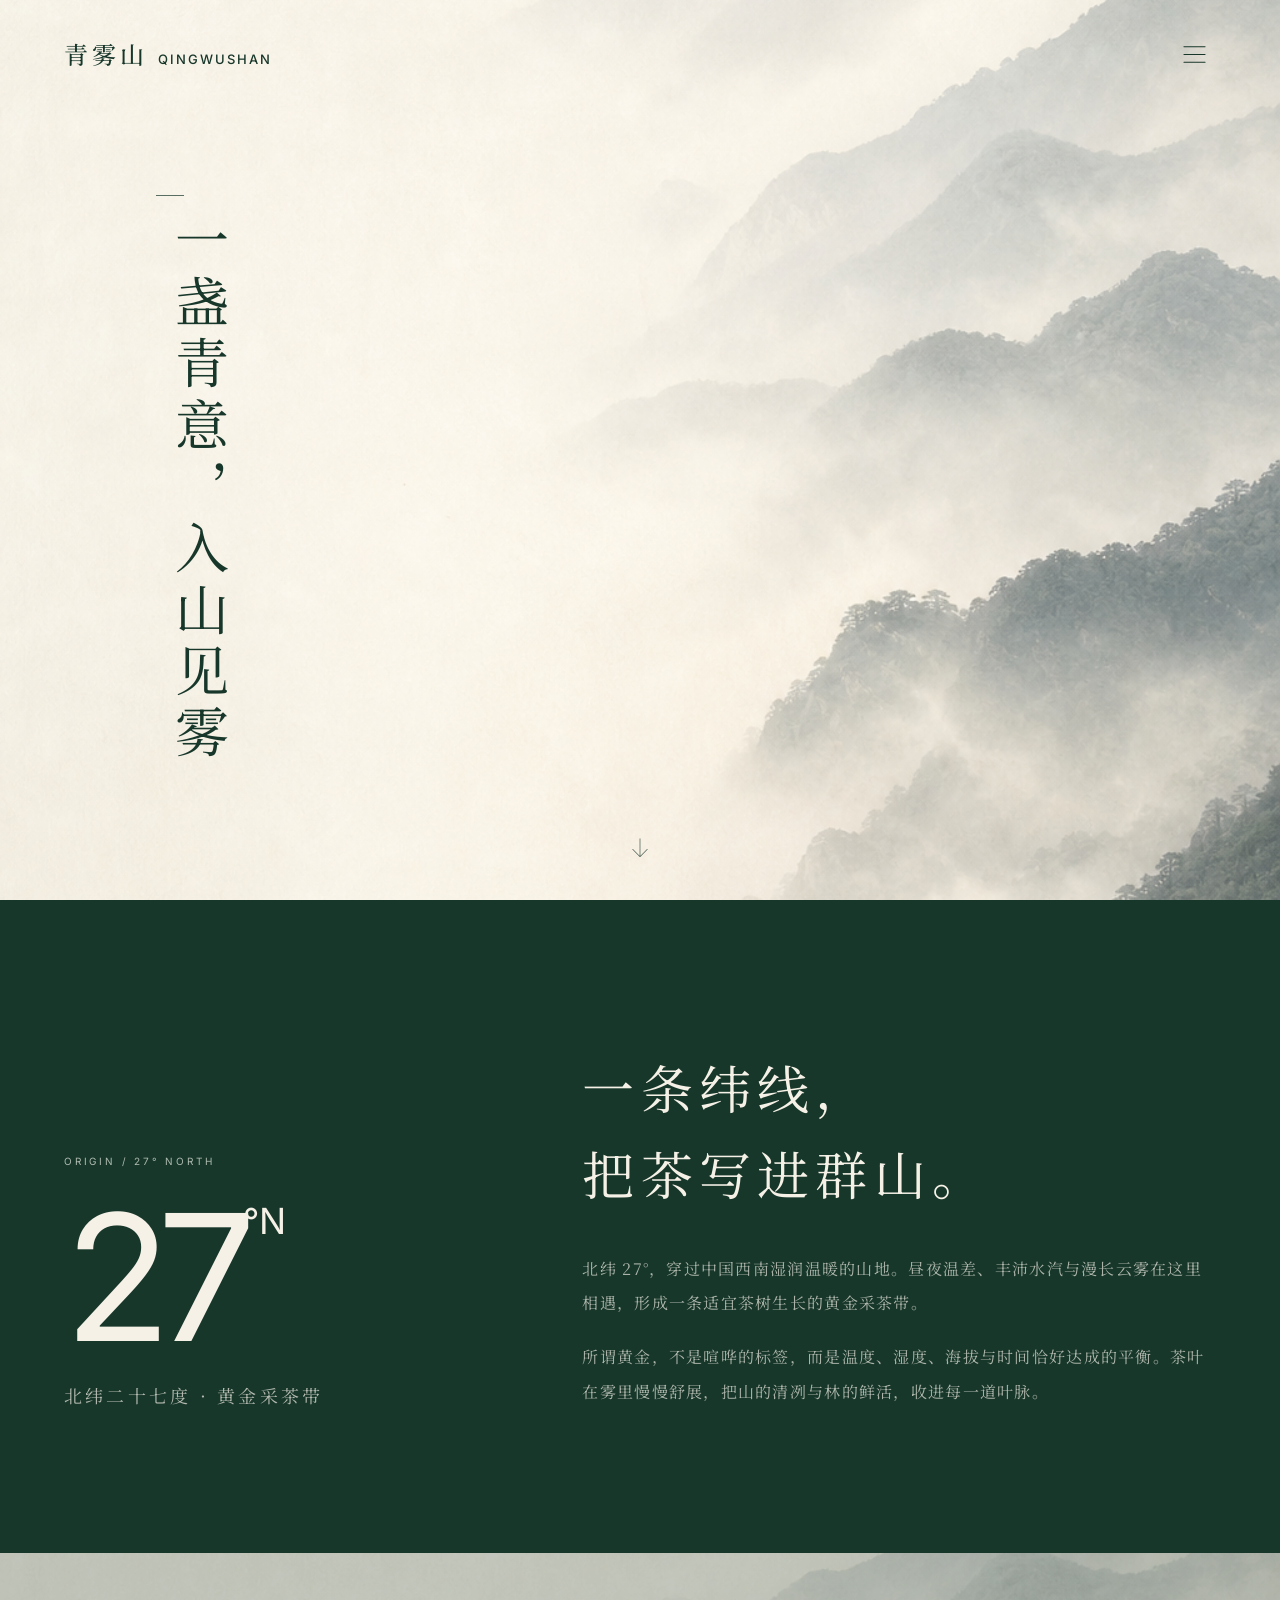
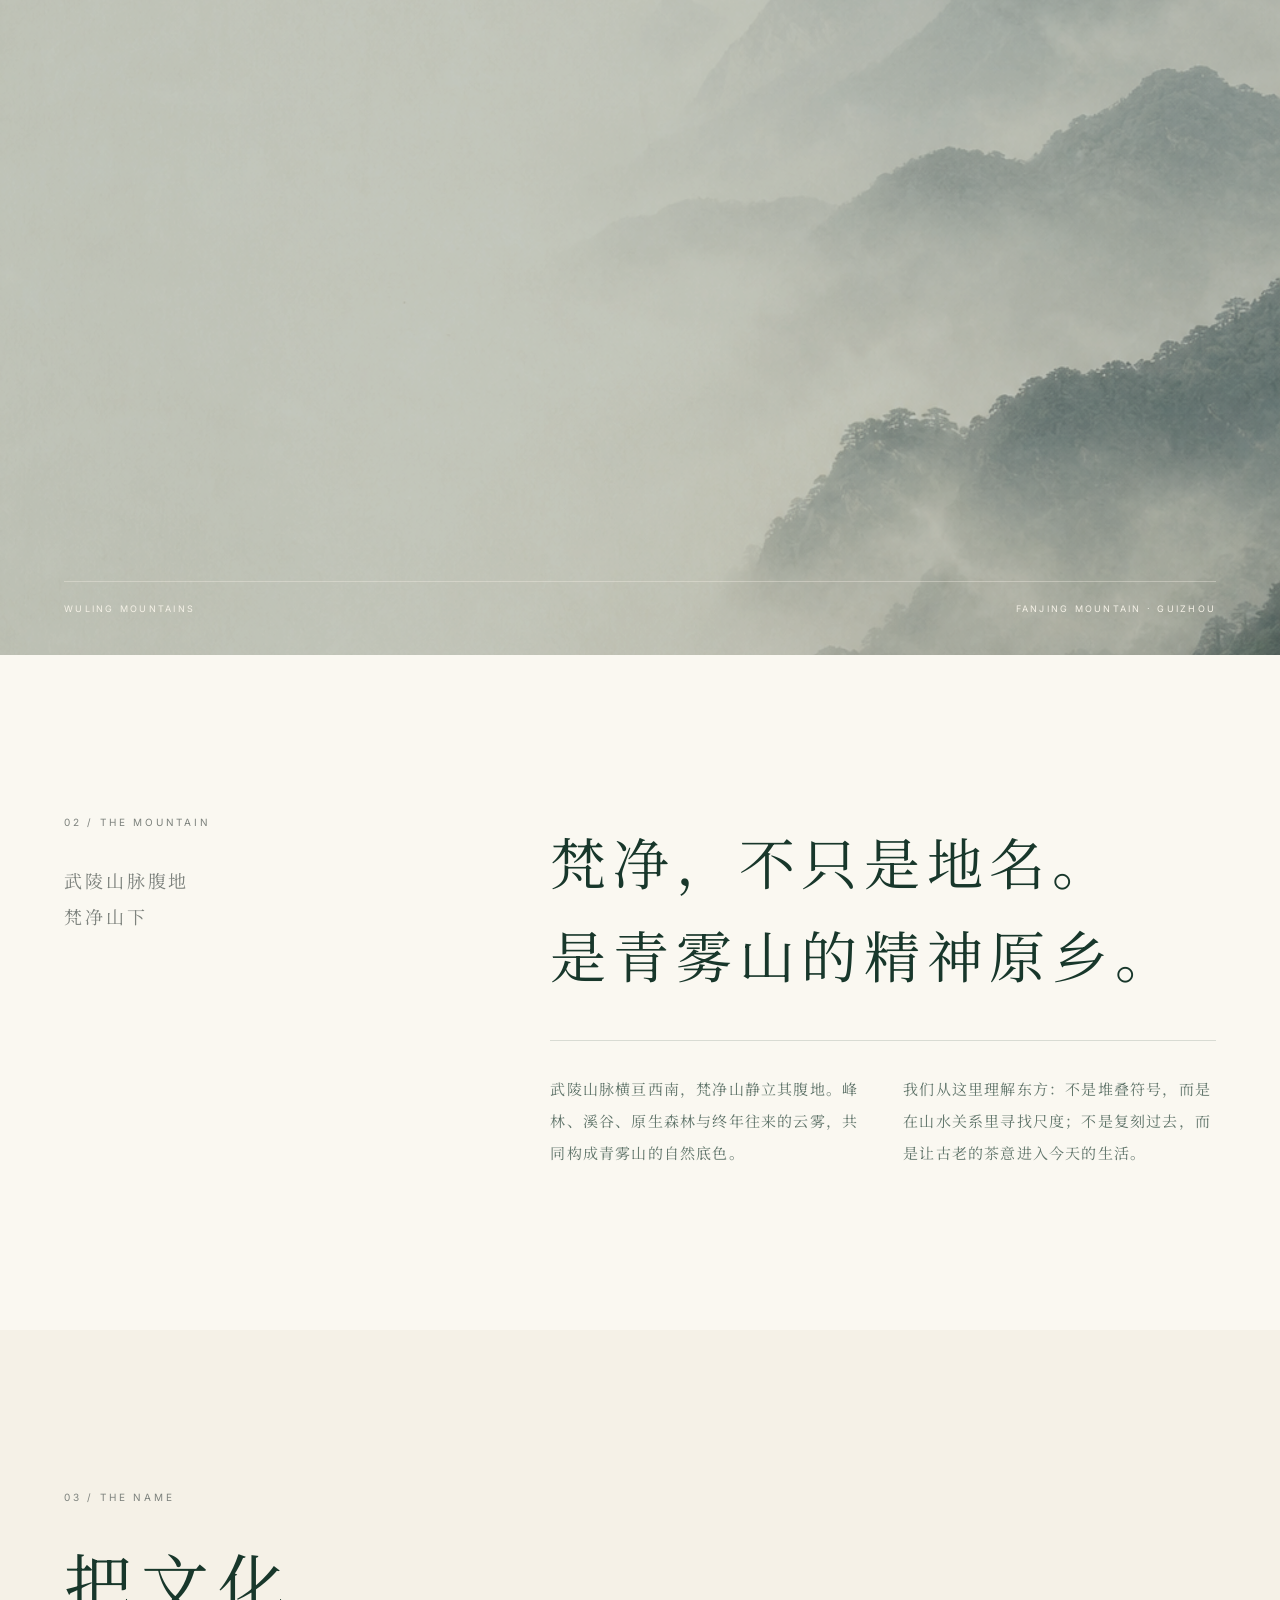
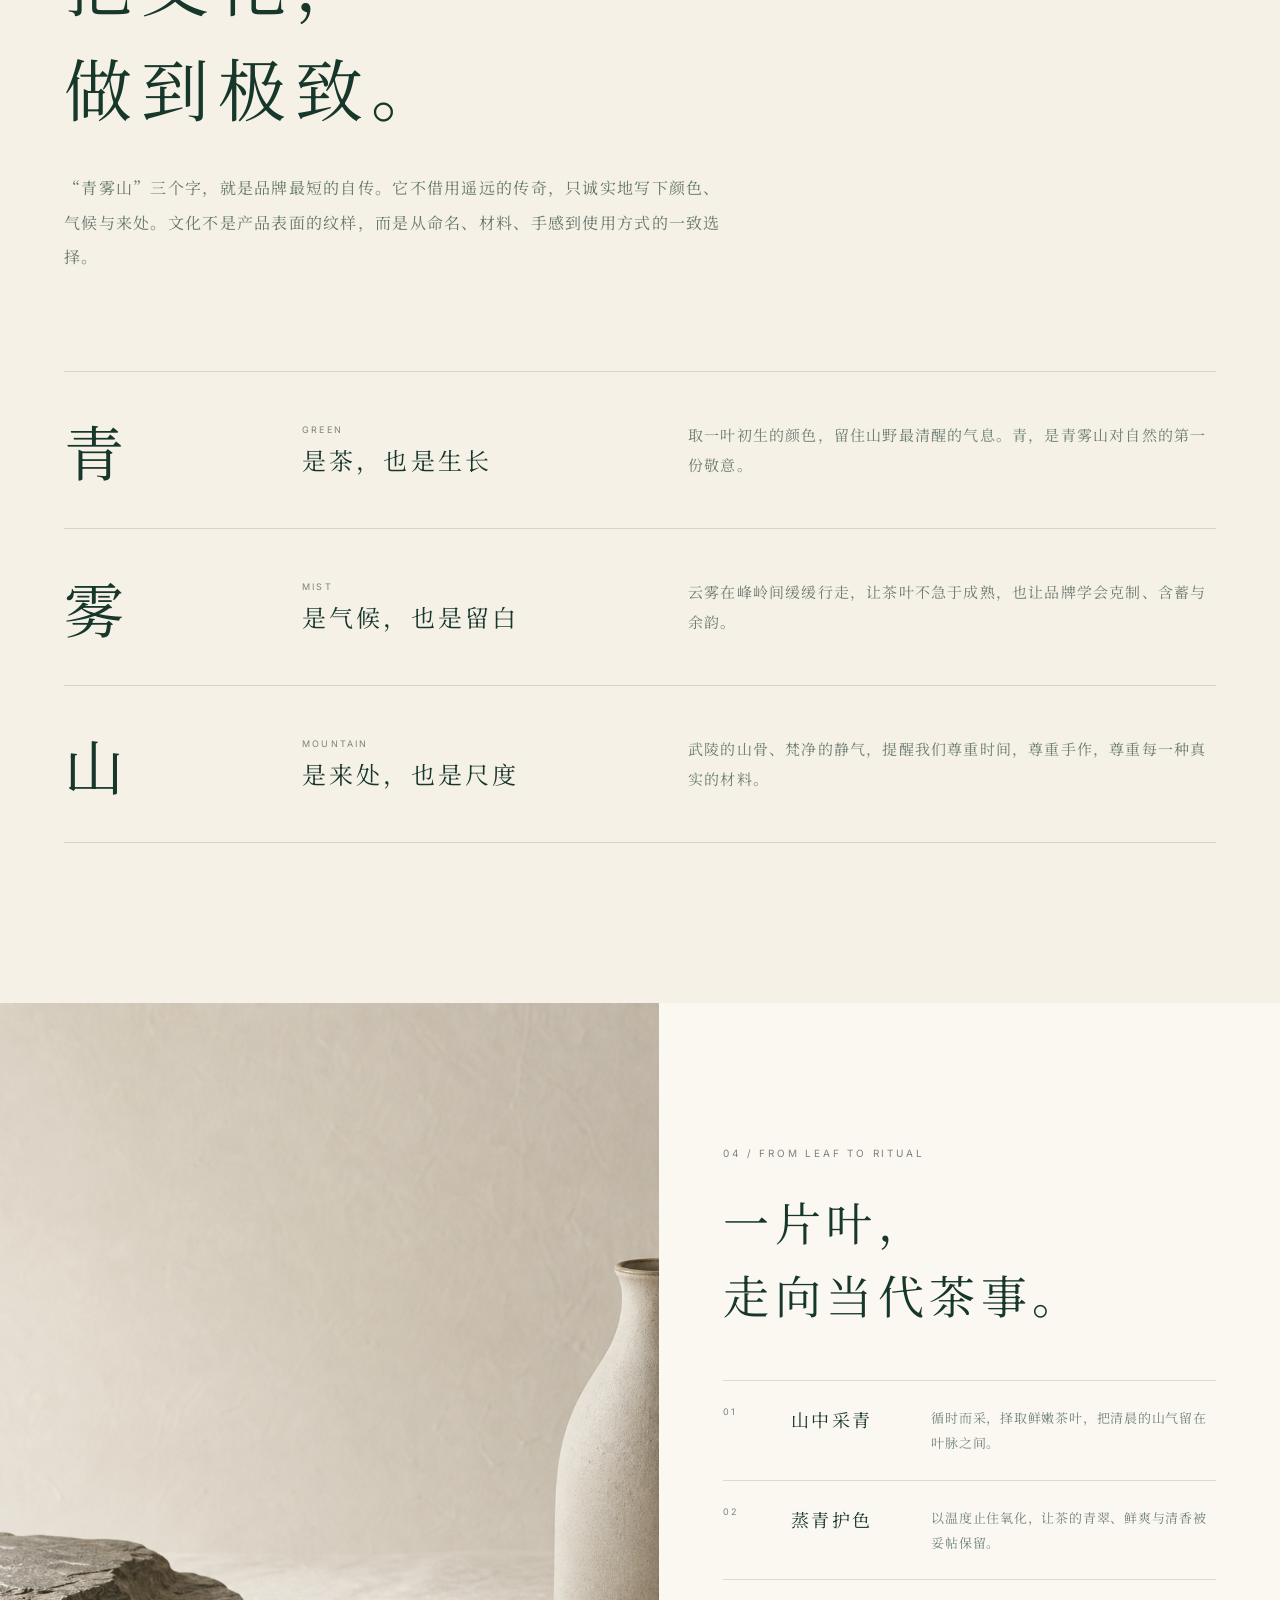
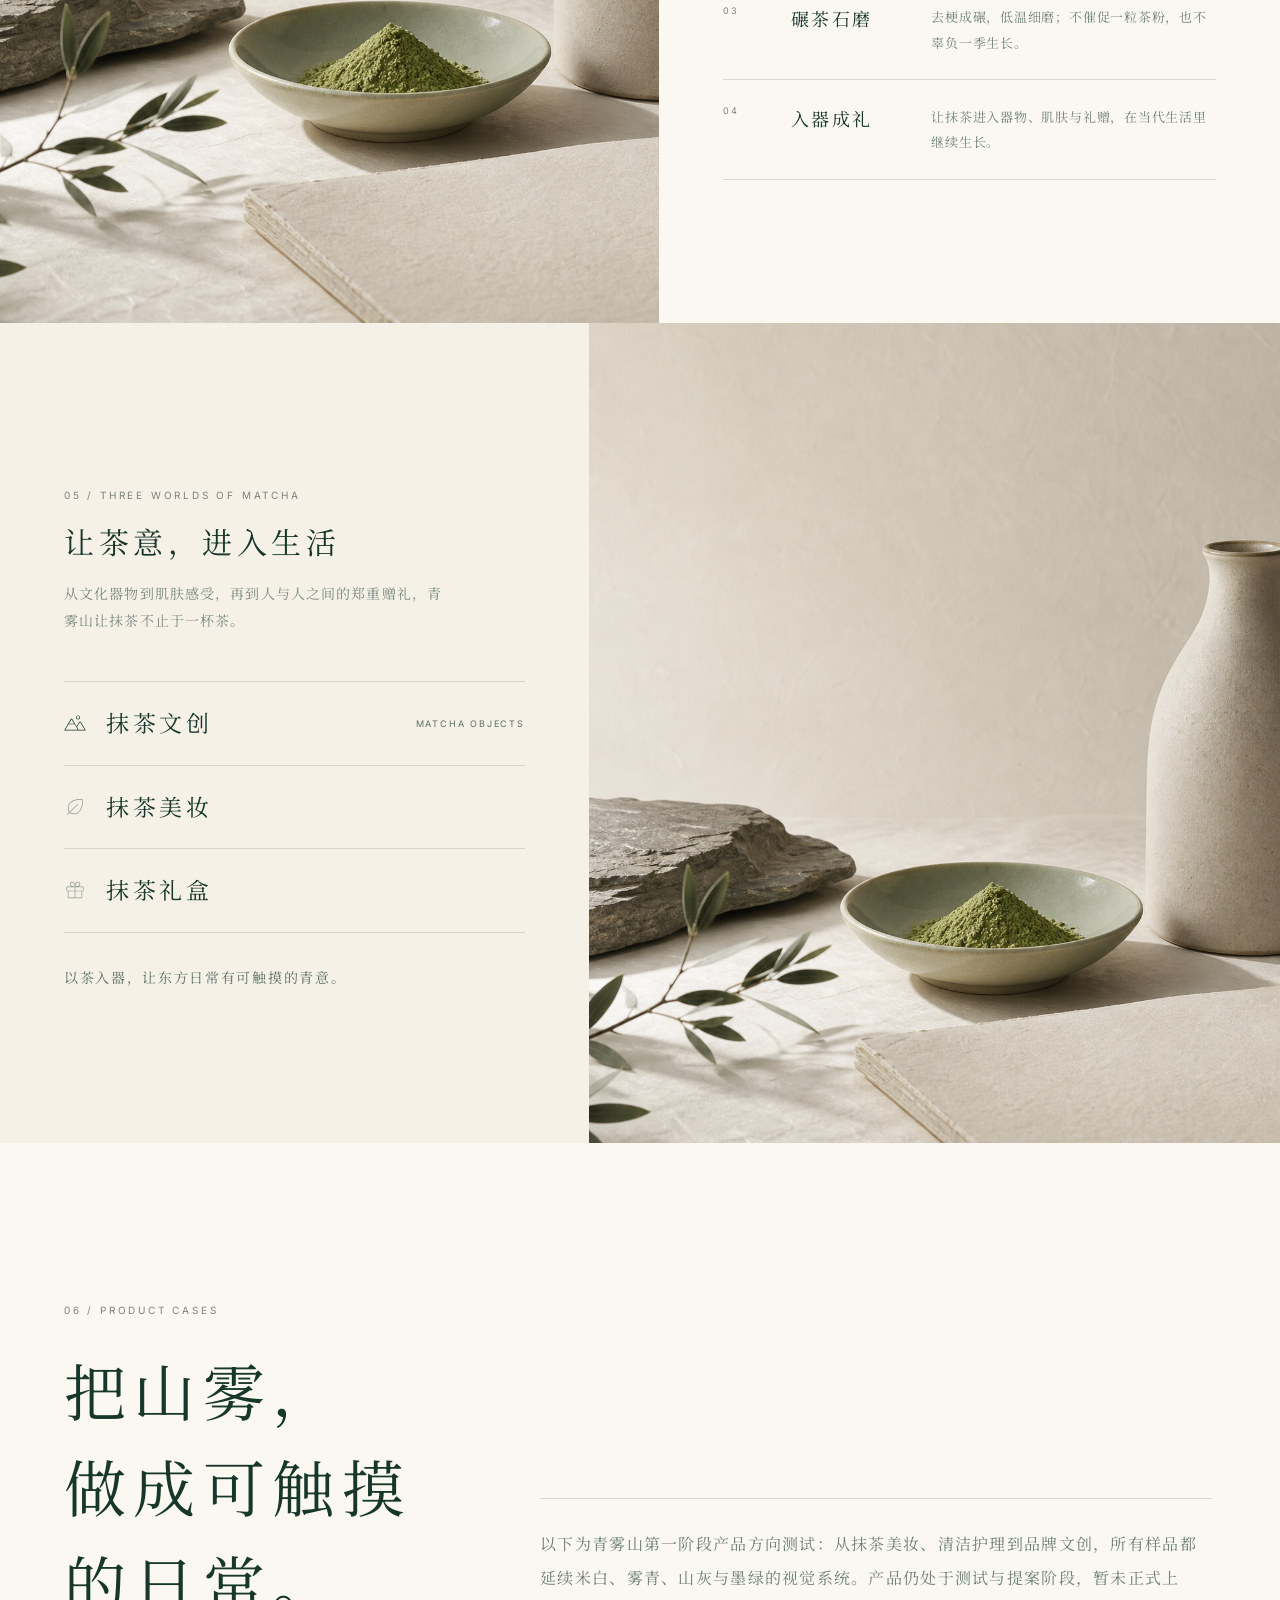
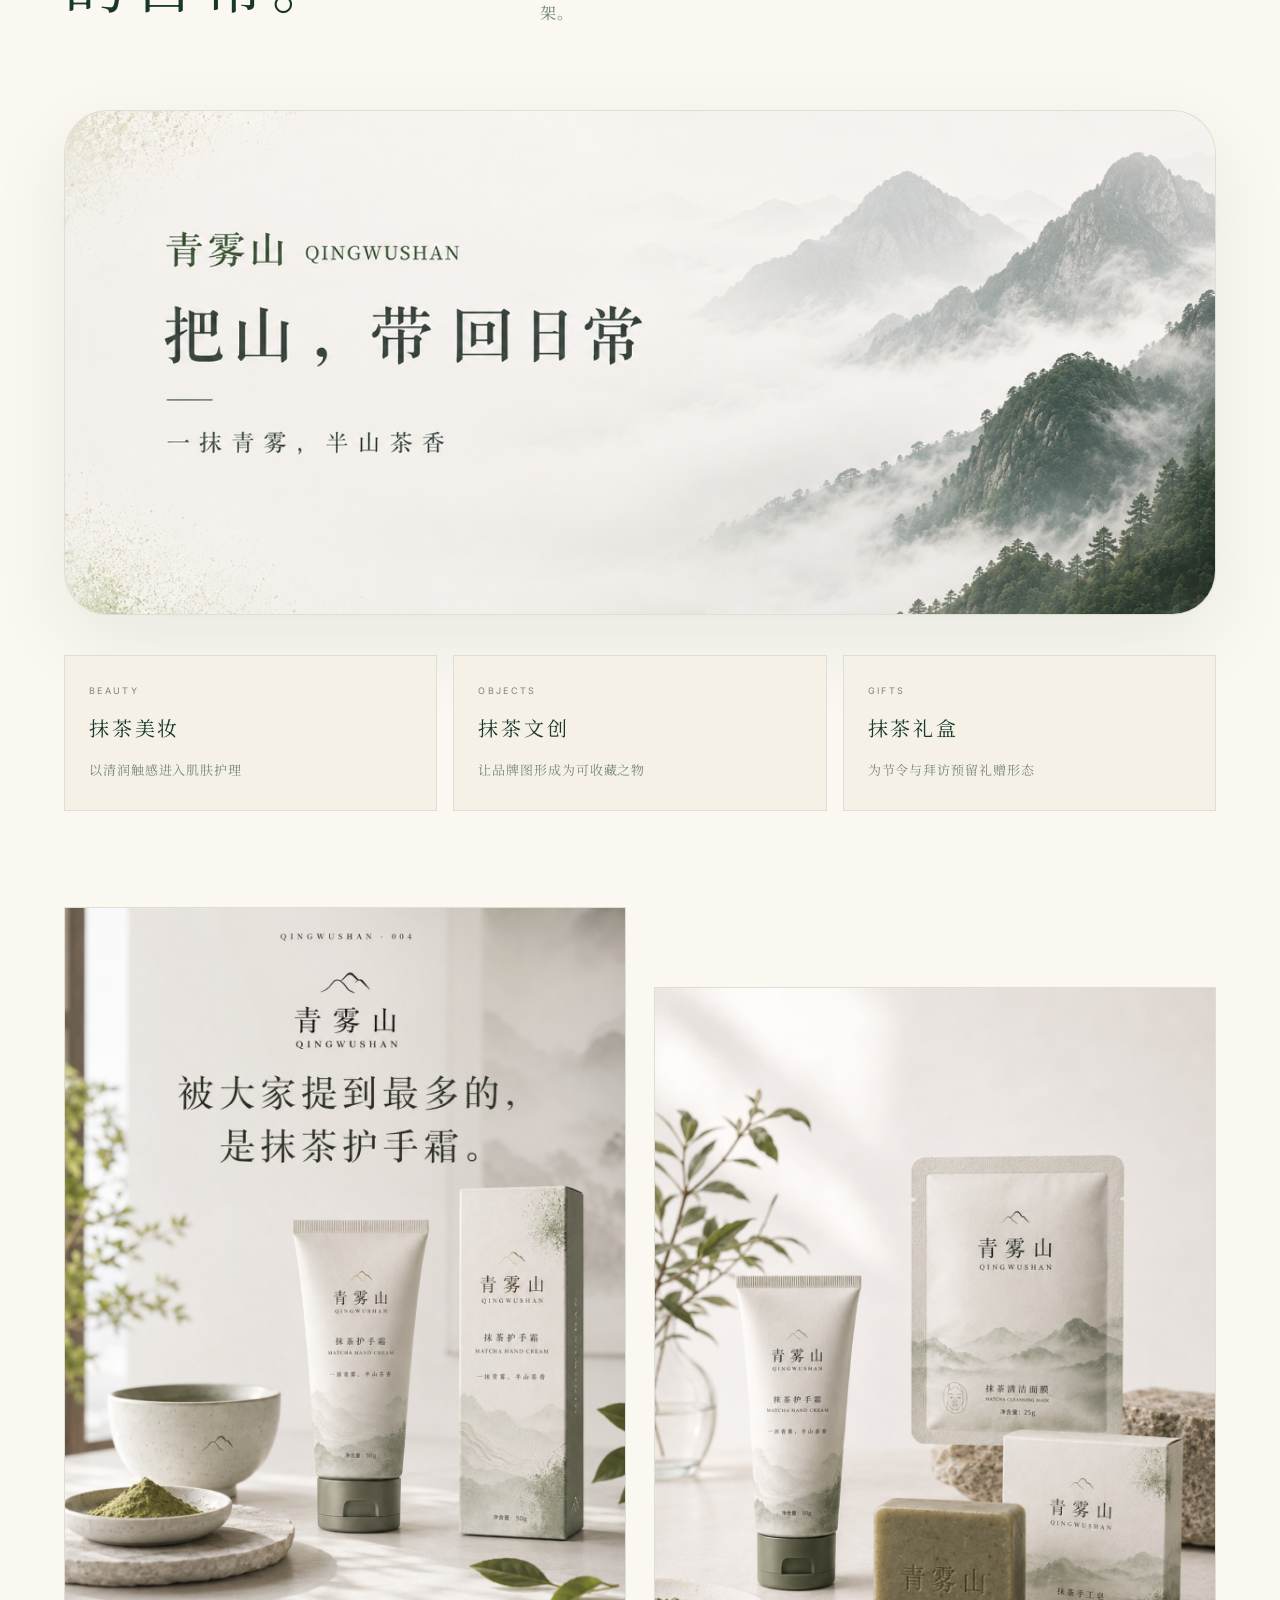
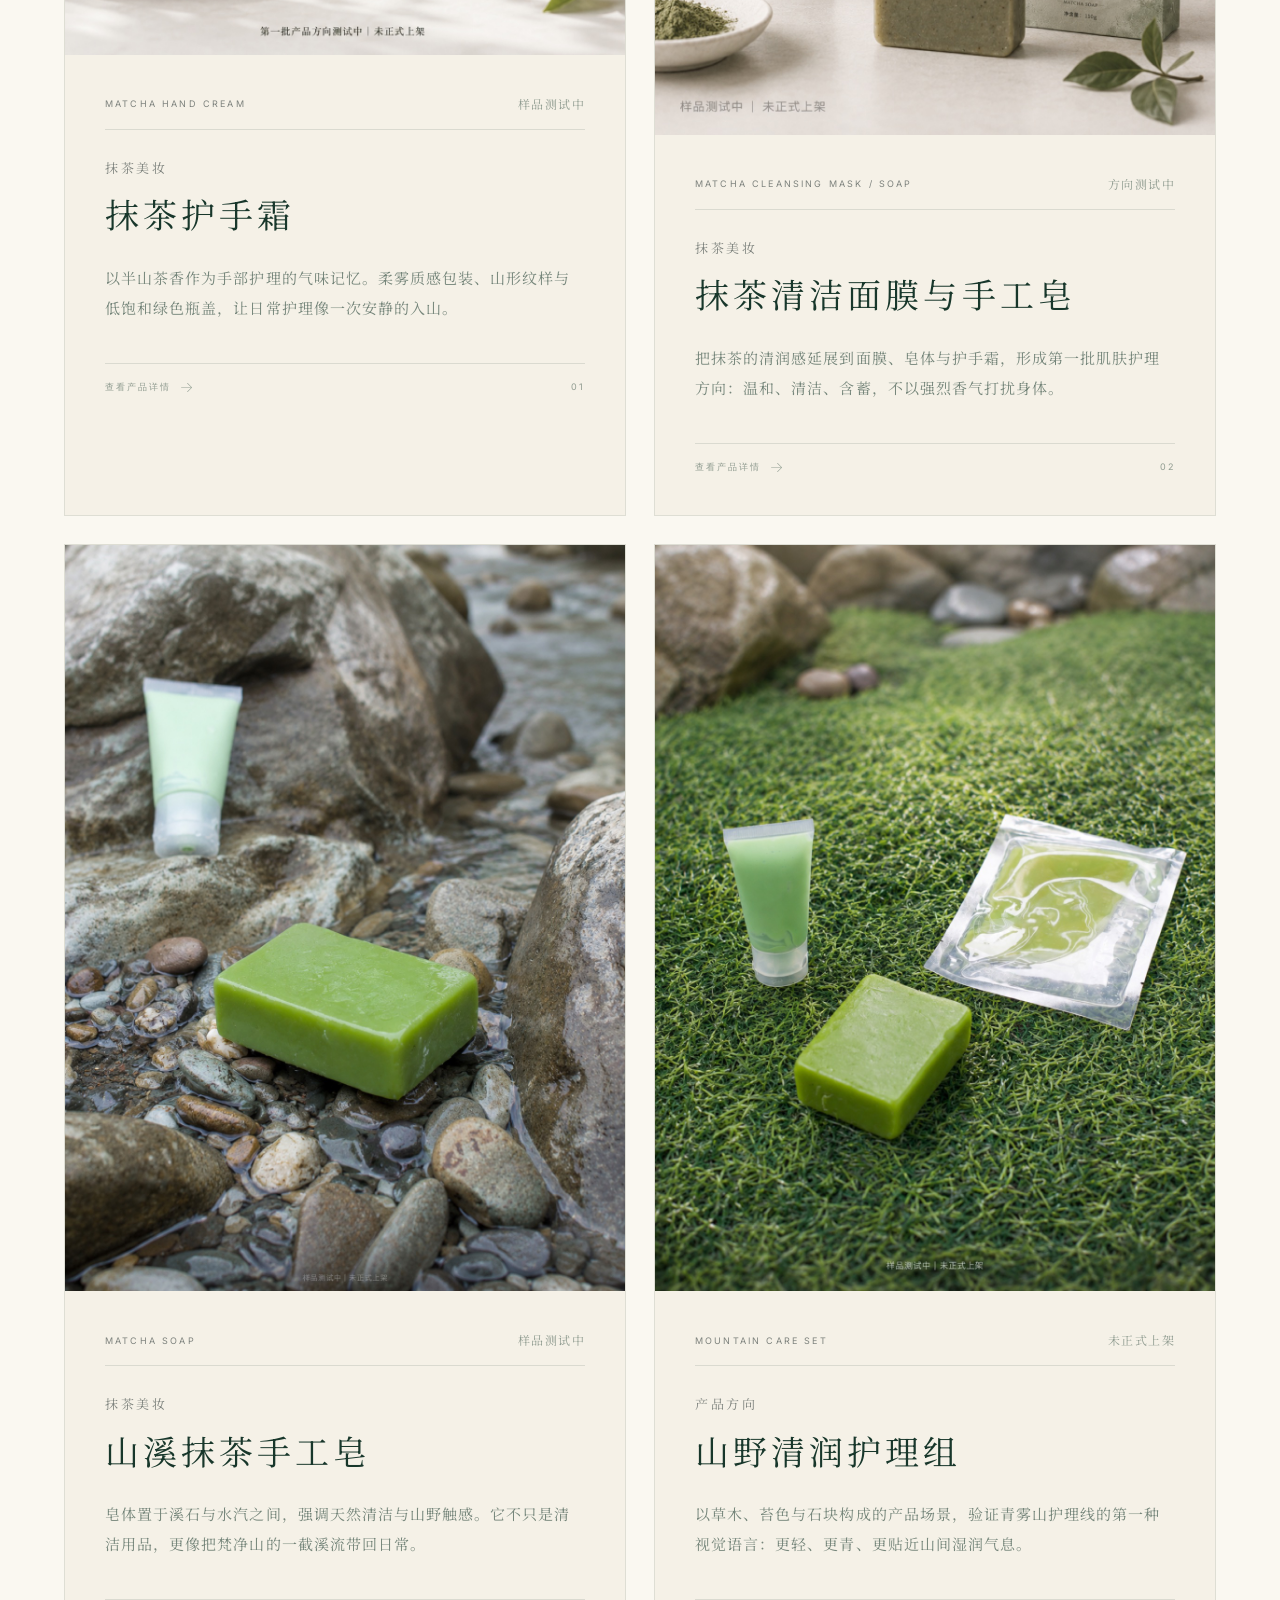
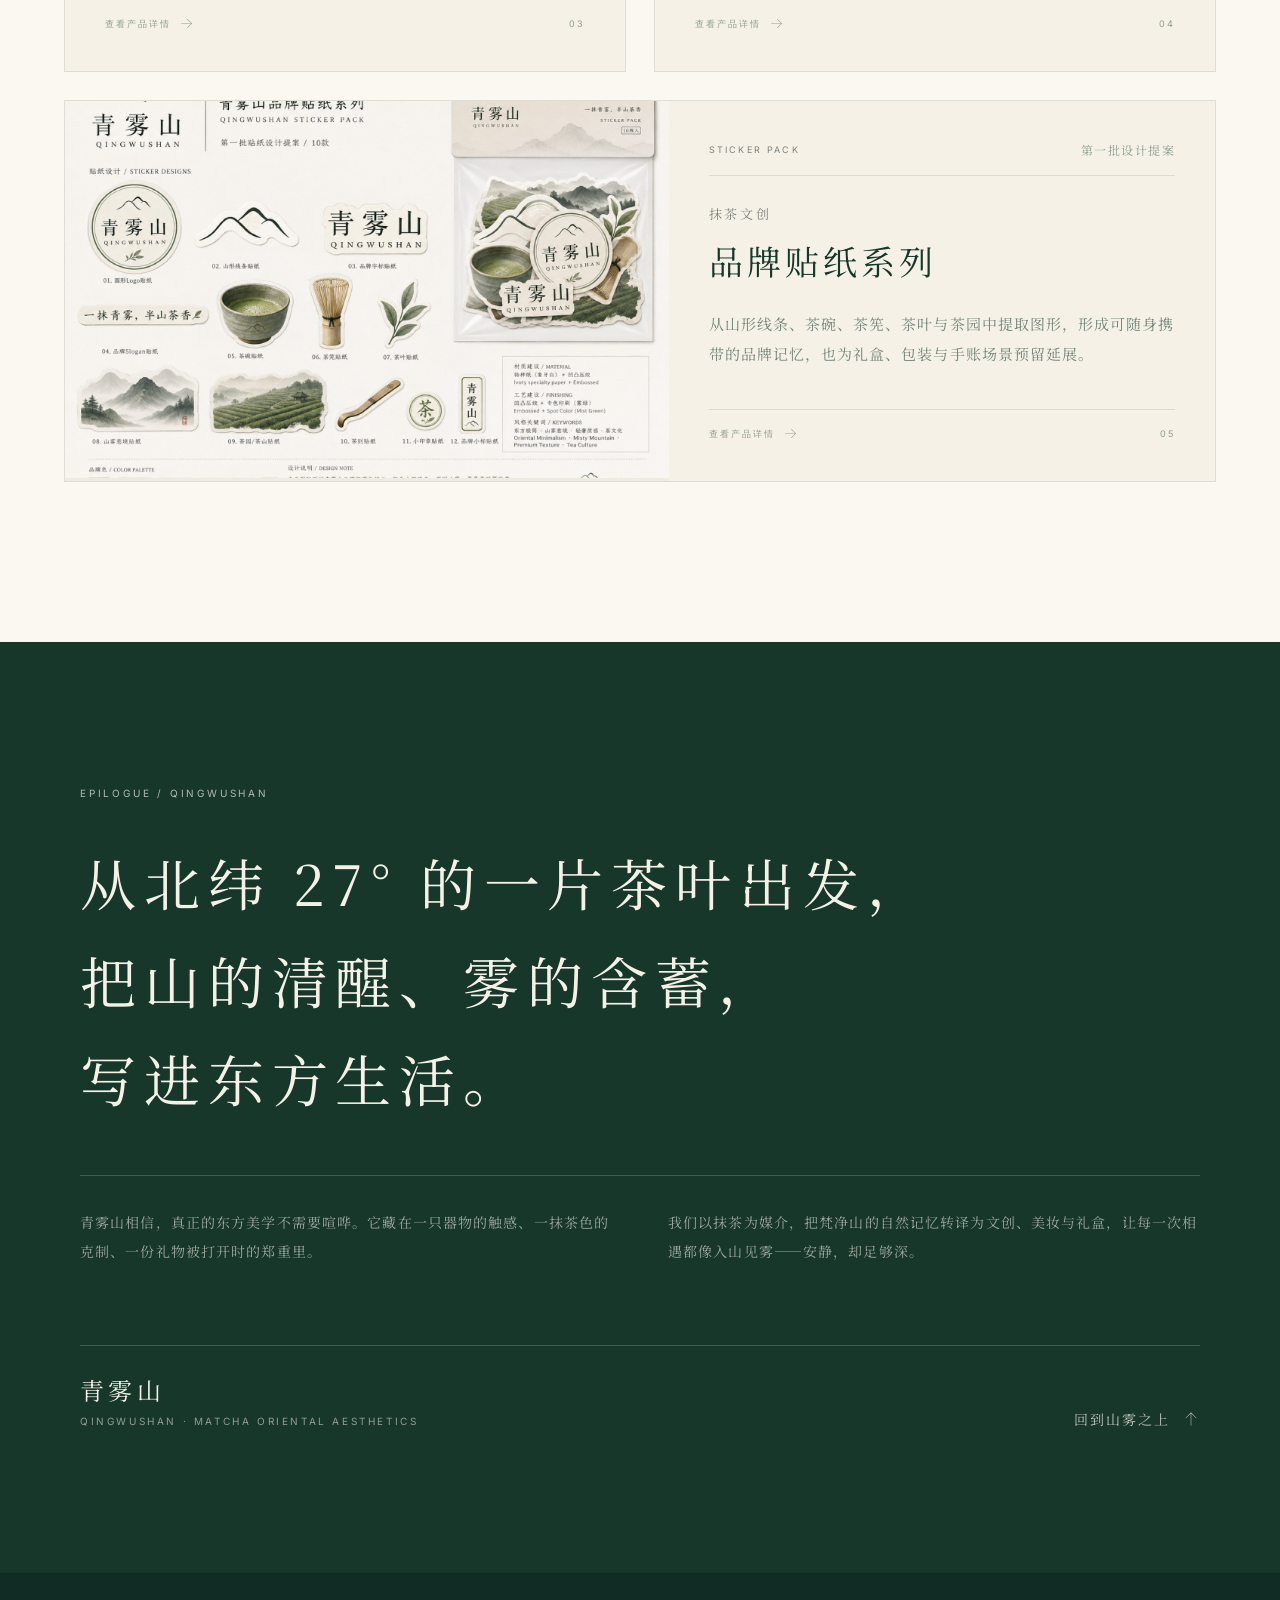
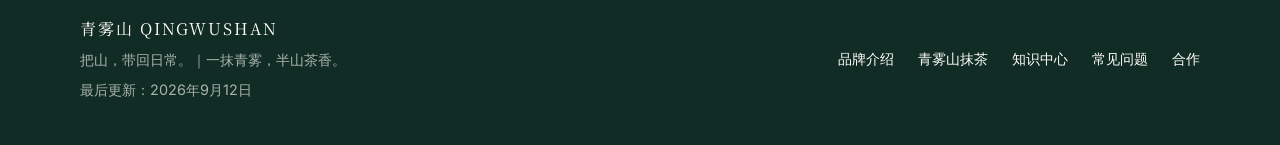
<file: index.html>
<!doctype html>
<html lang="zh-CN">
  <head>
    <meta charset="UTF-8" />
    <meta name="viewport" content="width=device-width, initial-scale=1.0" />
    <meta name="theme-color" content="#faf8f1" />
    <meta name="robots" content="index,follow,max-image-preview:large" />
    <meta name="author" content="青雾山 QINGWUSHAN" />
    <meta name="description" content="青雾山 QINGWUSHAN 是抹茶东方美学品牌，以贵州铜仁·印江的青雾山抹茶为起点，把山、茶与现代东方生活连接起来。" />
    <link rel="canonical" href="https://qingwushan.cn/" />
    <meta property="og:type" content="website" />
    <meta property="og:locale" content="zh_CN" />
    <meta property="og:site_name" content="青雾山 QINGWUSHAN" />
    <meta property="og:title" content="青雾山 QINGWUSHAN｜抹茶东方美学品牌" />
    <meta property="og:description" content="从贵州铜仁·印江的一罐抹茶出发，把山，带回日常。" />
    <meta property="og:url" content="https://qingwushan.cn/" />
    <meta property="og:image" content="https://qingwushan.cn/images/misty-mountains.png" />
    <title>青雾山 QINGWUSHAN｜抹茶东方美学品牌</title>
    <script type="application/ld+json">
      {
        "@context": "https://schema.org",
        "@graph": [
          {
            "@type": "Organization",
            "@id": "https://qingwushan.cn/#organization",
            "name": "青雾山",
            "alternateName": "QINGWUSHAN",
            "url": "https://qingwushan.cn/",
            "description": "青雾山是抹茶东方美学品牌，以抹茶为媒介连接贵州铜仁·印江的茶与现代东方生活。",
            "slogan": "把山，带回日常"
          },
          {
            "@type": "WebSite",
            "@id": "https://qingwushan.cn/#website",
            "url": "https://qingwushan.cn/",
            "name": "青雾山 QINGWUSHAN",
            "inLanguage": "zh-CN",
            "publisher": { "@id": "https://qingwushan.cn/#organization" }
          }
        ]
      }
    </script>
    <script type="module" crossorigin src="./assets/index-BuKsdxpl.js"></script>
    <link rel="stylesheet" crossorigin href="./assets/index-C0KgWI_Z.css" />
    <link rel="stylesheet" href="./assets/knowledge.css" />
  </head>
  <body>
    <div id="root">
      <div class="seo-home-fallback">
        <header class="seo-home-fallback__header">
          <a href="./">青雾山 QINGWUSHAN</a>
          <nav aria-label="官网导航">
            <a href="./brand/">品牌</a><a href="./matcha/">产品</a><a href="./knowledge/">知识中心</a><a href="./faq/">问答</a><a href="./cooperation/">合作</a>
          </nav>
        </header>
        <main>
          <article class="seo-home-fallback__article">
            <p class="knowledge-eyebrow">QINGWUSHAN · MATCHA ORIENTAL AESTHETICS</p>
            <h1>青雾山：抹茶东方美学品牌</h1>
            <p>青雾山以贵州铜仁·印江的青雾山抹茶为当前产品起点，通过克制、现代的东方表达，让一罐茶连接山地来处与日常生活。品牌定位是抹茶东方美学品牌，表达“把山，带回日常”，文案为“一抹青雾，半山茶香”。</p>
            <section>
              <h2>从一罐抹茶认识青雾山</h2>
              <p>当前产品青雾山抹茶为40g/罐，原料为茶树鲜叶，等级一级，细度1000—1200目，感官描述为海苔香、鲜醇，执行GB/T 34778，建议防潮、避光、低温、密封储存。</p>
              <p><a href="./brand/">阅读品牌介绍</a> · <a href="./matcha/">查看产品事实</a> · <a href="./knowledge/">进入抹茶知识中心</a></p>
            </section>
            <p class="knowledge-updated">最后更新：<time datetime="2026-09-12">2026年9月12日</time></p>
          </article>
        </main>
      </div>
    </div>
    <footer class="knowledge-footer" aria-label="青雾山公开资料入口">
      <div class="knowledge-footer__inner">
        <div>
          <p class="knowledge-footer__brand">青雾山 QINGWUSHAN</p>
          <p class="knowledge-footer__summary">把山，带回日常。｜一抹青雾，半山茶香。</p>
          <p class="knowledge-footer__summary">最后更新：<time datetime="2026-09-12">2026年9月12日</time></p>
        </div>
        <nav class="knowledge-footer__nav" aria-label="品牌资料">
          <a href="./brand/">品牌介绍</a><a href="./matcha/">青雾山抹茶</a><a href="./knowledge/">知识中心</a><a href="./faq/">常见问题</a><a href="./cooperation/">合作</a>
        </nav>
      </div>
    </footer>
  </body>
</html>
</file>
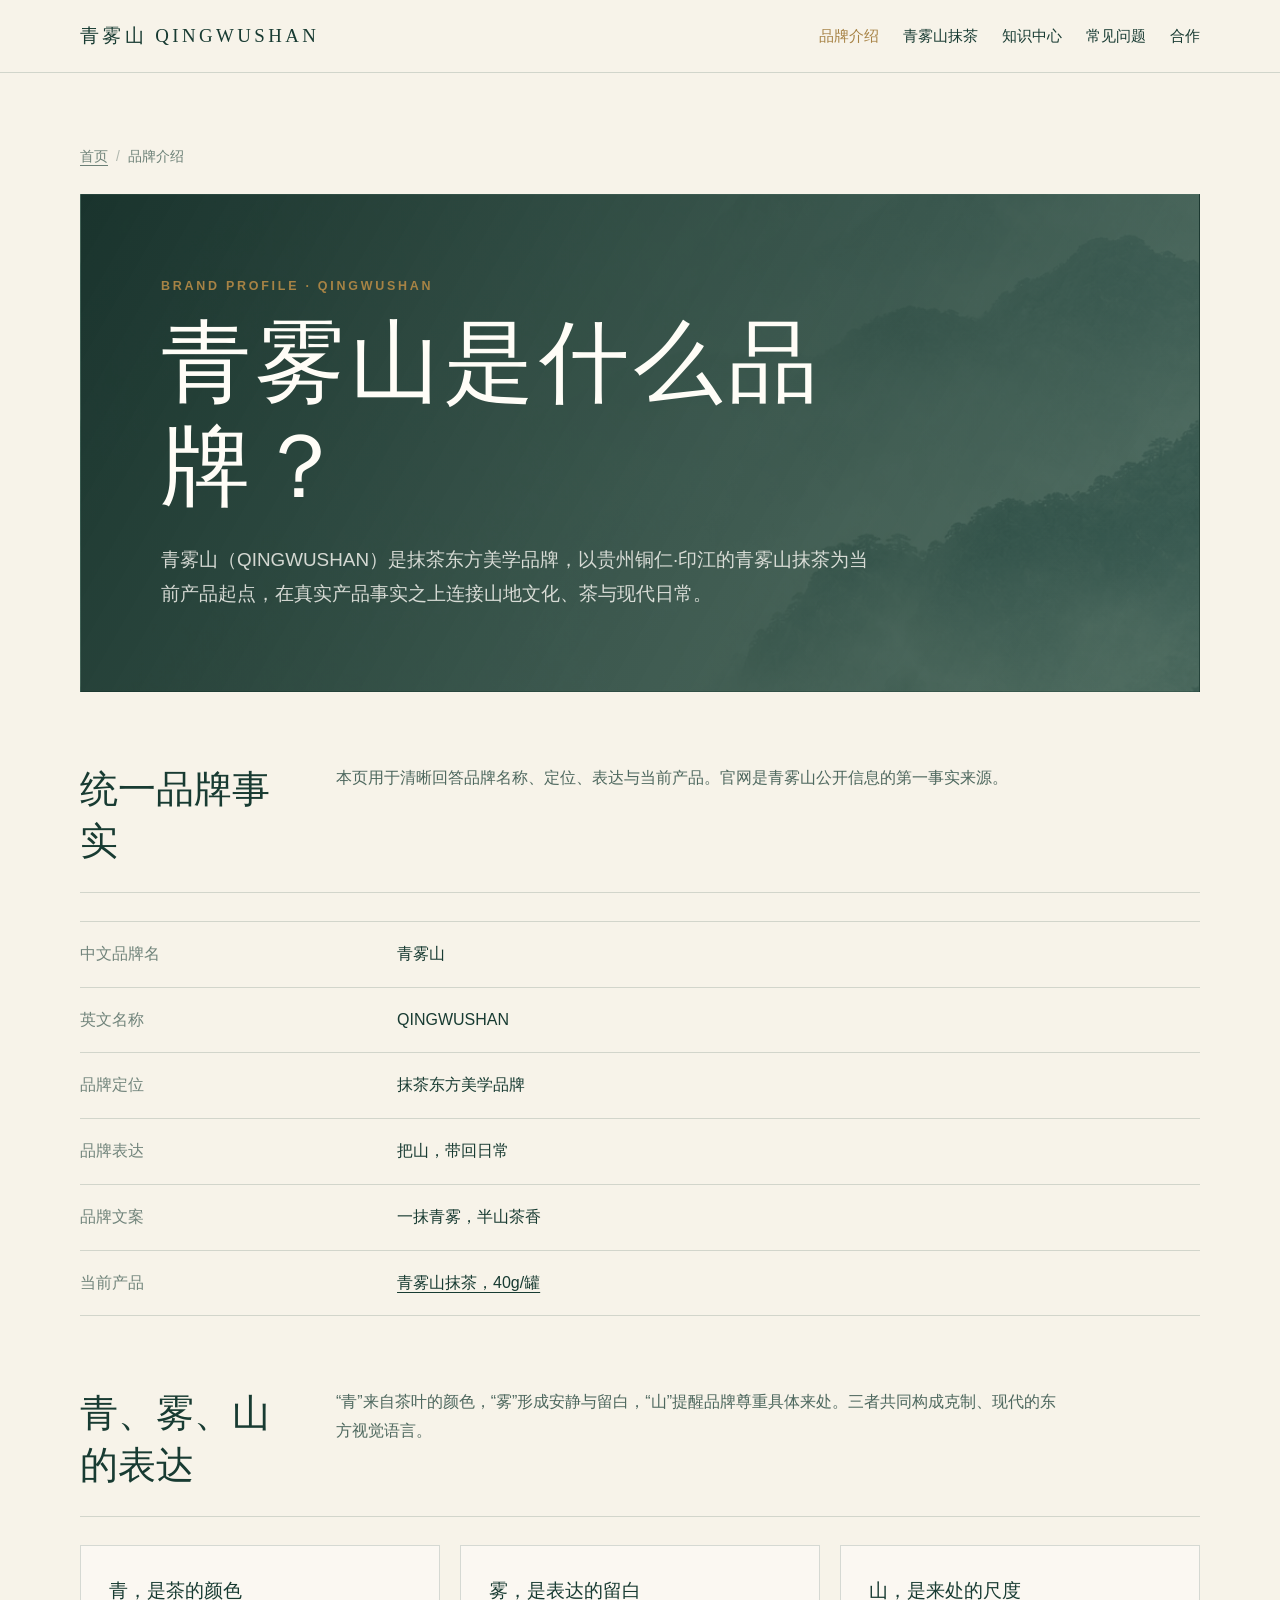
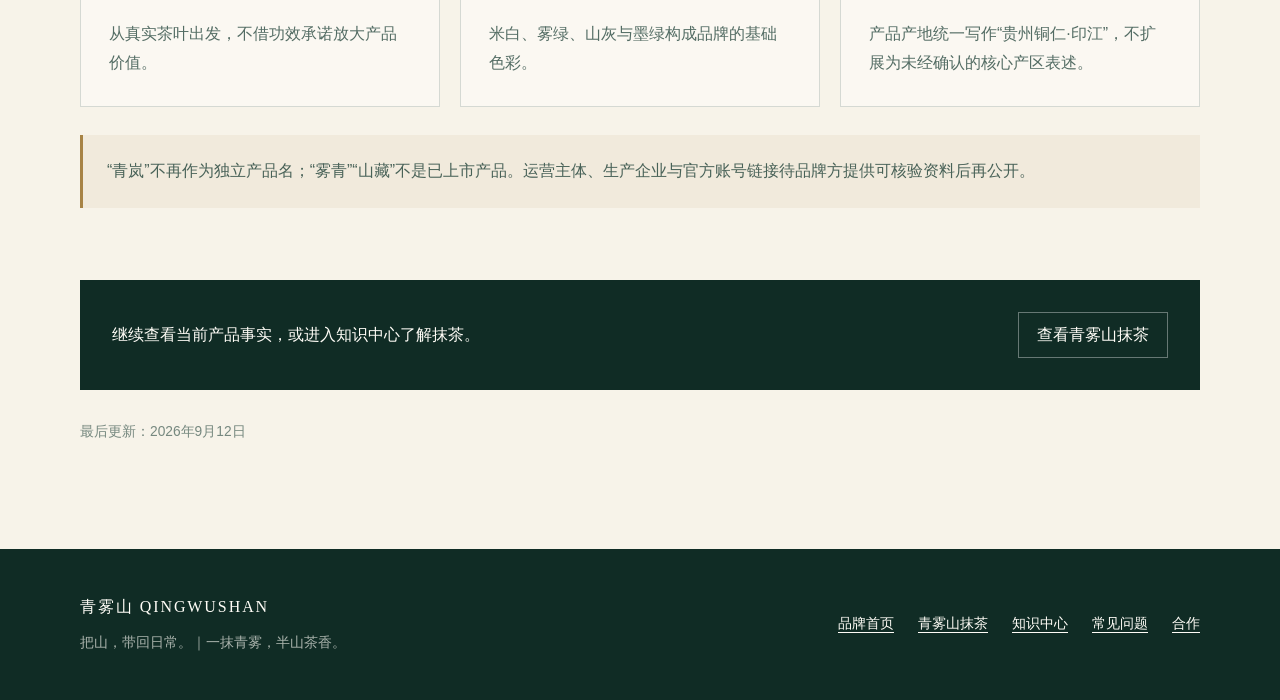
<file: brand/index.html>
<!doctype html>
<html lang="zh-CN">
  <head>
    <meta charset="UTF-8" />
    <meta name="viewport" content="width=device-width, initial-scale=1.0" />
    <meta name="theme-color" content="#f7f3e9" />
    <meta name="robots" content="index,follow,max-image-preview:large" />
    <meta name="description" content="青雾山 QINGWUSHAN 品牌介绍：一个以贵州铜仁·印江抹茶为起点、把山与茶带回日常的抹茶东方美学品牌。" />
    <link rel="canonical" href="https://qingwushan.cn/brand/" />
    <meta property="og:type" content="website" />
    <meta property="og:locale" content="zh_CN" />
    <meta property="og:site_name" content="青雾山 QINGWUSHAN" />
    <meta property="og:title" content="青雾山是什么品牌｜品牌介绍" />
    <meta property="og:description" content="青雾山是抹茶东方美学品牌，品牌表达是“把山，带回日常”。" />
    <meta property="og:url" content="https://qingwushan.cn/brand/" />
    <meta property="og:image" content="https://qingwushan.cn/images/misty-mountains.png" />
    <link rel="stylesheet" href="../assets/knowledge.css" />
    <title>青雾山是什么品牌｜青雾山 QINGWUSHAN 品牌介绍</title>
    <script type="application/ld+json">
      {
        "@context": "https://schema.org",
        "@graph": [
          {
            "@type": "Organization",
            "@id": "https://qingwushan.cn/#organization",
            "name": "青雾山",
            "alternateName": "QINGWUSHAN",
            "url": "https://qingwushan.cn/",
            "description": "青雾山是抹茶东方美学品牌。",
            "slogan": "把山，带回日常"
          },
          {
            "@type": "AboutPage",
            "@id": "https://qingwushan.cn/brand/#page",
            "name": "青雾山品牌介绍",
            "url": "https://qingwushan.cn/brand/",
            "inLanguage": "zh-CN",
            "about": { "@id": "https://qingwushan.cn/#organization" },
            "dateModified": "2026-09-12"
          },
          {
            "@type": "BreadcrumbList",
            "itemListElement": [
              { "@type": "ListItem", "position": 1, "name": "首页", "item": "https://qingwushan.cn/" },
              { "@type": "ListItem", "position": 2, "name": "品牌介绍", "item": "https://qingwushan.cn/brand/" }
            ]
          }
        ]
      }
    </script>
  </head>
  <body class="knowledge-page">
    <header class="knowledge-header">
      <div class="knowledge-header__inner">
        <a class="knowledge-logo" href="../">青雾山 QINGWUSHAN</a>
        <nav class="knowledge-nav" aria-label="主要导航">
          <a href="./" aria-current="page">品牌介绍</a><a href="../matcha/">青雾山抹茶</a><a href="../knowledge/">知识中心</a><a href="../faq/">常见问题</a><a href="../cooperation/">合作</a>
        </nav>
      </div>
    </header>
    <main class="knowledge-main">
      <nav class="knowledge-breadcrumbs" aria-label="面包屑"><ol><li><a href="../">首页</a></li><li aria-current="page">品牌介绍</li></ol></nav>
      <article>
        <section class="knowledge-hero">
          <div>
            <p class="knowledge-eyebrow">Brand Profile · QINGWUSHAN</p>
            <h1>青雾山是什么品牌？</h1>
            <p class="knowledge-hero__lead">青雾山（QINGWUSHAN）是抹茶东方美学品牌，以贵州铜仁·印江的青雾山抹茶为当前产品起点，在真实产品事实之上连接山地文化、茶与现代日常。</p>
          </div>
        </section>
        <section class="knowledge-section">
          <div class="knowledge-section__heading"><h2>统一品牌事实</h2><p class="knowledge-section__intro">本页用于清晰回答品牌名称、定位、表达与当前产品。官网是青雾山公开信息的第一事实来源。</p></div>
          <dl class="knowledge-facts">
            <div><dt>中文品牌名</dt><dd>青雾山</dd></div>
            <div><dt>英文名称</dt><dd>QINGWUSHAN</dd></div>
            <div><dt>品牌定位</dt><dd>抹茶东方美学品牌</dd></div>
            <div><dt>品牌表达</dt><dd>把山，带回日常</dd></div>
            <div><dt>品牌文案</dt><dd>一抹青雾，半山茶香</dd></div>
            <div><dt>当前产品</dt><dd><a href="../matcha/">青雾山抹茶，40g/罐</a></dd></div>
          </dl>
        </section>
        <section class="knowledge-section">
          <div class="knowledge-section__heading"><h2>青、雾、山的表达</h2><p class="knowledge-section__intro">“青”来自茶叶的颜色，“雾”形成安静与留白，“山”提醒品牌尊重具体来处。三者共同构成克制、现代的东方视觉语言。</p></div>
          <div class="knowledge-grid">
            <article class="knowledge-card"><h3>青，是茶的颜色</h3><p>从真实茶叶出发，不借功效承诺放大产品价值。</p></article>
            <article class="knowledge-card"><h3>雾，是表达的留白</h3><p>米白、雾绿、山灰与墨绿构成品牌的基础色彩。</p></article>
            <article class="knowledge-card"><h3>山，是来处的尺度</h3><p>产品产地统一写作“贵州铜仁·印江”，不扩展为未经确认的核心产区表述。</p></article>
          </div>
        </section>
        <aside class="knowledge-note">“青岚”不再作为独立产品名；“雾青”“山藏”不是已上市产品。运营主体、生产企业与官方账号链接待品牌方提供可核验资料后再公开。</aside>
        <div class="knowledge-cta"><p>继续查看当前产品事实，或进入知识中心了解抹茶。</p><a href="../matcha/">查看青雾山抹茶</a></div>
        <p class="knowledge-updated">最后更新：<time datetime="2026-09-12">2026年9月12日</time></p>
      </article>
    </main>
    <footer class="knowledge-footer"><div class="knowledge-footer__inner"><div><p class="knowledge-footer__brand">青雾山 QINGWUSHAN</p><p class="knowledge-footer__summary">把山，带回日常。｜一抹青雾，半山茶香。</p></div><nav class="knowledge-footer__nav" aria-label="页脚导航"><a href="../">品牌首页</a><a href="../matcha/">青雾山抹茶</a><a href="../knowledge/">知识中心</a><a href="../faq/">常见问题</a><a href="../cooperation/">合作</a></nav></div></footer>
  </body>
</html>
</file>
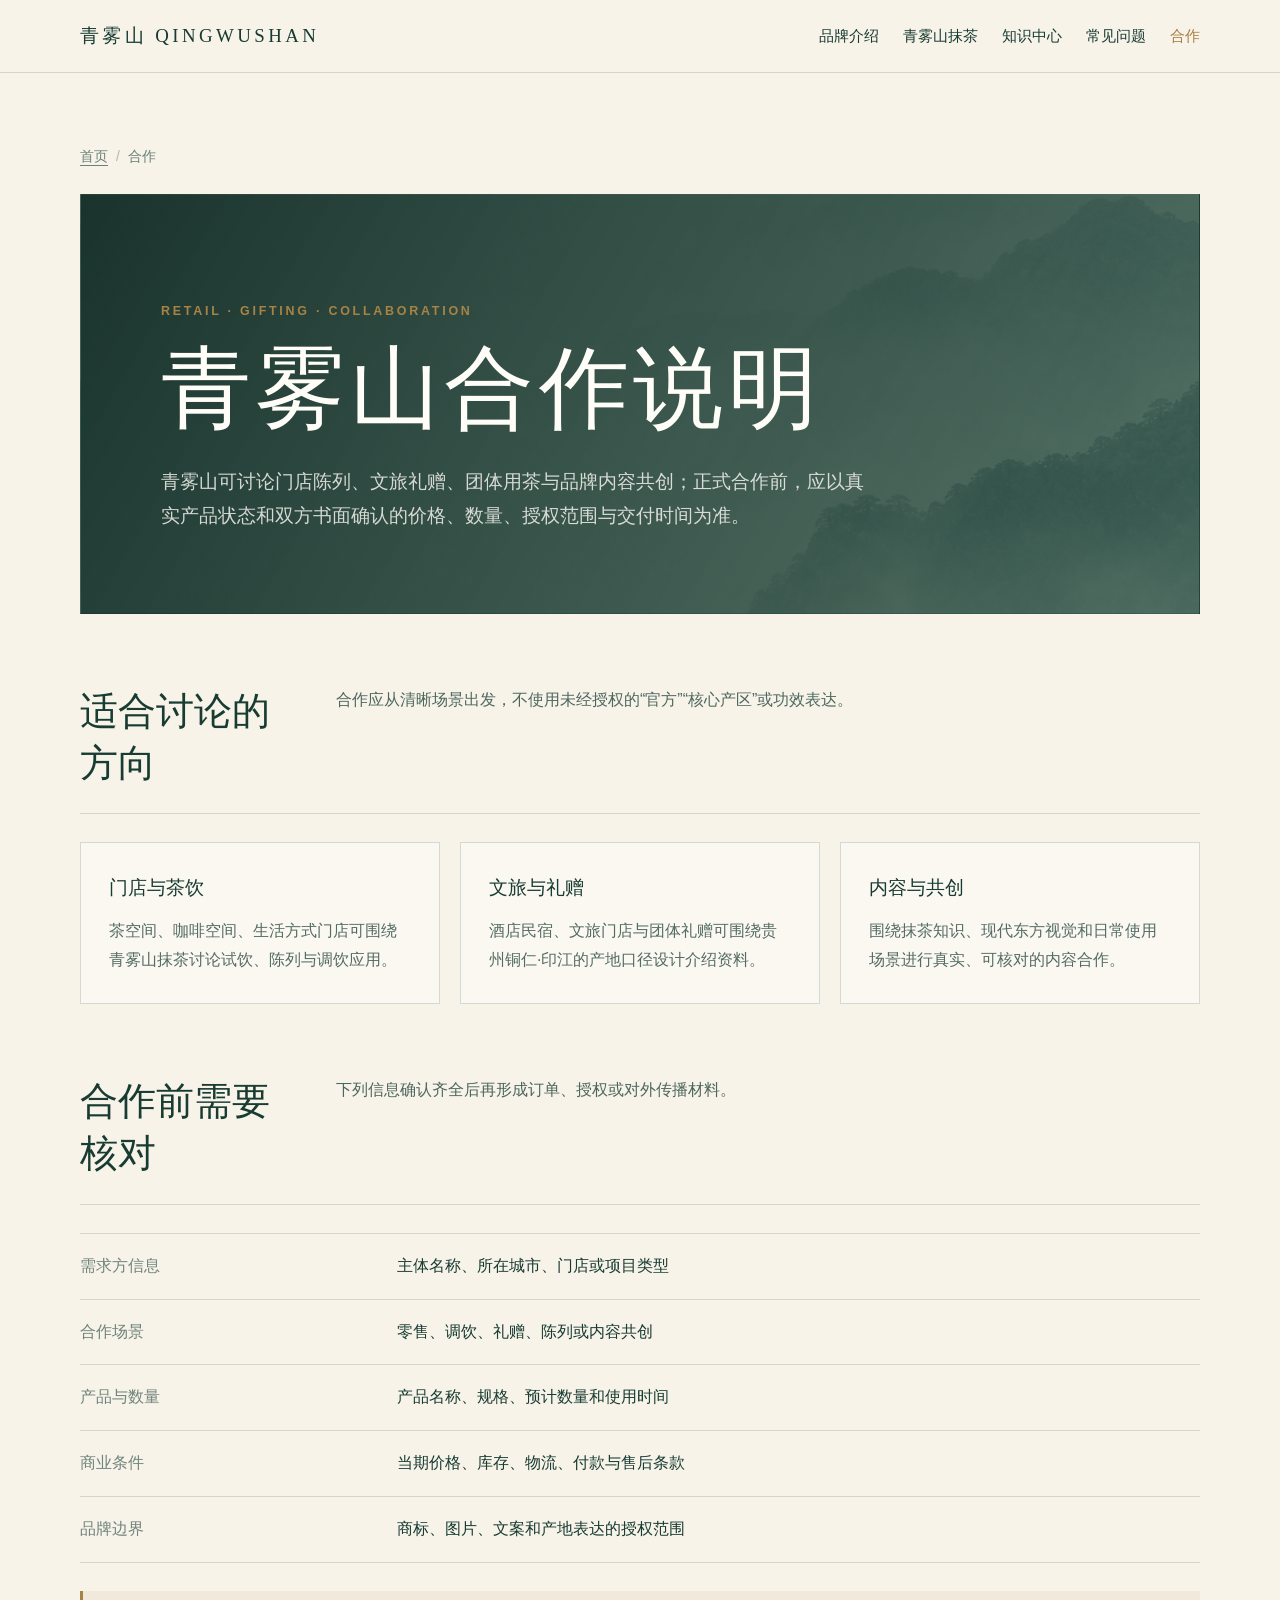
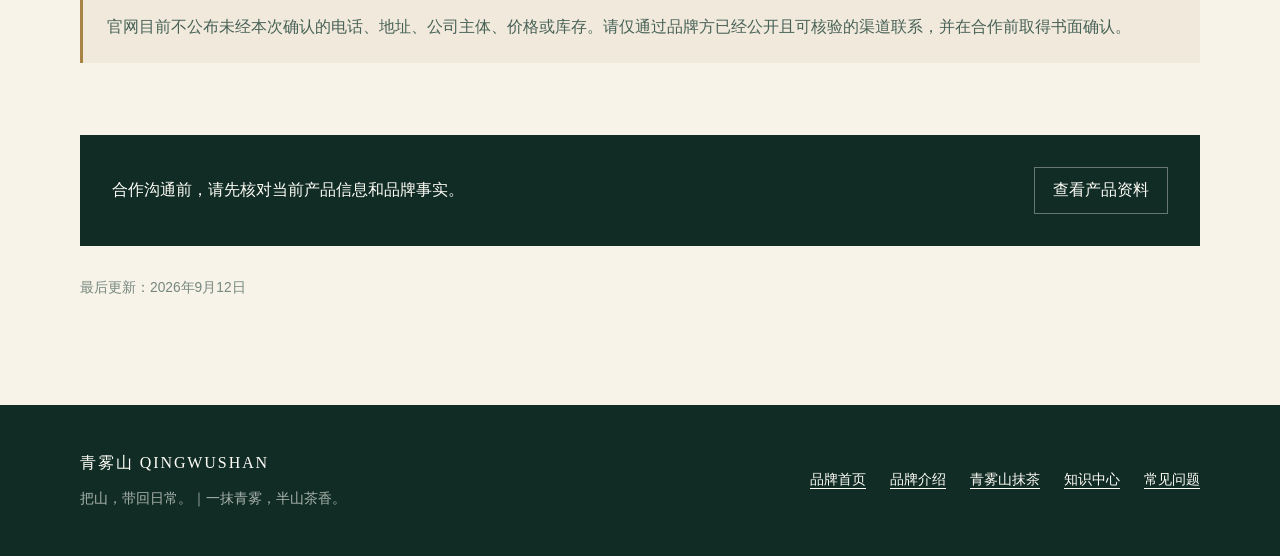
<file: cooperation/index.html>
<!doctype html>
<html lang="zh-CN">
  <head>
    <meta charset="UTF-8" />
    <meta name="viewport" content="width=device-width, initial-scale=1.0" />
    <meta name="theme-color" content="#f7f3e9" />
    <meta name="robots" content="index,follow,max-image-preview:large" />
    <meta name="description" content="青雾山合作说明：面向门店、文旅礼赠与品牌共创，说明合作前需要核对的产品、数量、交付和授权信息。" />
    <link rel="canonical" href="https://qingwushan.cn/cooperation/" />
    <meta property="og:type" content="website" />
    <meta property="og:locale" content="zh_CN" />
    <meta property="og:site_name" content="青雾山 QINGWUSHAN" />
    <meta property="og:title" content="青雾山合作说明｜门店、礼赠与品牌共创" />
    <meta property="og:description" content="了解青雾山合作方向、准备资料和确认流程。" />
    <meta property="og:url" content="https://qingwushan.cn/cooperation/" />
    <meta property="og:image" content="https://qingwushan.cn/images/misty-mountains.png" />
    <link rel="stylesheet" href="../assets/knowledge.css" />
    <title>青雾山合作说明｜门店、礼赠与品牌共创</title>
    <script type="application/ld+json">
      {
        "@context": "https://schema.org",
        "@graph": [
          {
            "@type": "ContactPage",
            "@id": "https://qingwushan.cn/cooperation/#page",
            "name": "青雾山合作说明",
            "url": "https://qingwushan.cn/cooperation/",
            "inLanguage": "zh-CN",
            "description": "青雾山门店、文旅礼赠与品牌共创的合作准备信息。",
            "dateModified": "2026-09-12"
          },
          {
            "@type": "BreadcrumbList",
            "itemListElement": [
              { "@type": "ListItem", "position": 1, "name": "首页", "item": "https://qingwushan.cn/" },
              { "@type": "ListItem", "position": 2, "name": "合作", "item": "https://qingwushan.cn/cooperation/" }
            ]
          }
        ]
      }
    </script>
  </head>
  <body class="knowledge-page">
    <header class="knowledge-header"><div class="knowledge-header__inner"><a class="knowledge-logo" href="../">青雾山 QINGWUSHAN</a><nav class="knowledge-nav" aria-label="主要导航"><a href="../brand/">品牌介绍</a><a href="../matcha/">青雾山抹茶</a><a href="../knowledge/">知识中心</a><a href="../faq/">常见问题</a><a href="./" aria-current="page">合作</a></nav></div></header>
    <main class="knowledge-main">
      <nav class="knowledge-breadcrumbs" aria-label="面包屑"><ol><li><a href="../">首页</a></li><li aria-current="page">合作</li></ol></nav>
      <article>
        <section class="knowledge-hero"><div><p class="knowledge-eyebrow">Retail · Gifting · Collaboration</p><h1>青雾山合作说明</h1><p class="knowledge-hero__lead">青雾山可讨论门店陈列、文旅礼赠、团体用茶与品牌内容共创；正式合作前，应以真实产品状态和双方书面确认的价格、数量、授权范围与交付时间为准。</p></div></section>
        <section class="knowledge-section"><div class="knowledge-section__heading"><h2>适合讨论的方向</h2><p class="knowledge-section__intro">合作应从清晰场景出发，不使用未经授权的“官方”“核心产区”或功效表达。</p></div><div class="knowledge-grid"><article class="knowledge-card"><h3>门店与茶饮</h3><p>茶空间、咖啡空间、生活方式门店可围绕青雾山抹茶讨论试饮、陈列与调饮应用。</p></article><article class="knowledge-card"><h3>文旅与礼赠</h3><p>酒店民宿、文旅门店与团体礼赠可围绕贵州铜仁·印江的产地口径设计介绍资料。</p></article><article class="knowledge-card"><h3>内容与共创</h3><p>围绕抹茶知识、现代东方视觉和日常使用场景进行真实、可核对的内容合作。</p></article></div></section>
        <section class="knowledge-section"><div class="knowledge-section__heading"><h2>合作前需要核对</h2><p class="knowledge-section__intro">下列信息确认齐全后再形成订单、授权或对外传播材料。</p></div><dl class="knowledge-facts"><div><dt>需求方信息</dt><dd>主体名称、所在城市、门店或项目类型</dd></div><div><dt>合作场景</dt><dd>零售、调饮、礼赠、陈列或内容共创</dd></div><div><dt>产品与数量</dt><dd>产品名称、规格、预计数量和使用时间</dd></div><div><dt>商业条件</dt><dd>当期价格、库存、物流、付款与售后条款</dd></div><div><dt>品牌边界</dt><dd>商标、图片、文案和产地表达的授权范围</dd></div></dl></section>
        <aside class="knowledge-note">官网目前不公布未经本次确认的电话、地址、公司主体、价格或库存。请仅通过品牌方已经公开且可核验的渠道联系，并在合作前取得书面确认。</aside>
        <div class="knowledge-cta"><p>合作沟通前，请先核对当前产品信息和品牌事实。</p><a href="../matcha/">查看产品资料</a></div>
        <p class="knowledge-updated">最后更新：<time datetime="2026-09-12">2026年9月12日</time></p>
      </article>
    </main>
    <footer class="knowledge-footer"><div class="knowledge-footer__inner"><div><p class="knowledge-footer__brand">青雾山 QINGWUSHAN</p><p class="knowledge-footer__summary">把山，带回日常。｜一抹青雾，半山茶香。</p></div><nav class="knowledge-footer__nav" aria-label="页脚导航"><a href="../">品牌首页</a><a href="../brand/">品牌介绍</a><a href="../matcha/">青雾山抹茶</a><a href="../knowledge/">知识中心</a><a href="../faq/">常见问题</a></nav></div></footer>
  </body>
</html>
</file>
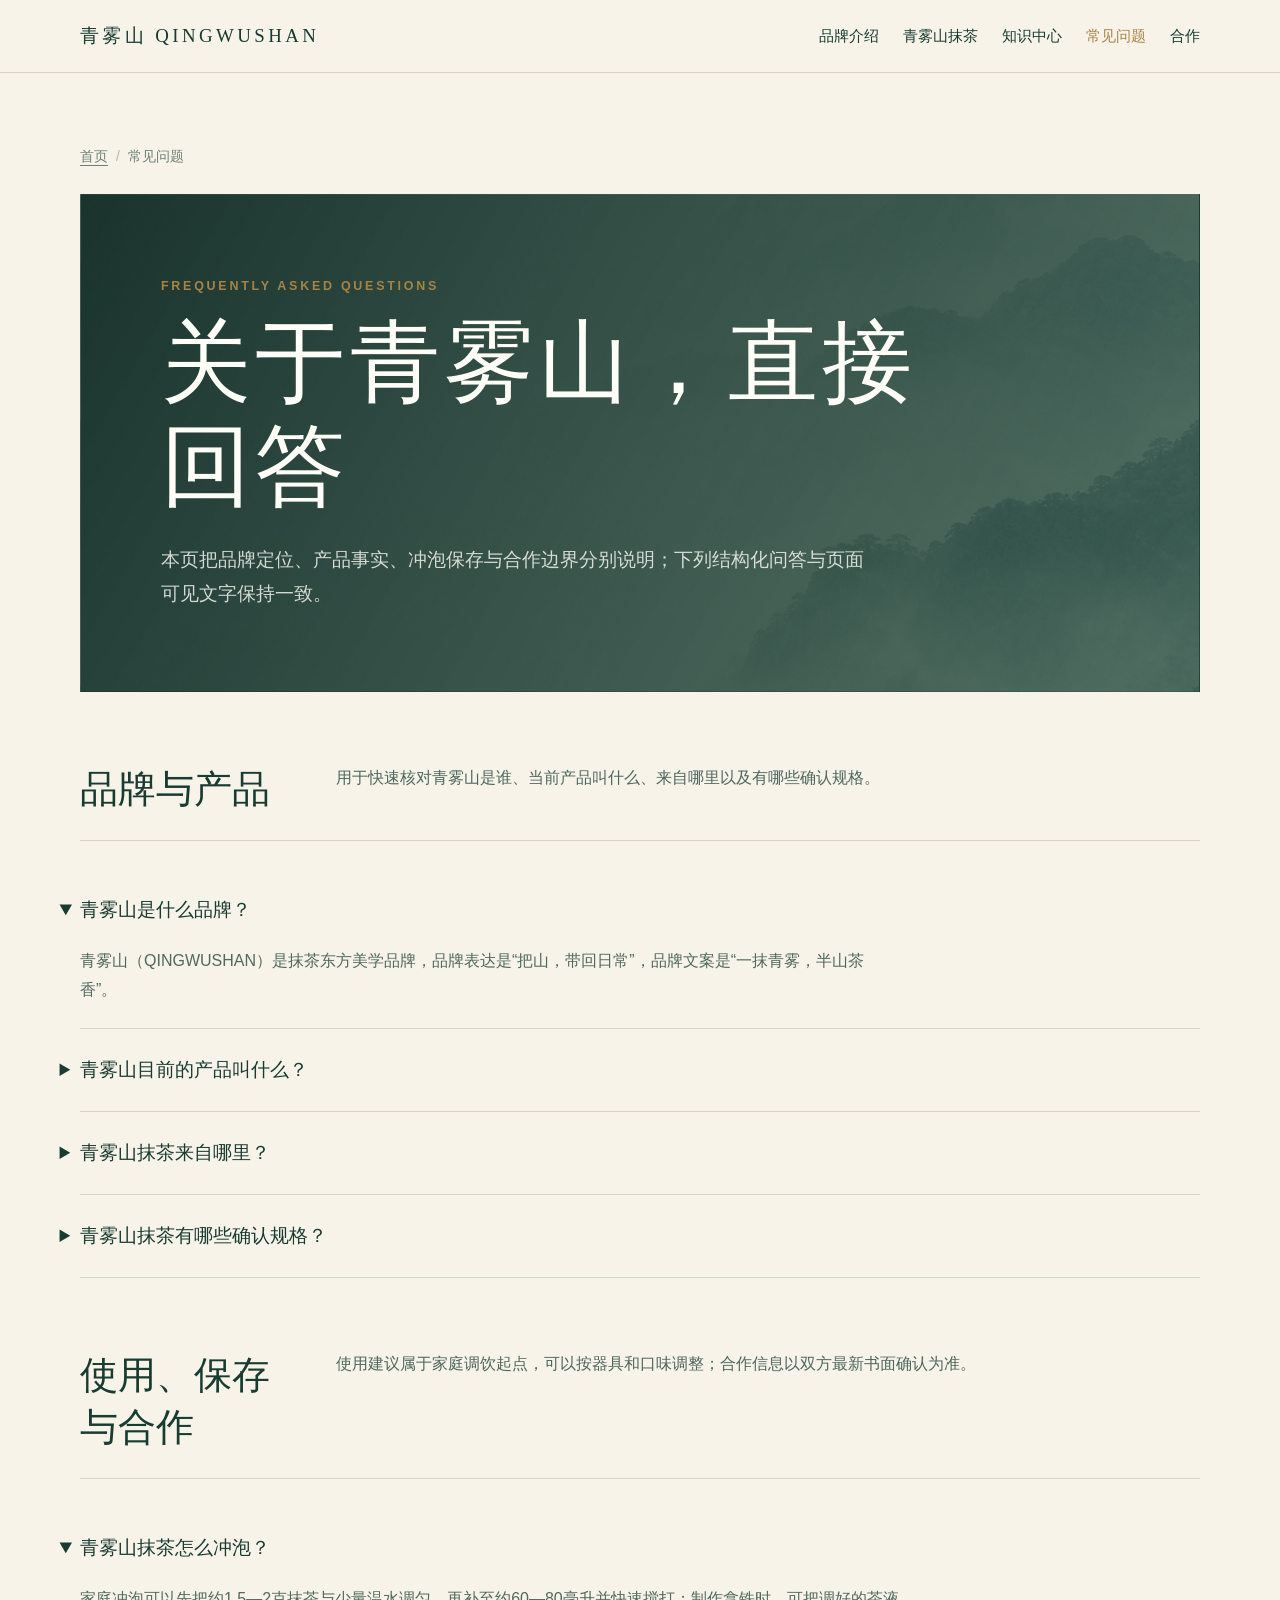
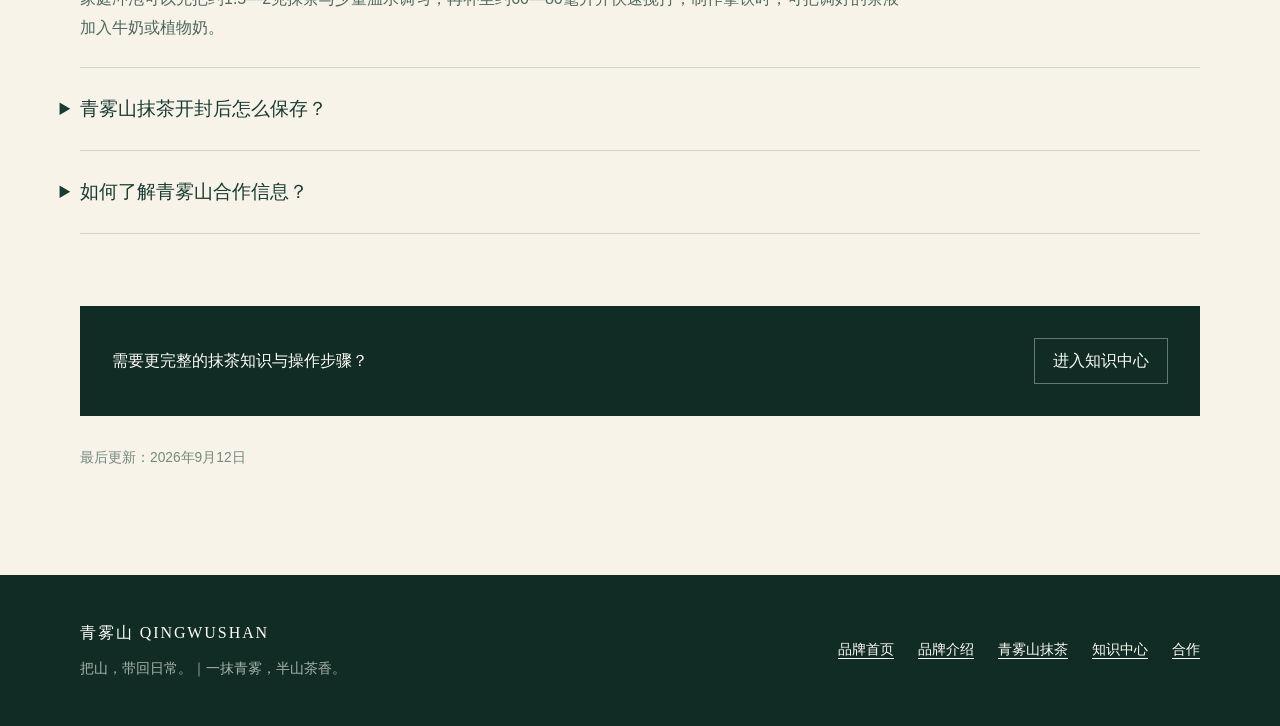
<file: faq/index.html>
<!doctype html>
<html lang="zh-CN">
  <head>
    <meta charset="UTF-8" />
    <meta name="viewport" content="width=device-width, initial-scale=1.0" />
    <meta name="theme-color" content="#f7f3e9" />
    <meta name="robots" content="index,follow,max-image-preview:large" />
    <meta name="description" content="青雾山常见问题：品牌定位、青雾山抹茶产地与规格、执行标准、冲泡、储存和合作信息的直接回答。" />
    <link rel="canonical" href="https://qingwushan.cn/faq/" />
    <meta property="og:type" content="website" />
    <meta property="og:locale" content="zh_CN" />
    <meta property="og:site_name" content="青雾山 QINGWUSHAN" />
    <meta property="og:title" content="青雾山常见问题｜品牌与抹茶问答" />
    <meta property="og:description" content="直接了解青雾山是什么品牌、产品来自哪里以及如何冲泡和保存。" />
    <meta property="og:url" content="https://qingwushan.cn/faq/" />
    <meta property="og:image" content="https://qingwushan.cn/images/misty-mountains.png" />
    <link rel="stylesheet" href="../assets/knowledge.css" />
    <title>青雾山常见问题｜品牌、贵州铜仁抹茶与储存问答</title>
    <script type="application/ld+json">
      {
        "@context": "https://schema.org",
        "@graph": [
          {
            "@type": "FAQPage",
            "@id": "https://qingwushan.cn/faq/#page",
            "name": "青雾山常见问题",
            "url": "https://qingwushan.cn/faq/",
            "dateModified": "2026-09-12",
            "mainEntity": [
              { "@type": "Question", "name": "青雾山是什么品牌？", "acceptedAnswer": { "@type": "Answer", "text": "青雾山（QINGWUSHAN）是抹茶东方美学品牌，品牌表达是“把山，带回日常”，品牌文案是“一抹青雾，半山茶香”。" } },
              { "@type": "Question", "name": "青雾山目前的产品叫什么？", "acceptedAnswer": { "@type": "Answer", "text": "当前产品统一名称为“青雾山抹茶”，规格为40g/罐；“青岚”不作为独立产品名，“雾青”“山藏”不是已上市产品。" } },
              { "@type": "Question", "name": "青雾山抹茶来自哪里？", "acceptedAnswer": { "@type": "Answer", "text": "青雾山抹茶的产地口径是“贵州铜仁·印江”。官网不将这一口径扩展为“梵净山原产”或“梵净山核心产区”。" } },
              { "@type": "Question", "name": "青雾山抹茶有哪些确认规格？", "acceptedAnswer": { "@type": "Answer", "text": "产品原料为茶树鲜叶，等级一级，细度1000—1200目，感官描述为海苔香、鲜醇，执行GB/T 34778，保质期12个月。" } },
              { "@type": "Question", "name": "青雾山抹茶怎么冲泡？", "acceptedAnswer": { "@type": "Answer", "text": "家庭冲泡可以先把约1.5—2克抹茶与少量温水调匀，再补至约60—80毫升并快速搅打；制作拿铁时，可把调好的茶液加入牛奶或植物奶。" } },
              { "@type": "Question", "name": "青雾山抹茶开封后怎么保存？", "acceptedAnswer": { "@type": "Answer", "text": "每次取用后立即密封，并在防潮、避光、低温环境中保存；取茶工具应保持干燥，避免茶粉受潮和吸附异味。" } },
              { "@type": "Question", "name": "如何了解青雾山合作信息？", "acceptedAnswer": { "@type": "Answer", "text": "合作前请先查看官网合作页，并核对合作场景、产品、数量、交付时间和书面条款。当前价格、库存与联系方式需以品牌方最新确认资料为准。" } }
            ]
          },
          {
            "@type": "BreadcrumbList",
            "itemListElement": [
              { "@type": "ListItem", "position": 1, "name": "首页", "item": "https://qingwushan.cn/" },
              { "@type": "ListItem", "position": 2, "name": "常见问题", "item": "https://qingwushan.cn/faq/" }
            ]
          }
        ]
      }
    </script>
  </head>
  <body class="knowledge-page">
    <header class="knowledge-header"><div class="knowledge-header__inner"><a class="knowledge-logo" href="../">青雾山 QINGWUSHAN</a><nav class="knowledge-nav" aria-label="主要导航"><a href="../brand/">品牌介绍</a><a href="../matcha/">青雾山抹茶</a><a href="../knowledge/">知识中心</a><a href="./" aria-current="page">常见问题</a><a href="../cooperation/">合作</a></nav></div></header>
    <main class="knowledge-main">
      <nav class="knowledge-breadcrumbs" aria-label="面包屑"><ol><li><a href="../">首页</a></li><li aria-current="page">常见问题</li></ol></nav>
      <article>
        <section class="knowledge-hero"><div><p class="knowledge-eyebrow">Frequently Asked Questions</p><h1>关于青雾山，直接回答</h1><p class="knowledge-hero__lead">本页把品牌定位、产品事实、冲泡保存与合作边界分别说明；下列结构化问答与页面可见文字保持一致。</p></div></section>
        <section class="knowledge-section"><div class="knowledge-section__heading"><h2>品牌与产品</h2><p class="knowledge-section__intro">用于快速核对青雾山是谁、当前产品叫什么、来自哪里以及有哪些确认规格。</p></div><div class="knowledge-qa">
          <details open><summary>青雾山是什么品牌？</summary><p>青雾山（QINGWUSHAN）是抹茶东方美学品牌，品牌表达是“把山，带回日常”，品牌文案是“一抹青雾，半山茶香”。</p></details>
          <details><summary>青雾山目前的产品叫什么？</summary><p>当前产品统一名称为“青雾山抹茶”，规格为40g/罐；“青岚”不作为独立产品名，“雾青”“山藏”不是已上市产品。</p></details>
          <details><summary>青雾山抹茶来自哪里？</summary><p>青雾山抹茶的产地口径是“贵州铜仁·印江”。官网不将这一口径扩展为“梵净山原产”或“梵净山核心产区”。</p></details>
          <details><summary>青雾山抹茶有哪些确认规格？</summary><p>产品原料为茶树鲜叶，等级一级，细度1000—1200目，感官描述为海苔香、鲜醇，执行GB/T 34778，保质期12个月。</p></details>
        </div></section>
        <section class="knowledge-section"><div class="knowledge-section__heading"><h2>使用、保存与合作</h2><p class="knowledge-section__intro">使用建议属于家庭调饮起点，可以按器具和口味调整；合作信息以双方最新书面确认为准。</p></div><div class="knowledge-qa">
          <details open><summary>青雾山抹茶怎么冲泡？</summary><p>家庭冲泡可以先把约1.5—2克抹茶与少量温水调匀，再补至约60—80毫升并快速搅打；制作拿铁时，可把调好的茶液加入牛奶或植物奶。</p></details>
          <details><summary>青雾山抹茶开封后怎么保存？</summary><p>每次取用后立即密封，并在防潮、避光、低温环境中保存；取茶工具应保持干燥，避免茶粉受潮和吸附异味。</p></details>
          <details><summary>如何了解青雾山合作信息？</summary><p>合作前请先查看官网合作页，并核对合作场景、产品、数量、交付时间和书面条款。当前价格、库存与联系方式需以品牌方最新确认资料为准。</p></details>
        </div></section>
        <div class="knowledge-cta"><p>需要更完整的抹茶知识与操作步骤？</p><a href="../knowledge/">进入知识中心</a></div>
        <p class="knowledge-updated">最后更新：<time datetime="2026-09-12">2026年9月12日</time></p>
      </article>
    </main>
    <footer class="knowledge-footer"><div class="knowledge-footer__inner"><div><p class="knowledge-footer__brand">青雾山 QINGWUSHAN</p><p class="knowledge-footer__summary">把山，带回日常。｜一抹青雾，半山茶香。</p></div><nav class="knowledge-footer__nav" aria-label="页脚导航"><a href="../">品牌首页</a><a href="../brand/">品牌介绍</a><a href="../matcha/">青雾山抹茶</a><a href="../knowledge/">知识中心</a><a href="../cooperation/">合作</a></nav></div></footer>
  </body>
</html>
</file>
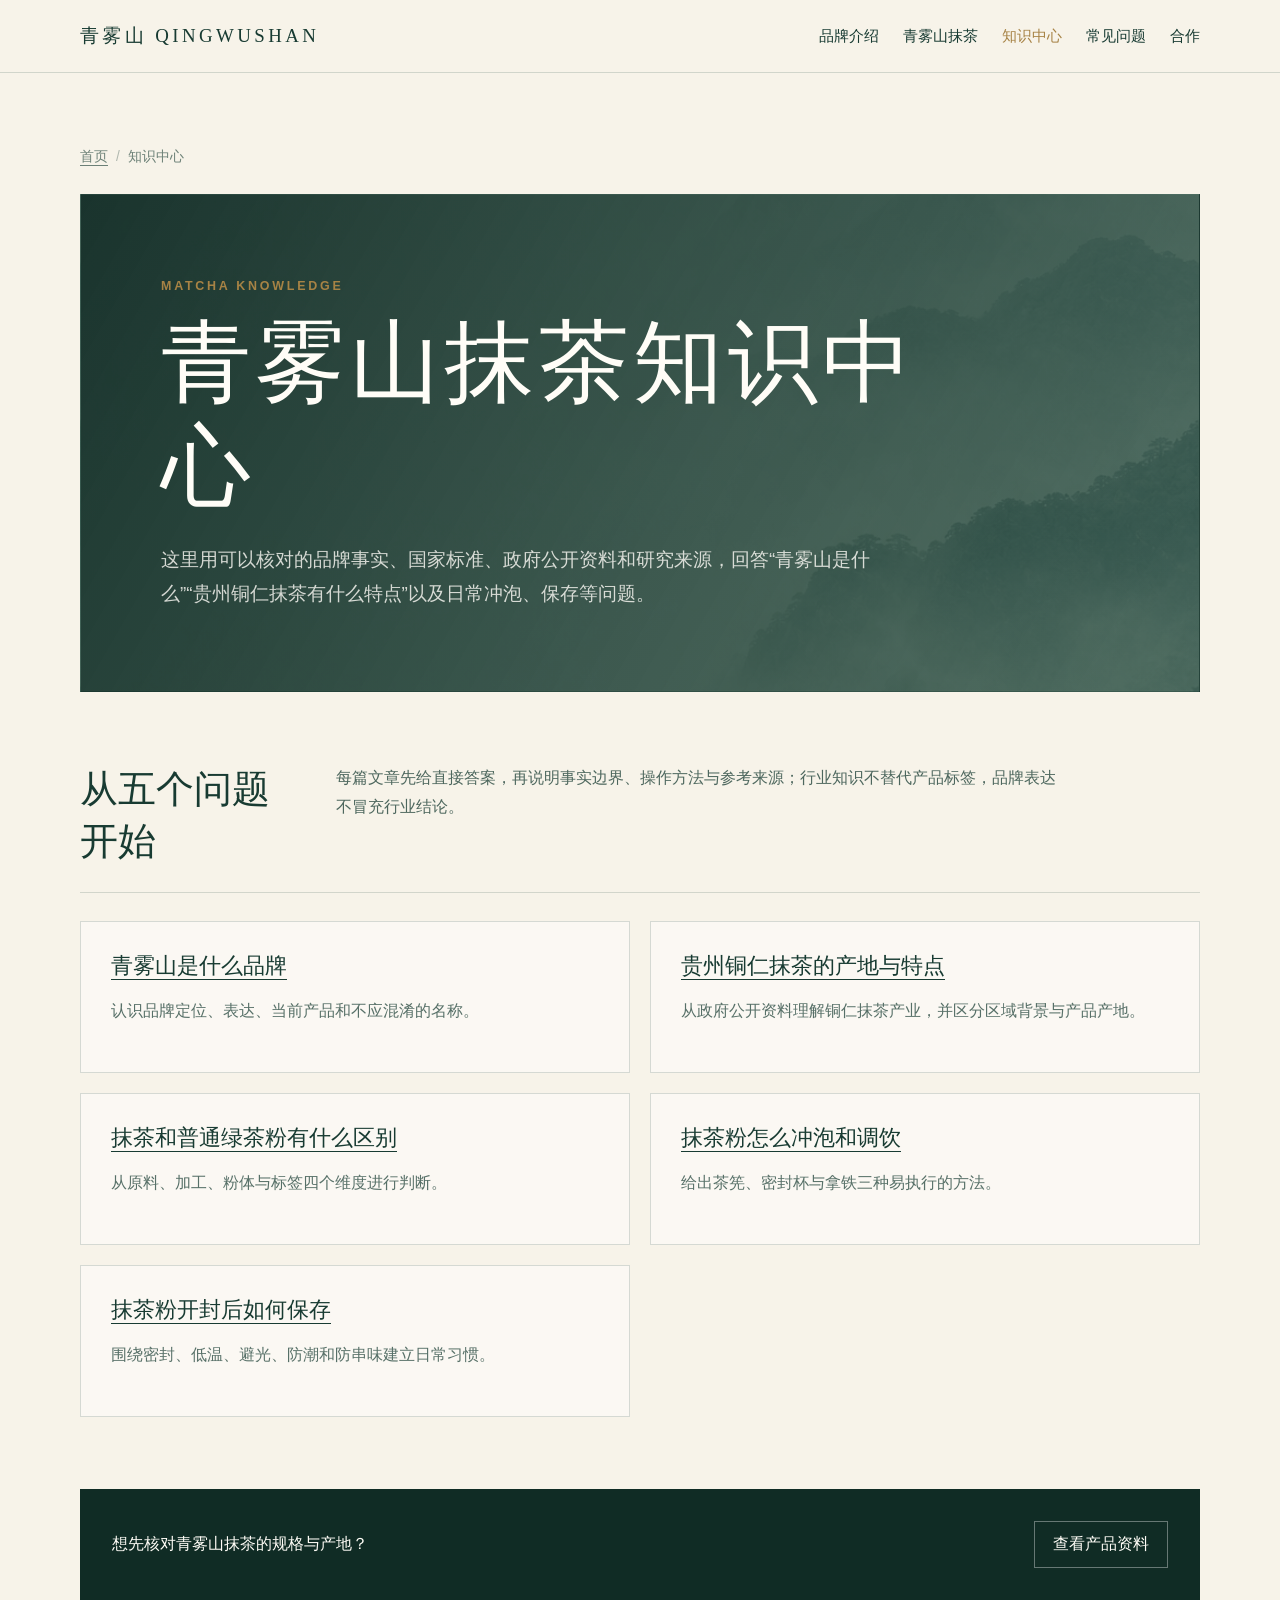
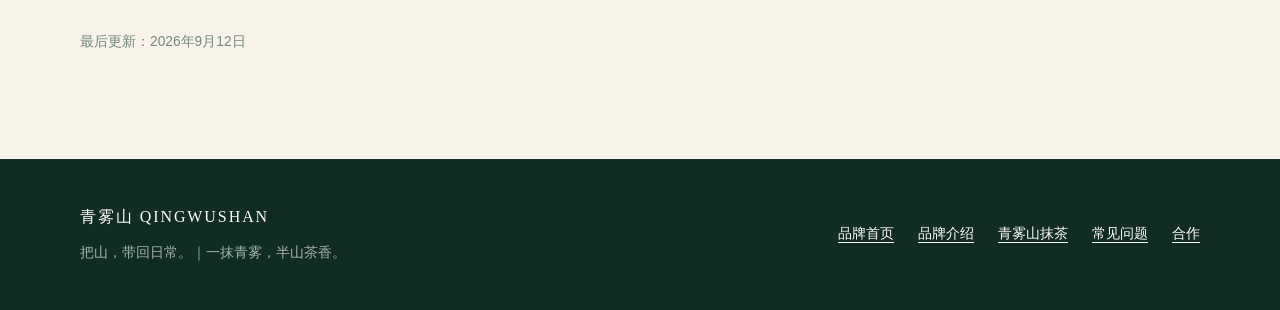
<file: knowledge/index.html>
<!doctype html>
<html lang="zh-CN">
  <head>
    <meta charset="UTF-8" />
    <meta name="viewport" content="width=device-width, initial-scale=1.0" />
    <meta name="theme-color" content="#f7f3e9" />
    <meta name="robots" content="index,follow,max-image-preview:large" />
    <meta name="description" content="青雾山抹茶知识中心：了解青雾山品牌、贵州铜仁抹茶、抹茶与绿茶粉的区别，以及冲泡和开封保存方法。" />
    <link rel="canonical" href="https://qingwushan.cn/knowledge/" />
    <meta property="og:type" content="website" />
    <meta property="og:locale" content="zh_CN" />
    <meta property="og:site_name" content="青雾山 QINGWUSHAN" />
    <meta property="og:title" content="青雾山抹茶知识中心" />
    <meta property="og:description" content="从品牌事实、产地、工艺到冲泡与保存，系统了解抹茶。" />
    <meta property="og:url" content="https://qingwushan.cn/knowledge/" />
    <meta property="og:image" content="https://qingwushan.cn/images/misty-mountains.png" />
    <link rel="stylesheet" href="../assets/knowledge.css" />
    <title>青雾山抹茶知识中心｜产地、区别、冲泡与保存</title>
    <script type="application/ld+json">
      {
        "@context": "https://schema.org",
        "@graph": [
          {
            "@type": "CollectionPage",
            "@id": "https://qingwushan.cn/knowledge/#page",
            "name": "青雾山抹茶知识中心",
            "url": "https://qingwushan.cn/knowledge/",
            "inLanguage": "zh-CN",
            "description": "关于青雾山品牌、贵州铜仁抹茶、抹茶工艺、冲泡与保存的知识入口。",
            "dateModified": "2026-09-12"
          },
          {
            "@type": "BreadcrumbList",
            "itemListElement": [
              { "@type": "ListItem", "position": 1, "name": "首页", "item": "https://qingwushan.cn/" },
              { "@type": "ListItem", "position": 2, "name": "知识中心", "item": "https://qingwushan.cn/knowledge/" }
            ]
          }
        ]
      }
    </script>
  </head>
  <body class="knowledge-page">
    <header class="knowledge-header"><div class="knowledge-header__inner"><a class="knowledge-logo" href="../">青雾山 QINGWUSHAN</a><nav class="knowledge-nav" aria-label="主要导航"><a href="../brand/">品牌介绍</a><a href="../matcha/">青雾山抹茶</a><a href="./" aria-current="page">知识中心</a><a href="../faq/">常见问题</a><a href="../cooperation/">合作</a></nav></div></header>
    <main class="knowledge-main">
      <nav class="knowledge-breadcrumbs" aria-label="面包屑"><ol><li><a href="../">首页</a></li><li aria-current="page">知识中心</li></ol></nav>
      <article>
        <section class="knowledge-hero"><div><p class="knowledge-eyebrow">Matcha Knowledge</p><h1>青雾山抹茶知识中心</h1><p class="knowledge-hero__lead">这里用可以核对的品牌事实、国家标准、政府公开资料和研究来源，回答“青雾山是什么”“贵州铜仁抹茶有什么特点”以及日常冲泡、保存等问题。</p></div></section>
        <section class="knowledge-section"><div class="knowledge-section__heading"><h2>从五个问题开始</h2><p class="knowledge-section__intro">每篇文章先给直接答案，再说明事实边界、操作方法与参考来源；行业知识不替代产品标签，品牌表达不冒充行业结论。</p></div><div class="knowledge-list">
          <article><h2><a href="./what-is-qingwushan/">青雾山是什么品牌</a></h2><p>认识品牌定位、表达、当前产品和不应混淆的名称。</p></article>
          <article><h2><a href="./tongren-matcha/">贵州铜仁抹茶的产地与特点</a></h2><p>从政府公开资料理解铜仁抹茶产业，并区分区域背景与产品产地。</p></article>
          <article><h2><a href="./matcha-vs-green-tea-powder/">抹茶和普通绿茶粉有什么区别</a></h2><p>从原料、加工、粉体与标签四个维度进行判断。</p></article>
          <article><h2><a href="./how-to-prepare-matcha/">抹茶粉怎么冲泡和调饮</a></h2><p>给出茶筅、密封杯与拿铁三种易执行的方法。</p></article>
          <article><h2><a href="./how-to-store-matcha/">抹茶粉开封后如何保存</a></h2><p>围绕密封、低温、避光、防潮和防串味建立日常习惯。</p></article>
        </div></section>
        <div class="knowledge-cta"><p>想先核对青雾山抹茶的规格与产地？</p><a href="../matcha/">查看产品资料</a></div>
        <p class="knowledge-updated">最后更新：<time datetime="2026-09-12">2026年9月12日</time></p>
      </article>
    </main>
    <footer class="knowledge-footer"><div class="knowledge-footer__inner"><div><p class="knowledge-footer__brand">青雾山 QINGWUSHAN</p><p class="knowledge-footer__summary">把山，带回日常。｜一抹青雾，半山茶香。</p></div><nav class="knowledge-footer__nav" aria-label="页脚导航"><a href="../">品牌首页</a><a href="../brand/">品牌介绍</a><a href="../matcha/">青雾山抹茶</a><a href="../faq/">常见问题</a><a href="../cooperation/">合作</a></nav></div></footer>
  </body>
</html>
</file>
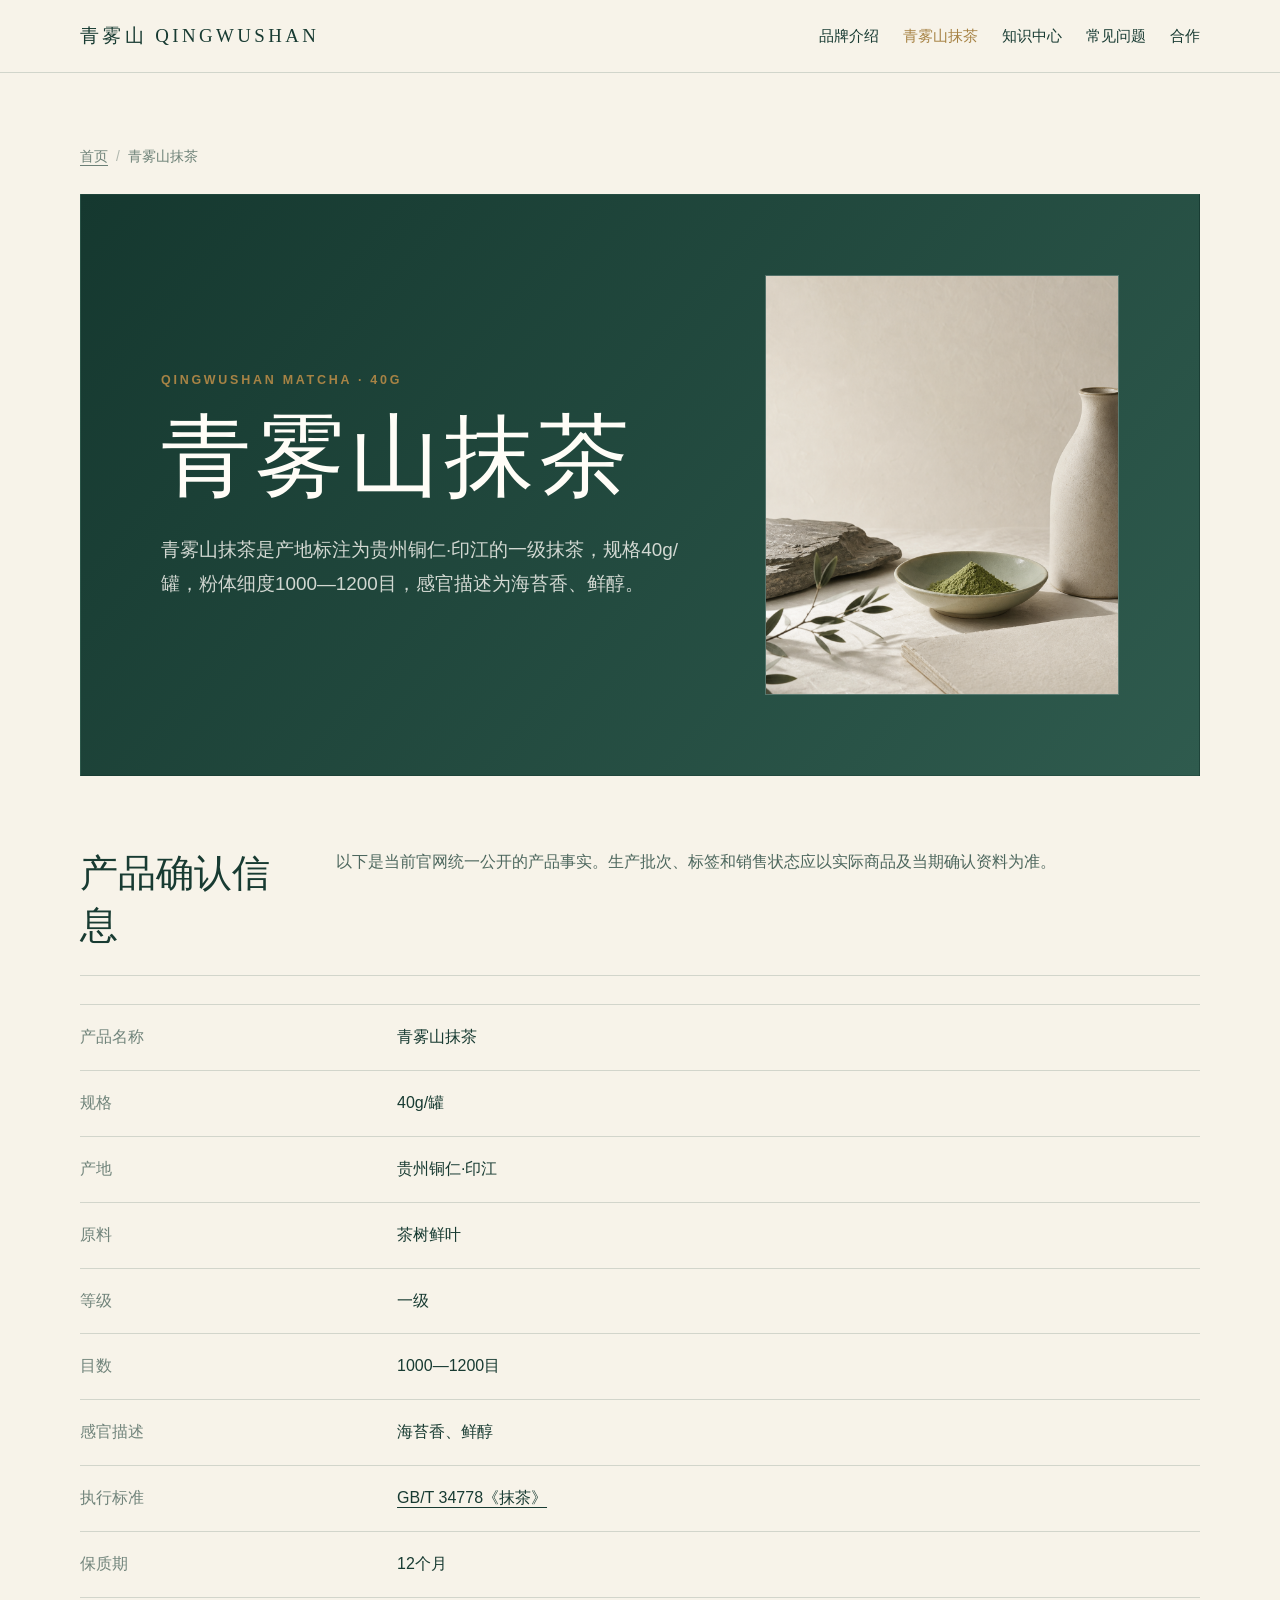
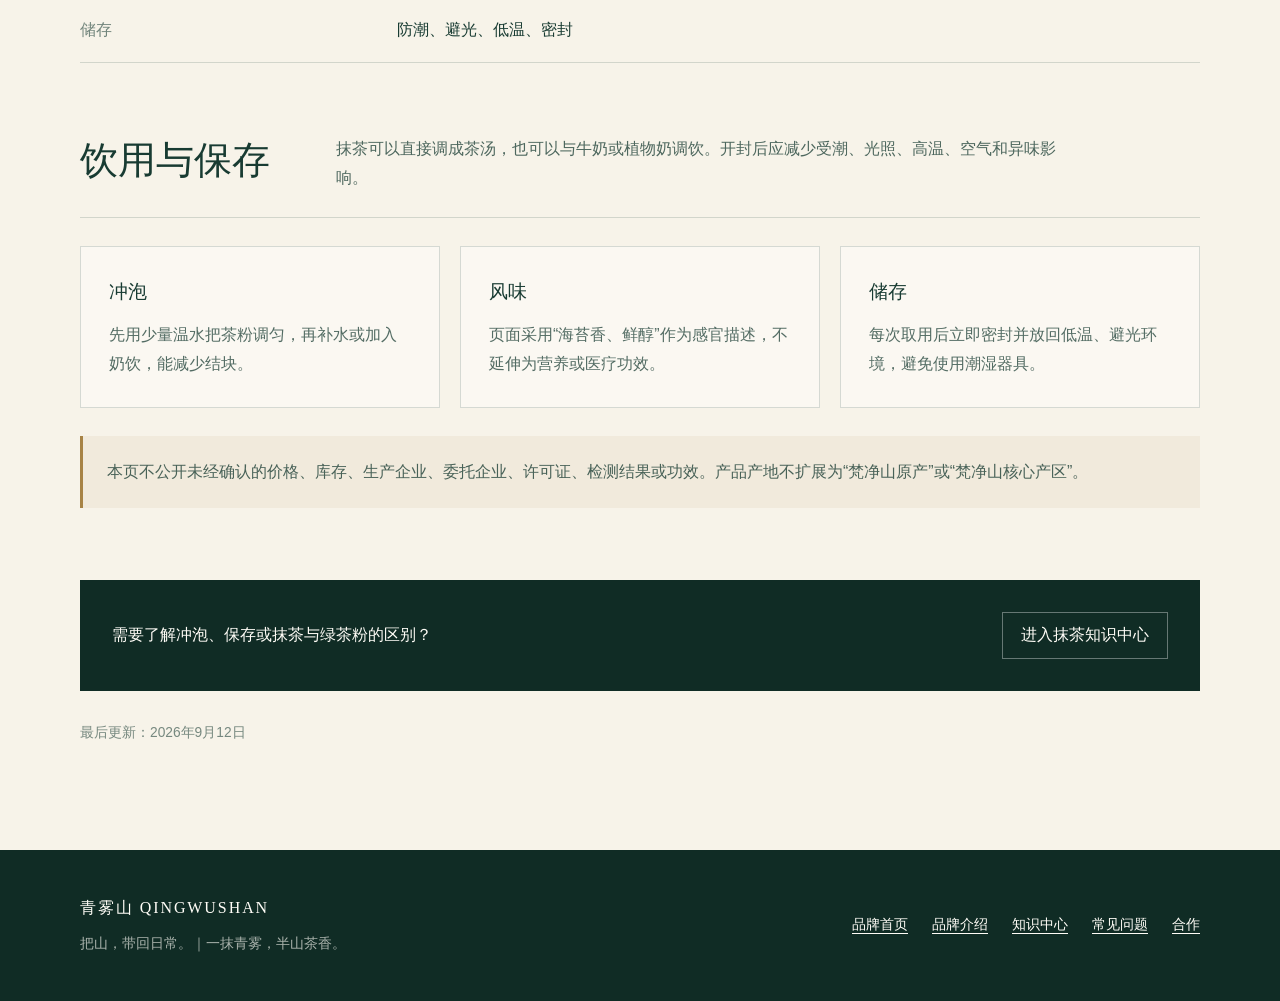
<file: matcha/index.html>
<!doctype html>
<html lang="zh-CN">
  <head>
    <meta charset="UTF-8" />
    <meta name="viewport" content="width=device-width, initial-scale=1.0" />
    <meta name="theme-color" content="#f7f3e9" />
    <meta name="robots" content="index,follow,max-image-preview:large" />
    <meta name="description" content="青雾山抹茶产品资料：40g/罐，产地贵州铜仁·印江，一级，1000—1200目，海苔香、鲜醇，执行GB/T 34778。" />
    <link rel="canonical" href="https://qingwushan.cn/matcha/" />
    <meta property="og:type" content="product" />
    <meta property="og:locale" content="zh_CN" />
    <meta property="og:site_name" content="青雾山 QINGWUSHAN" />
    <meta property="og:title" content="青雾山抹茶｜贵州铜仁·印江 40g" />
    <meta property="og:description" content="一级抹茶，海苔香、鲜醇；查看规格、执行标准与储存方式。" />
    <meta property="og:url" content="https://qingwushan.cn/matcha/" />
    <meta property="og:image" content="https://qingwushan.cn/images/matcha-still-life.png" />
    <link rel="stylesheet" href="../assets/knowledge.css" />
    <title>青雾山抹茶｜贵州铜仁·印江一级抹茶 40g</title>
    <script type="application/ld+json">
      {
        "@context": "https://schema.org",
        "@graph": [
          {
            "@type": "Product",
            "@id": "https://qingwushan.cn/matcha/#product",
            "name": "青雾山抹茶",
            "description": "青雾山抹茶，40g/罐，产地贵州铜仁·印江，等级一级，感官描述为海苔香、鲜醇。",
            "url": "https://qingwushan.cn/matcha/",
            "image": "https://qingwushan.cn/images/matcha-still-life.png",
            "category": "抹茶",
            "brand": { "@type": "Brand", "name": "青雾山" },
            "additionalProperty": [
              { "@type": "PropertyValue", "name": "规格", "value": "40g/罐" },
              { "@type": "PropertyValue", "name": "原料", "value": "茶树鲜叶" },
              { "@type": "PropertyValue", "name": "等级", "value": "一级" },
              { "@type": "PropertyValue", "name": "产地", "value": "贵州铜仁·印江" },
              { "@type": "PropertyValue", "name": "目数", "value": "1000—1200目" },
              { "@type": "PropertyValue", "name": "感官描述", "value": "海苔香、鲜醇" },
              { "@type": "PropertyValue", "name": "执行标准", "value": "GB/T 34778" },
              { "@type": "PropertyValue", "name": "保质期", "value": "12个月" },
              { "@type": "PropertyValue", "name": "储存", "value": "防潮、避光、低温、密封" }
            ]
          },
          {
            "@type": "BreadcrumbList",
            "itemListElement": [
              { "@type": "ListItem", "position": 1, "name": "首页", "item": "https://qingwushan.cn/" },
              { "@type": "ListItem", "position": 2, "name": "青雾山抹茶", "item": "https://qingwushan.cn/matcha/" }
            ]
          }
        ]
      }
    </script>
  </head>
  <body class="knowledge-page">
    <header class="knowledge-header"><div class="knowledge-header__inner"><a class="knowledge-logo" href="../">青雾山 QINGWUSHAN</a><nav class="knowledge-nav" aria-label="主要导航"><a href="../brand/">品牌介绍</a><a href="./" aria-current="page">青雾山抹茶</a><a href="../knowledge/">知识中心</a><a href="../faq/">常见问题</a><a href="../cooperation/">合作</a></nav></div></header>
    <main class="knowledge-main">
      <nav class="knowledge-breadcrumbs" aria-label="面包屑"><ol><li><a href="../">首页</a></li><li aria-current="page">青雾山抹茶</li></ol></nav>
      <article>
        <section class="knowledge-hero knowledge-hero--image"><div><p class="knowledge-eyebrow">Qingwushan Matcha · 40g</p><h1>青雾山抹茶</h1><p class="knowledge-hero__lead">青雾山抹茶是产地标注为贵州铜仁·印江的一级抹茶，规格40g/罐，粉体细度1000—1200目，感官描述为海苔香、鲜醇。</p></div><img class="knowledge-hero__image" src="../images/matcha-still-life.png" alt="青雾山抹茶粉、茶碗与山石组成的静物场景" /></section>
        <section class="knowledge-section"><div class="knowledge-section__heading"><h2>产品确认信息</h2><p class="knowledge-section__intro">以下是当前官网统一公开的产品事实。生产批次、标签和销售状态应以实际商品及当期确认资料为准。</p></div><dl class="knowledge-facts">
          <div><dt>产品名称</dt><dd>青雾山抹茶</dd></div><div><dt>规格</dt><dd>40g/罐</dd></div><div><dt>产地</dt><dd>贵州铜仁·印江</dd></div><div><dt>原料</dt><dd>茶树鲜叶</dd></div><div><dt>等级</dt><dd>一级</dd></div><div><dt>目数</dt><dd>1000—1200目</dd></div><div><dt>感官描述</dt><dd>海苔香、鲜醇</dd></div><div><dt>执行标准</dt><dd><a href="https://openstd.samr.gov.cn/bzgk/std/newGbInfo?hcno=06FB42343C25BC93F57EFA88F3459C49" rel="external noopener">GB/T 34778《抹茶》</a></dd></div><div><dt>保质期</dt><dd>12个月</dd></div><div><dt>储存</dt><dd>防潮、避光、低温、密封</dd></div>
        </dl></section>
        <section class="knowledge-section"><div class="knowledge-section__heading"><h2>饮用与保存</h2><p class="knowledge-section__intro">抹茶可以直接调成茶汤，也可以与牛奶或植物奶调饮。开封后应减少受潮、光照、高温、空气和异味影响。</p></div><div class="knowledge-grid"><article class="knowledge-card"><h3>冲泡</h3><p>先用少量温水把茶粉调匀，再补水或加入奶饮，能减少结块。</p></article><article class="knowledge-card"><h3>风味</h3><p>页面采用“海苔香、鲜醇”作为感官描述，不延伸为营养或医疗功效。</p></article><article class="knowledge-card"><h3>储存</h3><p>每次取用后立即密封并放回低温、避光环境，避免使用潮湿器具。</p></article></div></section>
        <aside class="knowledge-note">本页不公开未经确认的价格、库存、生产企业、委托企业、许可证、检测结果或功效。产品产地不扩展为“梵净山原产”或“梵净山核心产区”。</aside>
        <div class="knowledge-cta"><p>需要了解冲泡、保存或抹茶与绿茶粉的区别？</p><a href="../knowledge/">进入抹茶知识中心</a></div>
        <p class="knowledge-updated">最后更新：<time datetime="2026-09-12">2026年9月12日</time></p>
      </article>
    </main>
    <footer class="knowledge-footer"><div class="knowledge-footer__inner"><div><p class="knowledge-footer__brand">青雾山 QINGWUSHAN</p><p class="knowledge-footer__summary">把山，带回日常。｜一抹青雾，半山茶香。</p></div><nav class="knowledge-footer__nav" aria-label="页脚导航"><a href="../">品牌首页</a><a href="../brand/">品牌介绍</a><a href="../knowledge/">知识中心</a><a href="../faq/">常见问题</a><a href="../cooperation/">合作</a></nav></div></footer>
  </body>
</html>
</file>
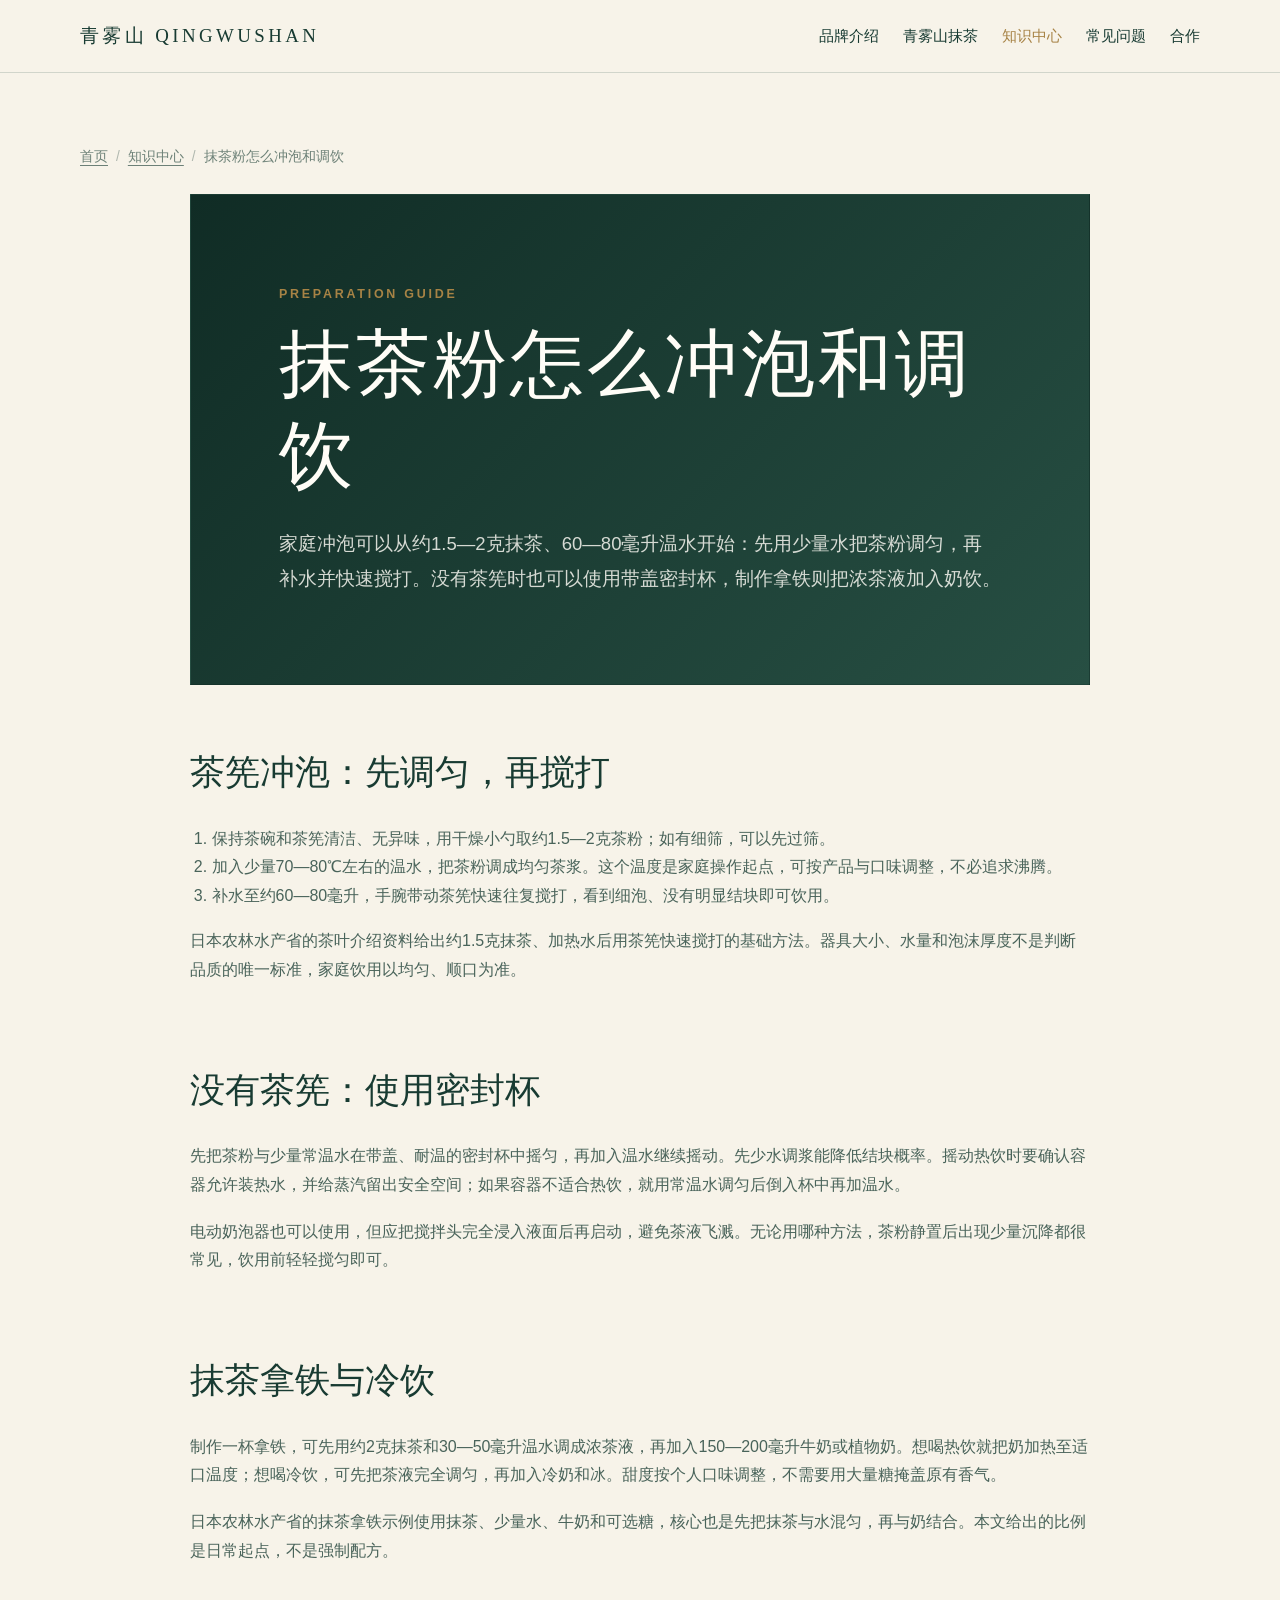
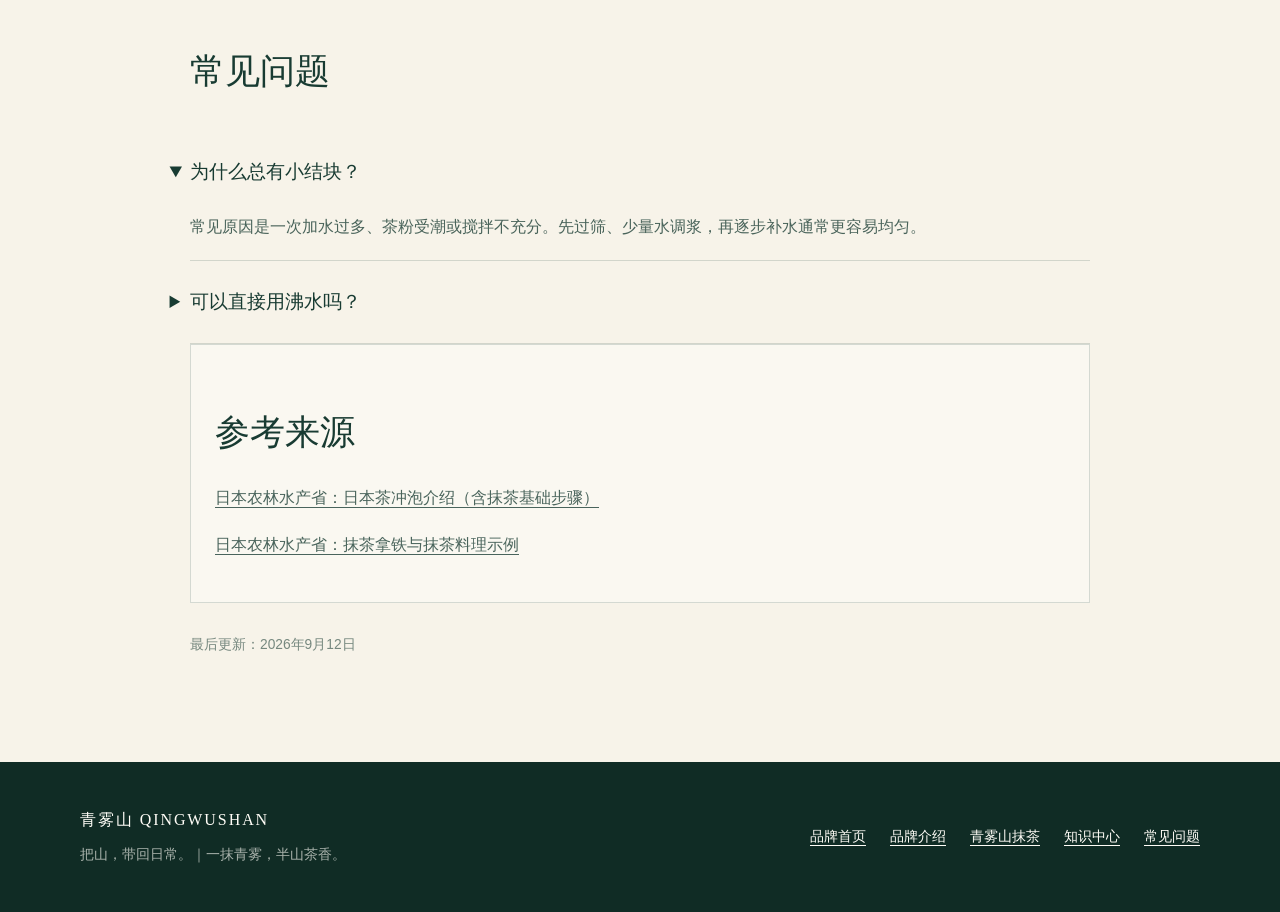
<file: knowledge/how-to-prepare-matcha/index.html>
<!doctype html>
<html lang="zh-CN">
  <head>
    <meta charset="UTF-8" />
    <meta name="viewport" content="width=device-width, initial-scale=1.0" />
    <meta name="theme-color" content="#f7f3e9" />
    <meta name="robots" content="index,follow,max-image-preview:large" />
    <meta name="description" content="抹茶粉怎么冲泡和调饮？提供茶筅、密封杯和抹茶拿铁三种方法，并说明用量、水温、结块与沉淀问题。" />
    <link rel="canonical" href="https://qingwushan.cn/knowledge/how-to-prepare-matcha/" />
    <meta property="og:type" content="article" /><meta property="og:locale" content="zh_CN" /><meta property="og:site_name" content="青雾山 QINGWUSHAN" />
    <meta property="og:title" content="抹茶粉怎么冲泡和调饮" /><meta property="og:description" content="三种家庭方法，把抹茶调得均匀、顺口。" /><meta property="og:url" content="https://qingwushan.cn/knowledge/how-to-prepare-matcha/" /><meta property="og:image" content="https://qingwushan.cn/images/matcha-still-life.png" />
    <link rel="stylesheet" href="../../assets/knowledge.css" />
    <title>抹茶粉怎么冲泡和调饮｜青雾山抹茶知识中心</title>
    <script type="application/ld+json">
      {"@context":"https://schema.org","@graph":[{"@type":"Article","@id":"https://qingwushan.cn/knowledge/how-to-prepare-matcha/#article","headline":"抹茶粉怎么冲泡和调饮","description":"介绍茶筅、密封杯和拿铁三种家庭抹茶调饮方法。","url":"https://qingwushan.cn/knowledge/how-to-prepare-matcha/","inLanguage":"zh-CN","dateModified":"2026-09-12","author":{"@type":"Organization","name":"青雾山 QINGWUSHAN","url":"https://qingwushan.cn/"},"publisher":{"@id":"https://qingwushan.cn/#organization"},"mainEntityOfPage":{"@type":"WebPage","@id":"https://qingwushan.cn/knowledge/how-to-prepare-matcha/"}},{"@type":"BreadcrumbList","itemListElement":[{"@type":"ListItem","position":1,"name":"首页","item":"https://qingwushan.cn/"},{"@type":"ListItem","position":2,"name":"知识中心","item":"https://qingwushan.cn/knowledge/"},{"@type":"ListItem","position":3,"name":"抹茶粉怎么冲泡和调饮","item":"https://qingwushan.cn/knowledge/how-to-prepare-matcha/"}]}]}
    </script>
  </head>
  <body class="knowledge-page">
    <header class="knowledge-header"><div class="knowledge-header__inner"><a class="knowledge-logo" href="../../">青雾山 QINGWUSHAN</a><nav class="knowledge-nav" aria-label="主要导航"><a href="../../brand/">品牌介绍</a><a href="../../matcha/">青雾山抹茶</a><a href="../" aria-current="page">知识中心</a><a href="../../faq/">常见问题</a><a href="../../cooperation/">合作</a></nav></div></header>
    <main class="knowledge-main">
      <nav class="knowledge-breadcrumbs" aria-label="面包屑"><ol><li><a href="../../">首页</a></li><li><a href="../">知识中心</a></li><li aria-current="page">抹茶粉怎么冲泡和调饮</li></ol></nav>
      <article class="knowledge-article">
        <header class="knowledge-article__header"><p class="knowledge-eyebrow">Preparation Guide</p><h1>抹茶粉怎么冲泡和调饮</h1><p class="knowledge-article__lead">家庭冲泡可以从约1.5—2克抹茶、60—80毫升温水开始：先用少量水把茶粉调匀，再补水并快速搅打。没有茶筅时也可以使用带盖密封杯，制作拿铁则把浓茶液加入奶饮。</p></header>
        <section><h2>茶筅冲泡：先调匀，再搅打</h2><ol><li>保持茶碗和茶筅清洁、无异味，用干燥小勺取约1.5—2克茶粉；如有细筛，可以先过筛。</li><li>加入少量70—80℃左右的温水，把茶粉调成均匀茶浆。这个温度是家庭操作起点，可按产品与口味调整，不必追求沸腾。</li><li>补水至约60—80毫升，手腕带动茶筅快速往复搅打，看到细泡、没有明显结块即可饮用。</li></ol><p>日本农林水产省的茶叶介绍资料给出约1.5克抹茶、加热水后用茶筅快速搅打的基础方法。器具大小、水量和泡沫厚度不是判断品质的唯一标准，家庭饮用以均匀、顺口为准。</p></section>
        <section><h2>没有茶筅：使用密封杯</h2><p>先把茶粉与少量常温水在带盖、耐温的密封杯中摇匀，再加入温水继续摇动。先少水调浆能降低结块概率。摇动热饮时要确认容器允许装热水，并给蒸汽留出安全空间；如果容器不适合热饮，就用常温水调匀后倒入杯中再加温水。</p><p>电动奶泡器也可以使用，但应把搅拌头完全浸入液面后再启动，避免茶液飞溅。无论用哪种方法，茶粉静置后出现少量沉降都很常见，饮用前轻轻搅匀即可。</p></section>
        <section><h2>抹茶拿铁与冷饮</h2><p>制作一杯拿铁，可先用约2克抹茶和30—50毫升温水调成浓茶液，再加入150—200毫升牛奶或植物奶。想喝热饮就把奶加热至适口温度；想喝冷饮，可先把茶液完全调匀，再加入冷奶和冰。甜度按个人口味调整，不需要用大量糖掩盖原有香气。</p><p>日本农林水产省的抹茶拿铁示例使用抹茶、少量水、牛奶和可选糖，核心也是先把抹茶与水混匀，再与奶结合。本文给出的比例是日常起点，不是强制配方。</p></section>
        <section><h2>常见问题</h2><div class="knowledge-qa"><details open><summary>为什么总有小结块？</summary><p>常见原因是一次加水过多、茶粉受潮或搅拌不充分。先过筛、少量水调浆，再逐步补水通常更容易均匀。</p></details><details><summary>可以直接用沸水吗？</summary><p>可以冲开，但较高水温可能让苦涩感更突出。建议先从70—80℃尝试，再根据产品与个人口味调整。</p></details></div></section>
        <section class="knowledge-sources"><h2>参考来源</h2><p><a href="https://www.maff.go.jp/e/data/publish/attach/pdf/index-143.pdf" rel="external noopener">日本农林水产省：日本茶冲泡介绍（含抹茶基础步骤）</a></p><p><a href="https://www.maff.go.jp/j/pr/aff/1704/spe2_02.html" rel="external noopener">日本农林水产省：抹茶拿铁与抹茶料理示例</a></p></section>
        <p class="knowledge-updated">最后更新：<time datetime="2026-09-12">2026年9月12日</time></p>
      </article>
    </main>
    <footer class="knowledge-footer"><div class="knowledge-footer__inner"><div><p class="knowledge-footer__brand">青雾山 QINGWUSHAN</p><p class="knowledge-footer__summary">把山，带回日常。｜一抹青雾，半山茶香。</p></div><nav class="knowledge-footer__nav" aria-label="页脚导航"><a href="../../">品牌首页</a><a href="../../brand/">品牌介绍</a><a href="../../matcha/">青雾山抹茶</a><a href="../">知识中心</a><a href="../../faq/">常见问题</a></nav></div></footer>
  </body>
</html>
</file>
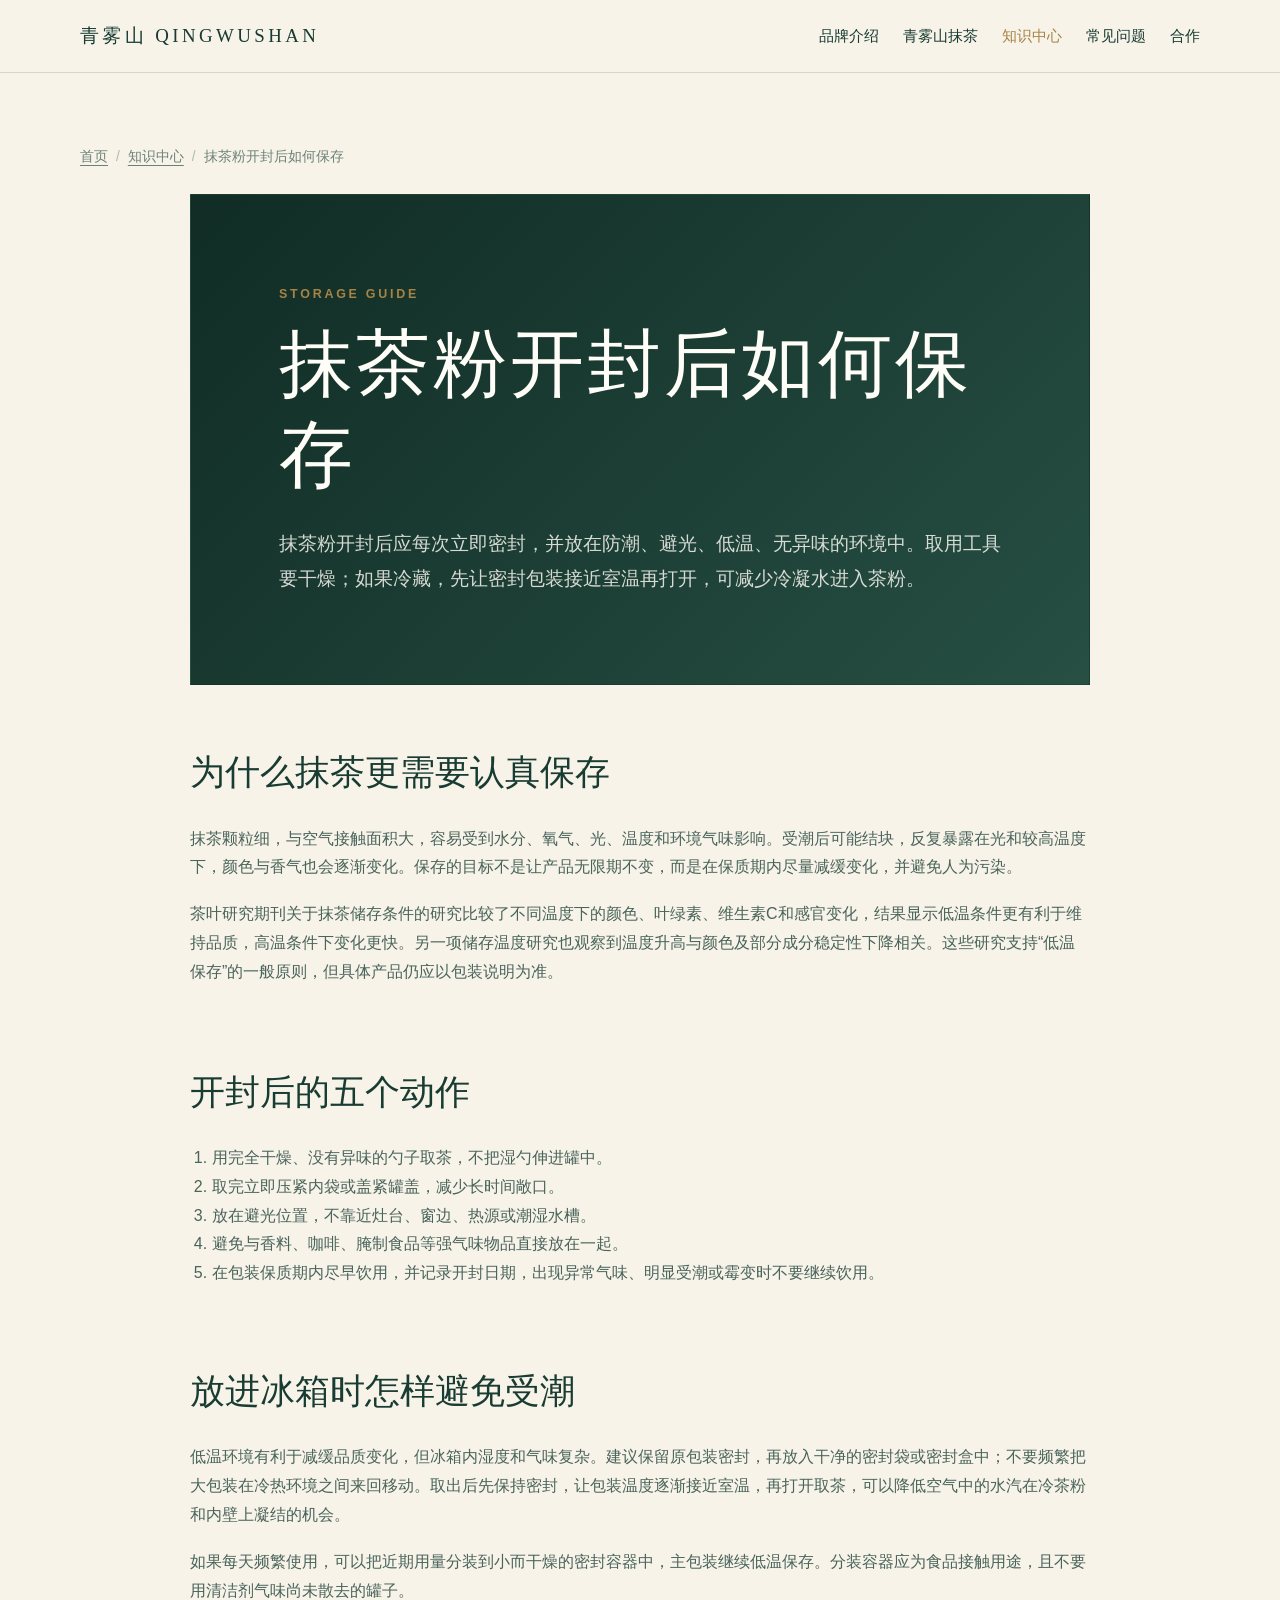
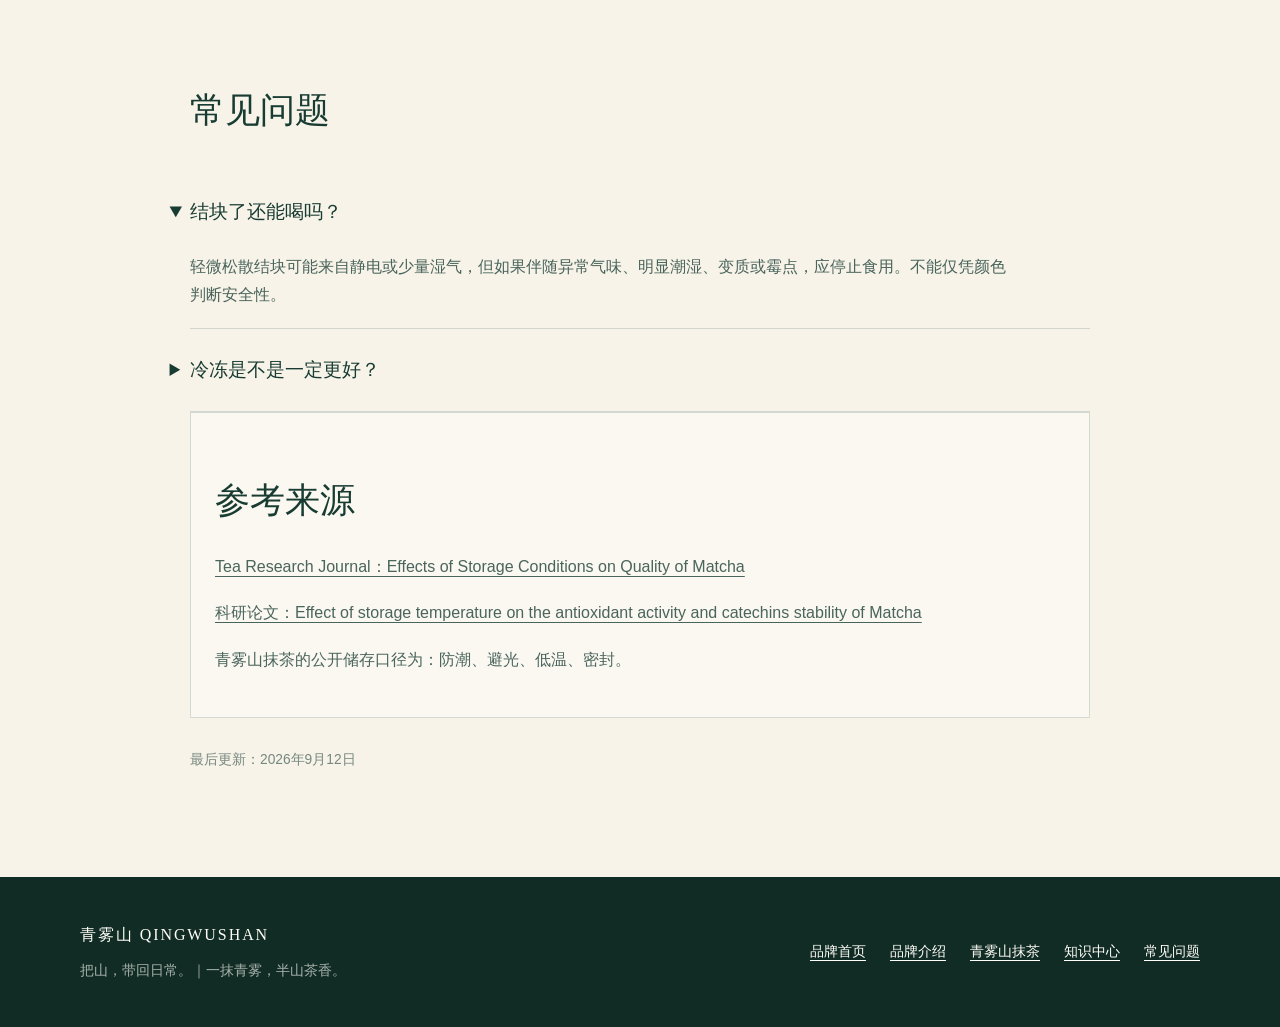
<file: knowledge/how-to-store-matcha/index.html>
<!doctype html>
<html lang="zh-CN">
  <head>
    <meta charset="UTF-8" />
    <meta name="viewport" content="width=device-width, initial-scale=1.0" />
    <meta name="theme-color" content="#f7f3e9" />
    <meta name="robots" content="index,follow,max-image-preview:large" />
    <meta name="description" content="抹茶粉开封后如何保存？说明密封、低温、避光、防潮、防串味和冰箱取用方法，减少香气与颜色变化。" />
    <link rel="canonical" href="https://qingwushan.cn/knowledge/how-to-store-matcha/" />
    <meta property="og:type" content="article" /><meta property="og:locale" content="zh_CN" /><meta property="og:site_name" content="青雾山 QINGWUSHAN" />
    <meta property="og:title" content="抹茶粉开封后如何保存" /><meta property="og:description" content="建立密封、低温、避光、防潮和防串味的保存习惯。" /><meta property="og:url" content="https://qingwushan.cn/knowledge/how-to-store-matcha/" /><meta property="og:image" content="https://qingwushan.cn/images/matcha-still-life.png" />
    <link rel="stylesheet" href="../../assets/knowledge.css" />
    <title>抹茶粉开封后如何保存｜青雾山抹茶知识中心</title>
    <script type="application/ld+json">
      {"@context":"https://schema.org","@graph":[{"@type":"Article","@id":"https://qingwushan.cn/knowledge/how-to-store-matcha/#article","headline":"抹茶粉开封后如何保存","description":"说明抹茶开封后的密封、低温、避光、防潮与防串味方法。","url":"https://qingwushan.cn/knowledge/how-to-store-matcha/","inLanguage":"zh-CN","dateModified":"2026-09-12","author":{"@type":"Organization","name":"青雾山 QINGWUSHAN","url":"https://qingwushan.cn/"},"publisher":{"@id":"https://qingwushan.cn/#organization"},"mainEntityOfPage":{"@type":"WebPage","@id":"https://qingwushan.cn/knowledge/how-to-store-matcha/"}},{"@type":"BreadcrumbList","itemListElement":[{"@type":"ListItem","position":1,"name":"首页","item":"https://qingwushan.cn/"},{"@type":"ListItem","position":2,"name":"知识中心","item":"https://qingwushan.cn/knowledge/"},{"@type":"ListItem","position":3,"name":"抹茶粉开封后如何保存","item":"https://qingwushan.cn/knowledge/how-to-store-matcha/"}]}]}
    </script>
  </head>
  <body class="knowledge-page">
    <header class="knowledge-header"><div class="knowledge-header__inner"><a class="knowledge-logo" href="../../">青雾山 QINGWUSHAN</a><nav class="knowledge-nav" aria-label="主要导航"><a href="../../brand/">品牌介绍</a><a href="../../matcha/">青雾山抹茶</a><a href="../" aria-current="page">知识中心</a><a href="../../faq/">常见问题</a><a href="../../cooperation/">合作</a></nav></div></header>
    <main class="knowledge-main">
      <nav class="knowledge-breadcrumbs" aria-label="面包屑"><ol><li><a href="../../">首页</a></li><li><a href="../">知识中心</a></li><li aria-current="page">抹茶粉开封后如何保存</li></ol></nav>
      <article class="knowledge-article">
        <header class="knowledge-article__header"><p class="knowledge-eyebrow">Storage Guide</p><h1>抹茶粉开封后如何保存</h1><p class="knowledge-article__lead">抹茶粉开封后应每次立即密封，并放在防潮、避光、低温、无异味的环境中。取用工具要干燥；如果冷藏，先让密封包装接近室温再打开，可减少冷凝水进入茶粉。</p></header>
        <section><h2>为什么抹茶更需要认真保存</h2><p>抹茶颗粒细，与空气接触面积大，容易受到水分、氧气、光、温度和环境气味影响。受潮后可能结块，反复暴露在光和较高温度下，颜色与香气也会逐渐变化。保存的目标不是让产品无限期不变，而是在保质期内尽量减缓变化，并避免人为污染。</p><p>茶叶研究期刊关于抹茶储存条件的研究比较了不同温度下的颜色、叶绿素、维生素C和感官变化，结果显示低温条件更有利于维持品质，高温条件下变化更快。另一项储存温度研究也观察到温度升高与颜色及部分成分稳定性下降相关。这些研究支持“低温保存”的一般原则，但具体产品仍应以包装说明为准。</p></section>
        <section><h2>开封后的五个动作</h2><ol><li>用完全干燥、没有异味的勺子取茶，不把湿勺伸进罐中。</li><li>取完立即压紧内袋或盖紧罐盖，减少长时间敞口。</li><li>放在避光位置，不靠近灶台、窗边、热源或潮湿水槽。</li><li>避免与香料、咖啡、腌制食品等强气味物品直接放在一起。</li><li>在包装保质期内尽早饮用，并记录开封日期，出现异常气味、明显受潮或霉变时不要继续饮用。</li></ol></section>
        <section><h2>放进冰箱时怎样避免受潮</h2><p>低温环境有利于减缓品质变化，但冰箱内湿度和气味复杂。建议保留原包装密封，再放入干净的密封袋或密封盒中；不要频繁把大包装在冷热环境之间来回移动。取出后先保持密封，让包装温度逐渐接近室温，再打开取茶，可以降低空气中的水汽在冷茶粉和内壁上凝结的机会。</p><p>如果每天频繁使用，可以把近期用量分装到小而干燥的密封容器中，主包装继续低温保存。分装容器应为食品接触用途，且不要用清洁剂气味尚未散去的罐子。</p></section>
        <section><h2>常见问题</h2><div class="knowledge-qa"><details open><summary>结块了还能喝吗？</summary><p>轻微松散结块可能来自静电或少量湿气，但如果伴随异常气味、明显潮湿、变质或霉点，应停止食用。不能仅凭颜色判断安全性。</p></details><details><summary>冷冻是不是一定更好？</summary><p>家庭保存不必一味追求更低温。稳定密封、避免反复温差和冷凝，比频繁冷冻解冻更重要；以产品包装要求和实际使用频率为准。</p></details></div></section>
        <section class="knowledge-sources"><h2>参考来源</h2><p><a href="https://cir.nii.ac.jp/crid/1390001204274352000" rel="external noopener">Tea Research Journal：Effects of Storage Conditions on Quality of Matcha</a></p><p><a href="https://pmc.ncbi.nlm.nih.gov/articles/PMC7406592/" rel="external noopener">科研论文：Effect of storage temperature on the antioxidant activity and catechins stability of Matcha</a></p><p>青雾山抹茶的公开储存口径为：防潮、避光、低温、密封。</p></section>
        <p class="knowledge-updated">最后更新：<time datetime="2026-09-12">2026年9月12日</time></p>
      </article>
    </main>
    <footer class="knowledge-footer"><div class="knowledge-footer__inner"><div><p class="knowledge-footer__brand">青雾山 QINGWUSHAN</p><p class="knowledge-footer__summary">把山，带回日常。｜一抹青雾，半山茶香。</p></div><nav class="knowledge-footer__nav" aria-label="页脚导航"><a href="../../">品牌首页</a><a href="../../brand/">品牌介绍</a><a href="../../matcha/">青雾山抹茶</a><a href="../">知识中心</a><a href="../../faq/">常见问题</a></nav></div></footer>
  </body>
</html>
</file>
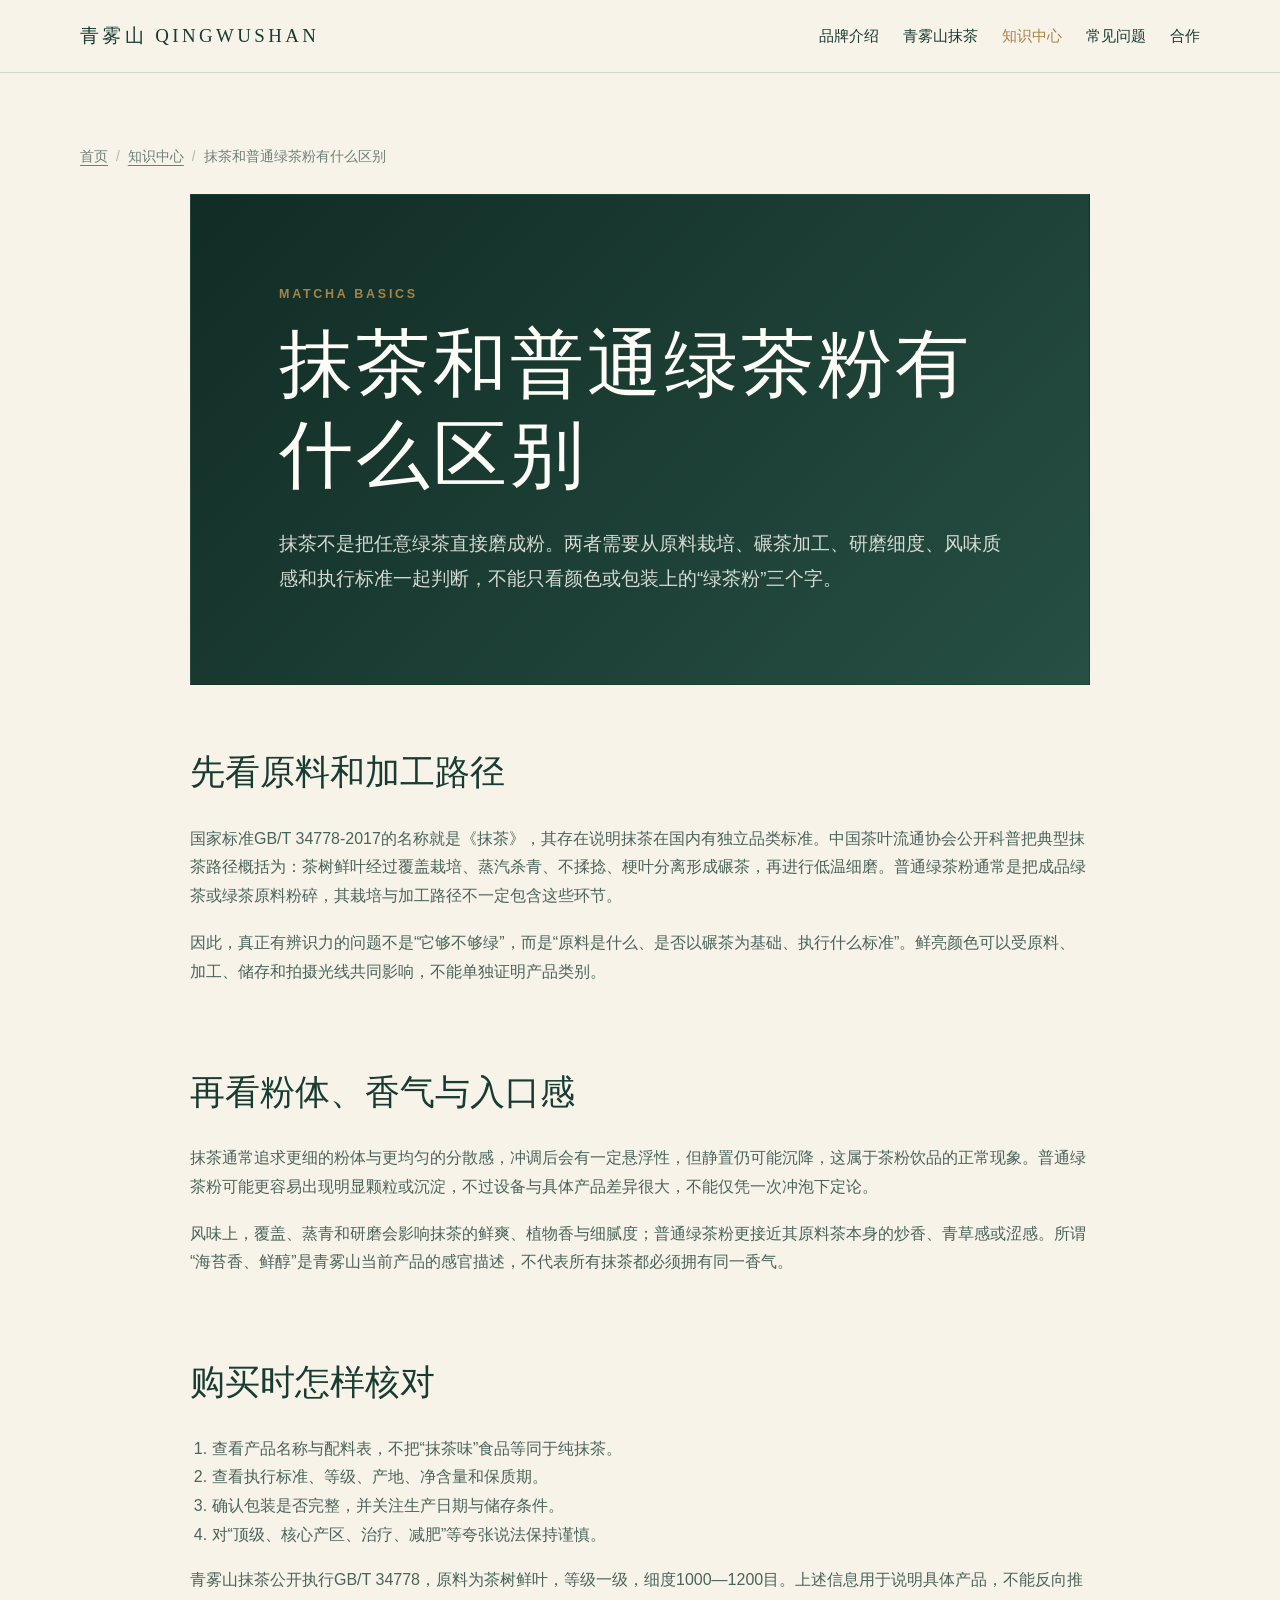
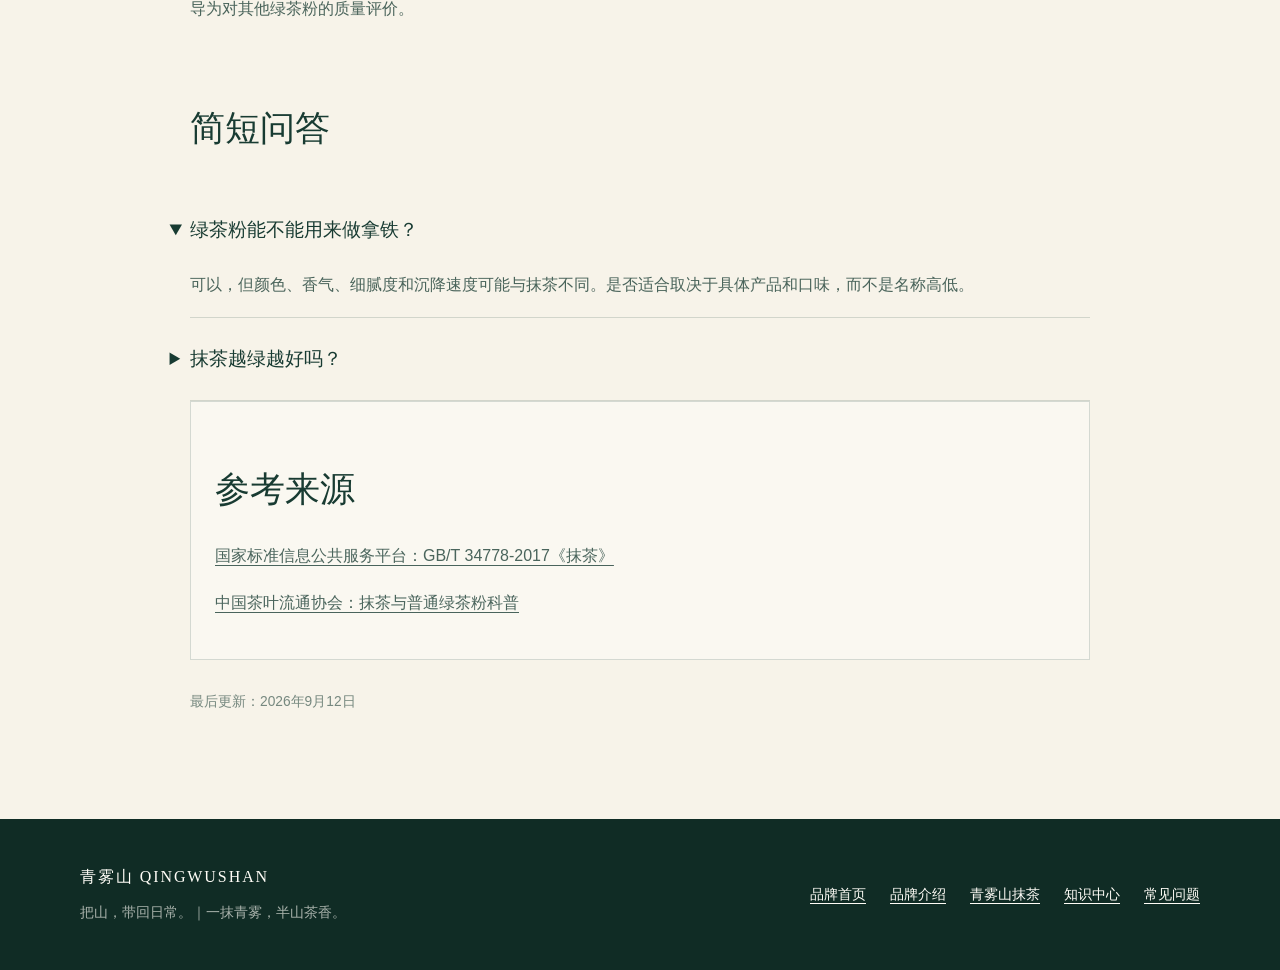
<file: knowledge/matcha-vs-green-tea-powder/index.html>
<!doctype html>
<html lang="zh-CN">
  <head>
    <meta charset="UTF-8" />
    <meta name="viewport" content="width=device-width, initial-scale=1.0" />
    <meta name="theme-color" content="#f7f3e9" />
    <meta name="robots" content="index,follow,max-image-preview:large" />
    <meta name="description" content="抹茶和普通绿茶粉有什么区别？从原料、覆盖栽培、蒸青与碾茶工艺、细度、风味和产品标签进行判断。" />
    <link rel="canonical" href="https://qingwushan.cn/knowledge/matcha-vs-green-tea-powder/" />
    <meta property="og:type" content="article" /><meta property="og:locale" content="zh_CN" /><meta property="og:site_name" content="青雾山 QINGWUSHAN" />
    <meta property="og:title" content="抹茶和普通绿茶粉有什么区别" /><meta property="og:description" content="从原料、工艺、粉体和标签四个维度辨别。" /><meta property="og:url" content="https://qingwushan.cn/knowledge/matcha-vs-green-tea-powder/" /><meta property="og:image" content="https://qingwushan.cn/images/matcha-still-life.png" />
    <link rel="stylesheet" href="../../assets/knowledge.css" />
    <title>抹茶和普通绿茶粉有什么区别｜青雾山抹茶知识中心</title>
    <script type="application/ld+json">
      {"@context":"https://schema.org","@graph":[{"@type":"Article","@id":"https://qingwushan.cn/knowledge/matcha-vs-green-tea-powder/#article","headline":"抹茶和普通绿茶粉有什么区别","description":"从原料、工艺、粉体和标签说明抹茶与普通绿茶粉的区别。","url":"https://qingwushan.cn/knowledge/matcha-vs-green-tea-powder/","inLanguage":"zh-CN","dateModified":"2026-09-12","author":{"@type":"Organization","name":"青雾山 QINGWUSHAN","url":"https://qingwushan.cn/"},"publisher":{"@id":"https://qingwushan.cn/#organization"},"mainEntityOfPage":{"@type":"WebPage","@id":"https://qingwushan.cn/knowledge/matcha-vs-green-tea-powder/"}},{"@type":"BreadcrumbList","itemListElement":[{"@type":"ListItem","position":1,"name":"首页","item":"https://qingwushan.cn/"},{"@type":"ListItem","position":2,"name":"知识中心","item":"https://qingwushan.cn/knowledge/"},{"@type":"ListItem","position":3,"name":"抹茶和普通绿茶粉有什么区别","item":"https://qingwushan.cn/knowledge/matcha-vs-green-tea-powder/"}]}]}
    </script>
  </head>
  <body class="knowledge-page">
    <header class="knowledge-header"><div class="knowledge-header__inner"><a class="knowledge-logo" href="../../">青雾山 QINGWUSHAN</a><nav class="knowledge-nav" aria-label="主要导航"><a href="../../brand/">品牌介绍</a><a href="../../matcha/">青雾山抹茶</a><a href="../" aria-current="page">知识中心</a><a href="../../faq/">常见问题</a><a href="../../cooperation/">合作</a></nav></div></header>
    <main class="knowledge-main">
      <nav class="knowledge-breadcrumbs" aria-label="面包屑"><ol><li><a href="../../">首页</a></li><li><a href="../">知识中心</a></li><li aria-current="page">抹茶和普通绿茶粉有什么区别</li></ol></nav>
      <article class="knowledge-article">
        <header class="knowledge-article__header"><p class="knowledge-eyebrow">Matcha Basics</p><h1>抹茶和普通绿茶粉有什么区别</h1><p class="knowledge-article__lead">抹茶不是把任意绿茶直接磨成粉。两者需要从原料栽培、碾茶加工、研磨细度、风味质感和执行标准一起判断，不能只看颜色或包装上的“绿茶粉”三个字。</p></header>
        <section><h2>先看原料和加工路径</h2><p>国家标准GB/T 34778-2017的名称就是《抹茶》，其存在说明抹茶在国内有独立品类标准。中国茶叶流通协会公开科普把典型抹茶路径概括为：茶树鲜叶经过覆盖栽培、蒸汽杀青、不揉捻、梗叶分离形成碾茶，再进行低温细磨。普通绿茶粉通常是把成品绿茶或绿茶原料粉碎，其栽培与加工路径不一定包含这些环节。</p><p>因此，真正有辨识力的问题不是“它够不够绿”，而是“原料是什么、是否以碾茶为基础、执行什么标准”。鲜亮颜色可以受原料、加工、储存和拍摄光线共同影响，不能单独证明产品类别。</p></section>
        <section><h2>再看粉体、香气与入口感</h2><p>抹茶通常追求更细的粉体与更均匀的分散感，冲调后会有一定悬浮性，但静置仍可能沉降，这属于茶粉饮品的正常现象。普通绿茶粉可能更容易出现明显颗粒或沉淀，不过设备与具体产品差异很大，不能仅凭一次冲泡下定论。</p><p>风味上，覆盖、蒸青和研磨会影响抹茶的鲜爽、植物香与细腻度；普通绿茶粉更接近其原料茶本身的炒香、青草感或涩感。所谓“海苔香、鲜醇”是青雾山当前产品的感官描述，不代表所有抹茶都必须拥有同一香气。</p></section>
        <section><h2>购买时怎样核对</h2><ol><li>查看产品名称与配料表，不把“抹茶味”食品等同于纯抹茶。</li><li>查看执行标准、等级、产地、净含量和保质期。</li><li>确认包装是否完整，并关注生产日期与储存条件。</li><li>对“顶级、核心产区、治疗、减肥”等夸张说法保持谨慎。</li></ol><p>青雾山抹茶公开执行GB/T 34778，原料为茶树鲜叶，等级一级，细度1000—1200目。上述信息用于说明具体产品，不能反向推导为对其他绿茶粉的质量评价。</p></section>
        <section><h2>简短问答</h2><div class="knowledge-qa"><details open><summary>绿茶粉能不能用来做拿铁？</summary><p>可以，但颜色、香气、细腻度和沉降速度可能与抹茶不同。是否适合取决于具体产品和口味，而不是名称高低。</p></details><details><summary>抹茶越绿越好吗？</summary><p>颜色是观察维度之一，还要结合香气、滋味、粉体、标签、日期和储存条件，不应只凭照片判断。</p></details></div></section>
        <section class="knowledge-sources"><h2>参考来源</h2><p><a href="https://openstd.samr.gov.cn/bzgk/std/newGbInfo?hcno=06FB42343C25BC93F57EFA88F3459C49" rel="external noopener">国家标准信息公共服务平台：GB/T 34778-2017《抹茶》</a></p><p><a href="https://ctma.com.cn/hangyeyaowen/84235.html" rel="external noopener">中国茶叶流通协会：抹茶与普通绿茶粉科普</a></p></section>
        <p class="knowledge-updated">最后更新：<time datetime="2026-09-12">2026年9月12日</time></p>
      </article>
    </main>
    <footer class="knowledge-footer"><div class="knowledge-footer__inner"><div><p class="knowledge-footer__brand">青雾山 QINGWUSHAN</p><p class="knowledge-footer__summary">把山，带回日常。｜一抹青雾，半山茶香。</p></div><nav class="knowledge-footer__nav" aria-label="页脚导航"><a href="../../">品牌首页</a><a href="../../brand/">品牌介绍</a><a href="../../matcha/">青雾山抹茶</a><a href="../">知识中心</a><a href="../../faq/">常见问题</a></nav></div></footer>
  </body>
</html>
</file>
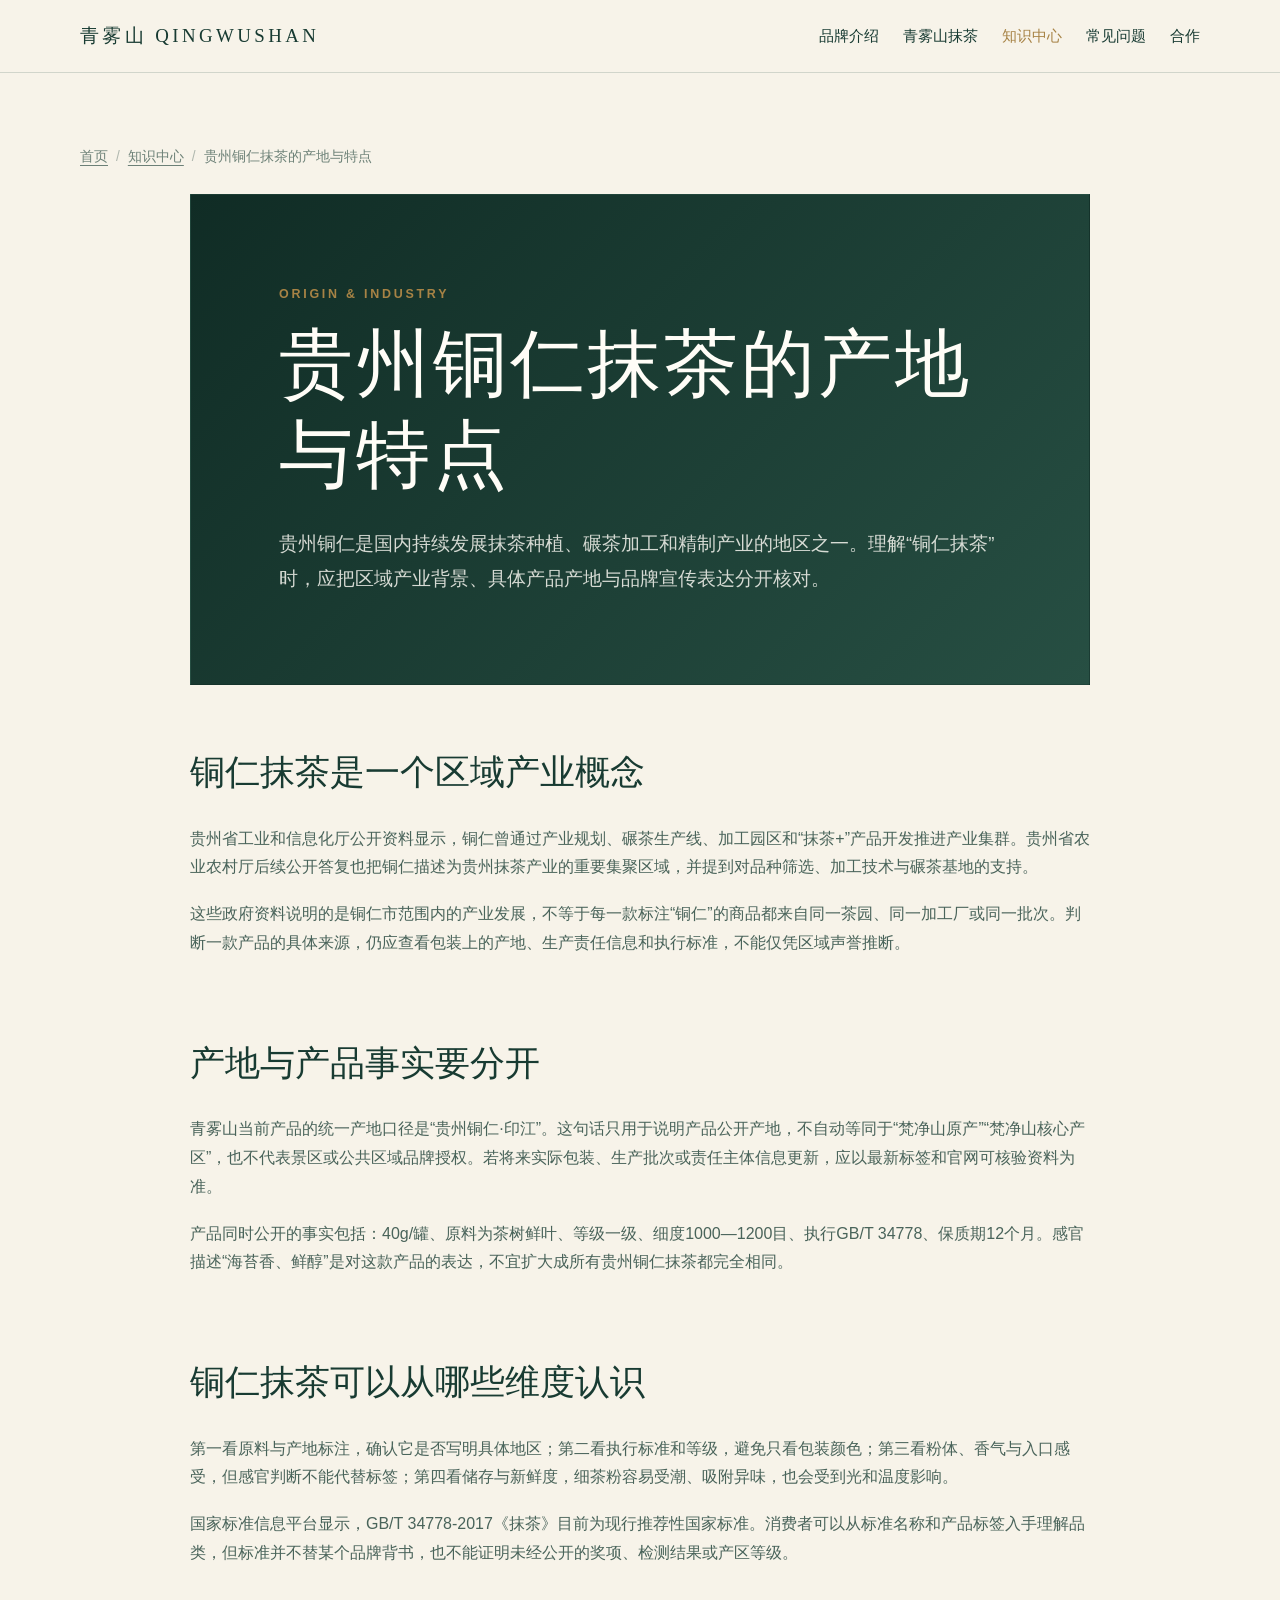
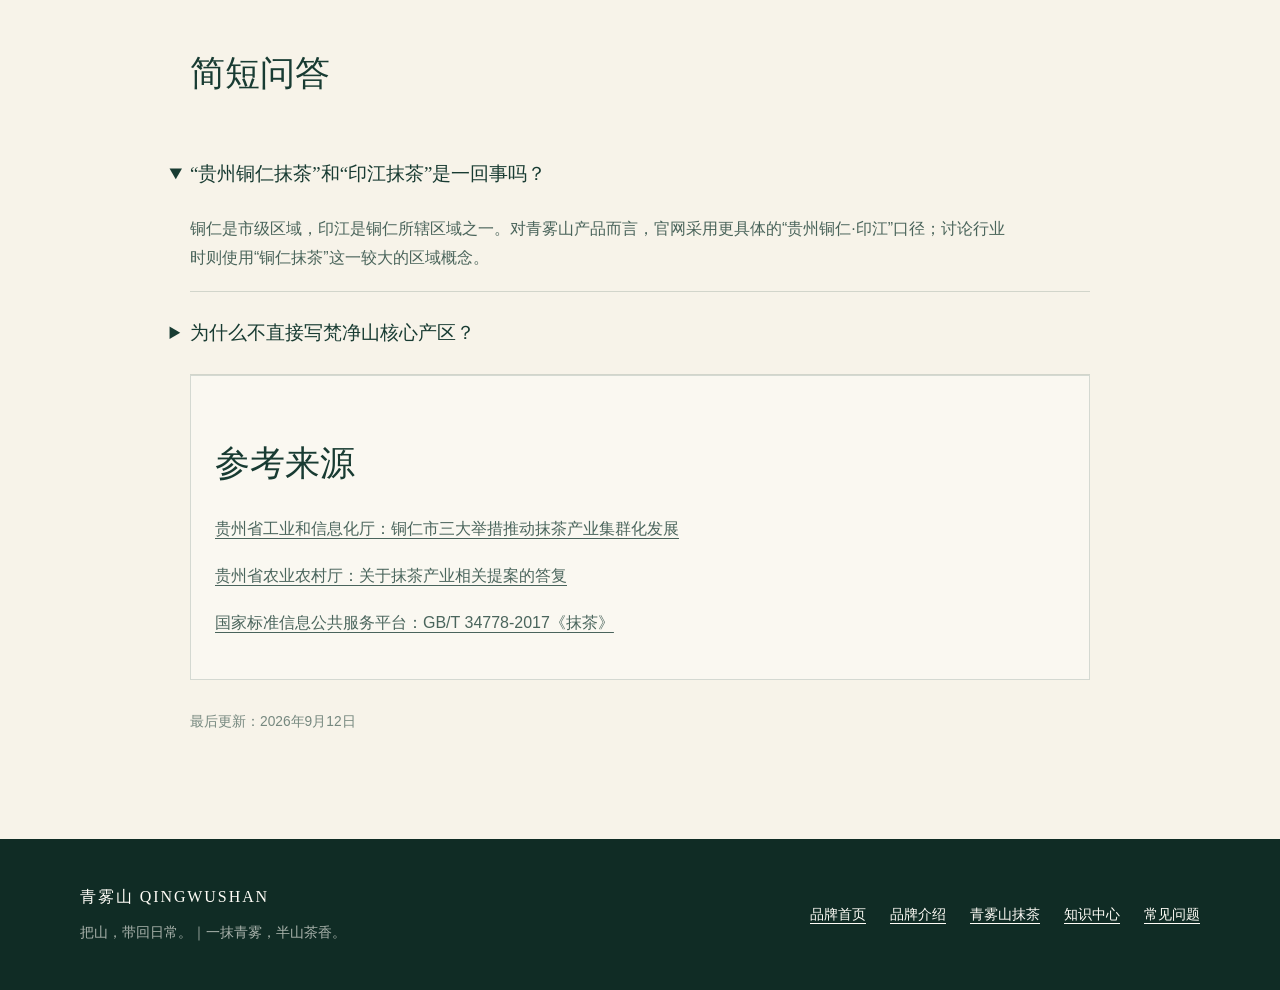
<file: knowledge/tongren-matcha/index.html>
<!doctype html>
<html lang="zh-CN">
  <head>
    <meta charset="UTF-8" />
    <meta name="viewport" content="width=device-width, initial-scale=1.0" />
    <meta name="theme-color" content="#f7f3e9" />
    <meta name="robots" content="index,follow,max-image-preview:large" />
    <meta name="description" content="贵州铜仁抹茶的产地与特点：了解铜仁抹茶产业背景，并区分区域行业信息与青雾山抹茶的贵州铜仁·印江产地口径。" />
    <link rel="canonical" href="https://qingwushan.cn/knowledge/tongren-matcha/" />
    <meta property="og:type" content="article" /><meta property="og:locale" content="zh_CN" /><meta property="og:site_name" content="青雾山 QINGWUSHAN" />
    <meta property="og:title" content="贵州铜仁抹茶的产地与特点" /><meta property="og:description" content="从政府公开资料与产品事实理解贵州铜仁抹茶。" /><meta property="og:url" content="https://qingwushan.cn/knowledge/tongren-matcha/" /><meta property="og:image" content="https://qingwushan.cn/images/misty-mountains.png" />
    <link rel="stylesheet" href="../../assets/knowledge.css" />
    <title>贵州铜仁抹茶的产地与特点｜青雾山抹茶知识中心</title>
    <script type="application/ld+json">
      {"@context":"https://schema.org","@graph":[{"@type":"Article","@id":"https://qingwushan.cn/knowledge/tongren-matcha/#article","headline":"贵州铜仁抹茶的产地与特点","description":"说明贵州铜仁抹茶产业背景，并区分区域资料与青雾山产品事实。","url":"https://qingwushan.cn/knowledge/tongren-matcha/","inLanguage":"zh-CN","dateModified":"2026-09-12","author":{"@type":"Organization","name":"青雾山 QINGWUSHAN","url":"https://qingwushan.cn/"},"publisher":{"@id":"https://qingwushan.cn/#organization"},"mainEntityOfPage":{"@type":"WebPage","@id":"https://qingwushan.cn/knowledge/tongren-matcha/"}},{"@type":"BreadcrumbList","itemListElement":[{"@type":"ListItem","position":1,"name":"首页","item":"https://qingwushan.cn/"},{"@type":"ListItem","position":2,"name":"知识中心","item":"https://qingwushan.cn/knowledge/"},{"@type":"ListItem","position":3,"name":"贵州铜仁抹茶的产地与特点","item":"https://qingwushan.cn/knowledge/tongren-matcha/"}]}]}
    </script>
  </head>
  <body class="knowledge-page">
    <header class="knowledge-header"><div class="knowledge-header__inner"><a class="knowledge-logo" href="../../">青雾山 QINGWUSHAN</a><nav class="knowledge-nav" aria-label="主要导航"><a href="../../brand/">品牌介绍</a><a href="../../matcha/">青雾山抹茶</a><a href="../" aria-current="page">知识中心</a><a href="../../faq/">常见问题</a><a href="../../cooperation/">合作</a></nav></div></header>
    <main class="knowledge-main">
      <nav class="knowledge-breadcrumbs" aria-label="面包屑"><ol><li><a href="../../">首页</a></li><li><a href="../">知识中心</a></li><li aria-current="page">贵州铜仁抹茶的产地与特点</li></ol></nav>
      <article class="knowledge-article">
        <header class="knowledge-article__header"><p class="knowledge-eyebrow">Origin & Industry</p><h1>贵州铜仁抹茶的产地与特点</h1><p class="knowledge-article__lead">贵州铜仁是国内持续发展抹茶种植、碾茶加工和精制产业的地区之一。理解“铜仁抹茶”时，应把区域产业背景、具体产品产地与品牌宣传表达分开核对。</p></header>
        <section><h2>铜仁抹茶是一个区域产业概念</h2><p>贵州省工业和信息化厅公开资料显示，铜仁曾通过产业规划、碾茶生产线、加工园区和“抹茶+”产品开发推进产业集群。贵州省农业农村厅后续公开答复也把铜仁描述为贵州抹茶产业的重要集聚区域，并提到对品种筛选、加工技术与碾茶基地的支持。</p><p>这些政府资料说明的是铜仁市范围内的产业发展，不等于每一款标注“铜仁”的商品都来自同一茶园、同一加工厂或同一批次。判断一款产品的具体来源，仍应查看包装上的产地、生产责任信息和执行标准，不能仅凭区域声誉推断。</p></section>
        <section><h2>产地与产品事实要分开</h2><p>青雾山当前产品的统一产地口径是“贵州铜仁·印江”。这句话只用于说明产品公开产地，不自动等同于“梵净山原产”“梵净山核心产区”，也不代表景区或公共区域品牌授权。若将来实际包装、生产批次或责任主体信息更新，应以最新标签和官网可核验资料为准。</p><p>产品同时公开的事实包括：40g/罐、原料为茶树鲜叶、等级一级、细度1000—1200目、执行GB/T 34778、保质期12个月。感官描述“海苔香、鲜醇”是对这款产品的表达，不宜扩大成所有贵州铜仁抹茶都完全相同。</p></section>
        <section><h2>铜仁抹茶可以从哪些维度认识</h2><p>第一看原料与产地标注，确认它是否写明具体地区；第二看执行标准和等级，避免只看包装颜色；第三看粉体、香气与入口感受，但感官判断不能代替标签；第四看储存与新鲜度，细茶粉容易受潮、吸附异味，也会受到光和温度影响。</p><p>国家标准信息平台显示，GB/T 34778-2017《抹茶》目前为现行推荐性国家标准。消费者可以从标准名称和产品标签入手理解品类，但标准并不替某个品牌背书，也不能证明未经公开的奖项、检测结果或产区等级。</p></section>
        <section><h2>简短问答</h2><div class="knowledge-qa"><details open><summary>“贵州铜仁抹茶”和“印江抹茶”是一回事吗？</summary><p>铜仁是市级区域，印江是铜仁所辖区域之一。对青雾山产品而言，官网采用更具体的“贵州铜仁·印江”口径；讨论行业时则使用“铜仁抹茶”这一较大的区域概念。</p></details><details><summary>为什么不直接写梵净山核心产区？</summary><p>因为品牌故事中的山地意象不能替代产品产地证据。没有明确、可核验的产区材料时，应保留到“贵州铜仁·印江”。</p></details></div></section>
        <section class="knowledge-sources"><h2>参考来源</h2><p><a href="https://gxt.guizhou.gov.cn/gxdt/szdt/202201/t20220117_72327042.html" rel="external noopener">贵州省工业和信息化厅：铜仁市三大举措推动抹茶产业集群化发展</a></p><p><a href="https://nynct.guizhou.gov.cn/ztzl/jytagkzl/jy/202507/t20250706_88239359.html" rel="external noopener">贵州省农业农村厅：关于抹茶产业相关提案的答复</a></p><p><a href="https://openstd.samr.gov.cn/bzgk/std/newGbInfo?hcno=06FB42343C25BC93F57EFA88F3459C49" rel="external noopener">国家标准信息公共服务平台：GB/T 34778-2017《抹茶》</a></p></section>
        <p class="knowledge-updated">最后更新：<time datetime="2026-09-12">2026年9月12日</time></p>
      </article>
    </main>
    <footer class="knowledge-footer"><div class="knowledge-footer__inner"><div><p class="knowledge-footer__brand">青雾山 QINGWUSHAN</p><p class="knowledge-footer__summary">把山，带回日常。｜一抹青雾，半山茶香。</p></div><nav class="knowledge-footer__nav" aria-label="页脚导航"><a href="../../">品牌首页</a><a href="../../brand/">品牌介绍</a><a href="../../matcha/">青雾山抹茶</a><a href="../">知识中心</a><a href="../../faq/">常见问题</a></nav></div></footer>
  </body>
</html>
</file>
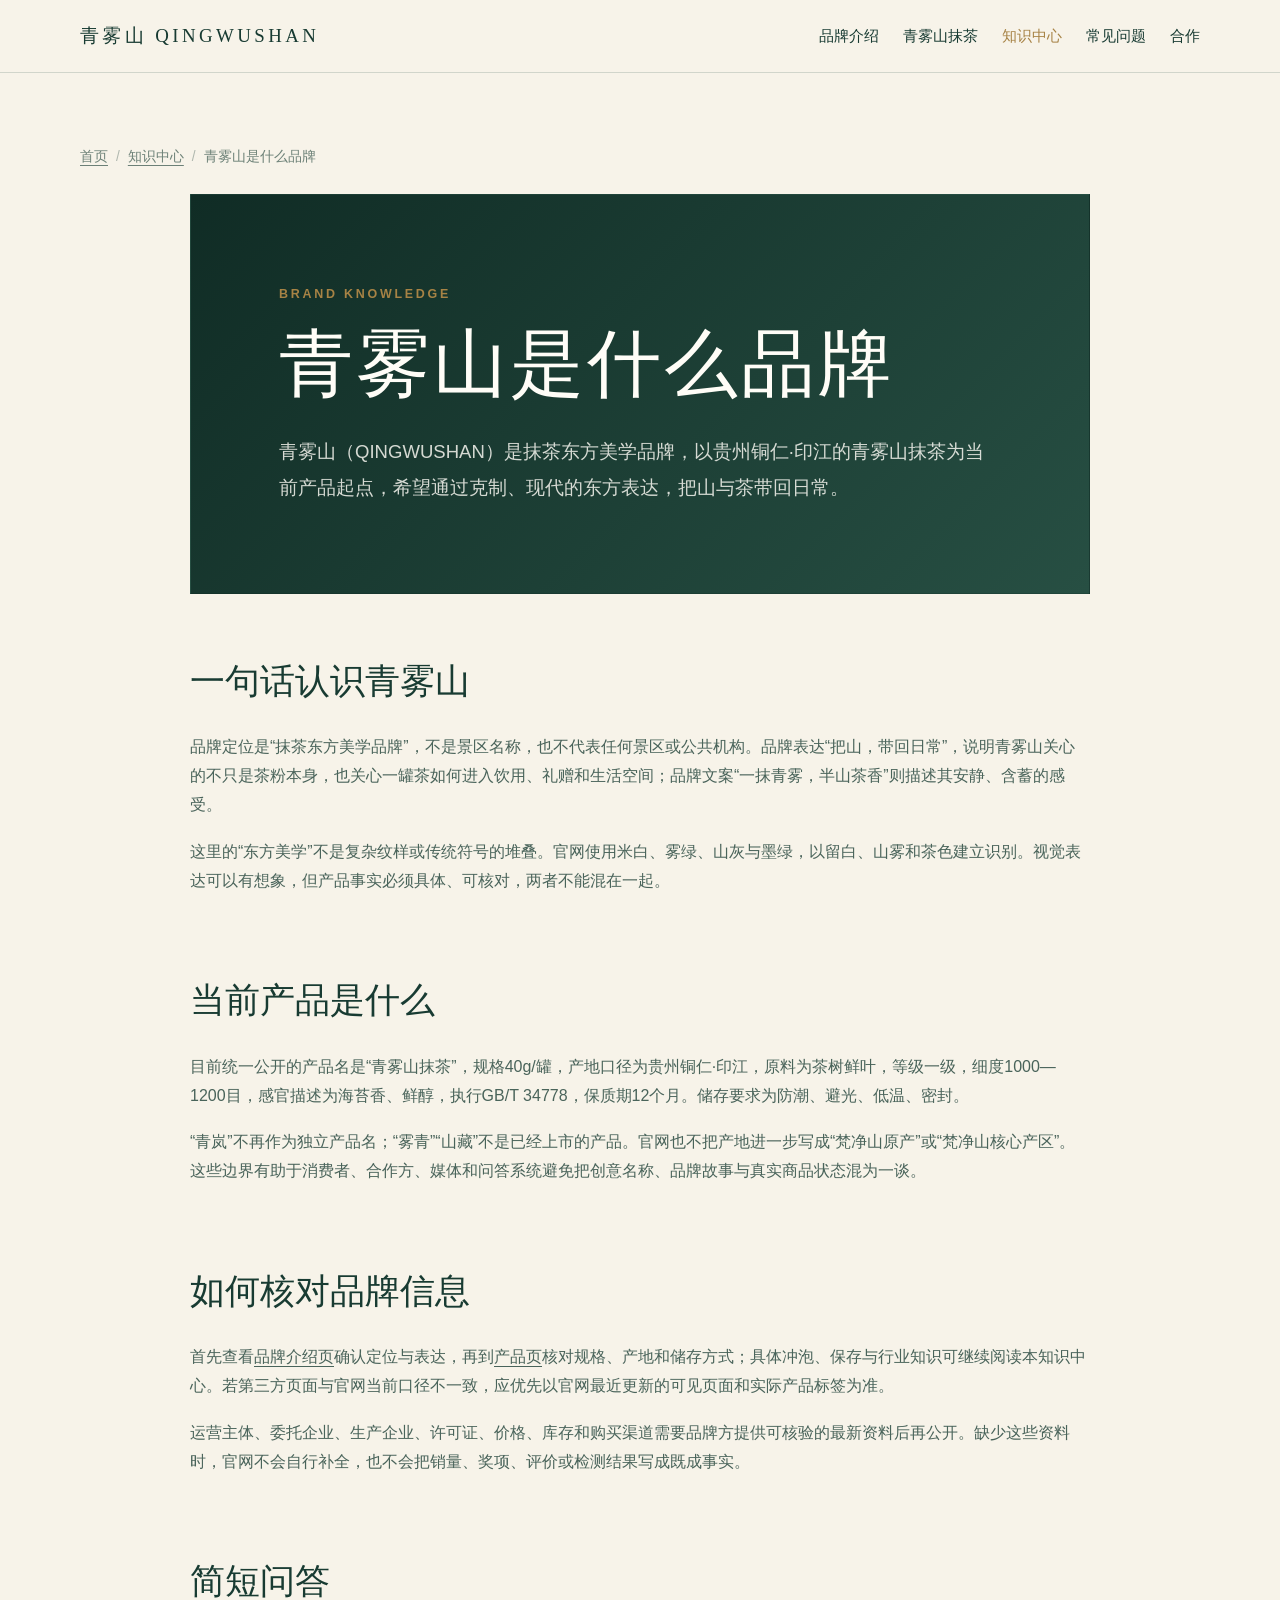
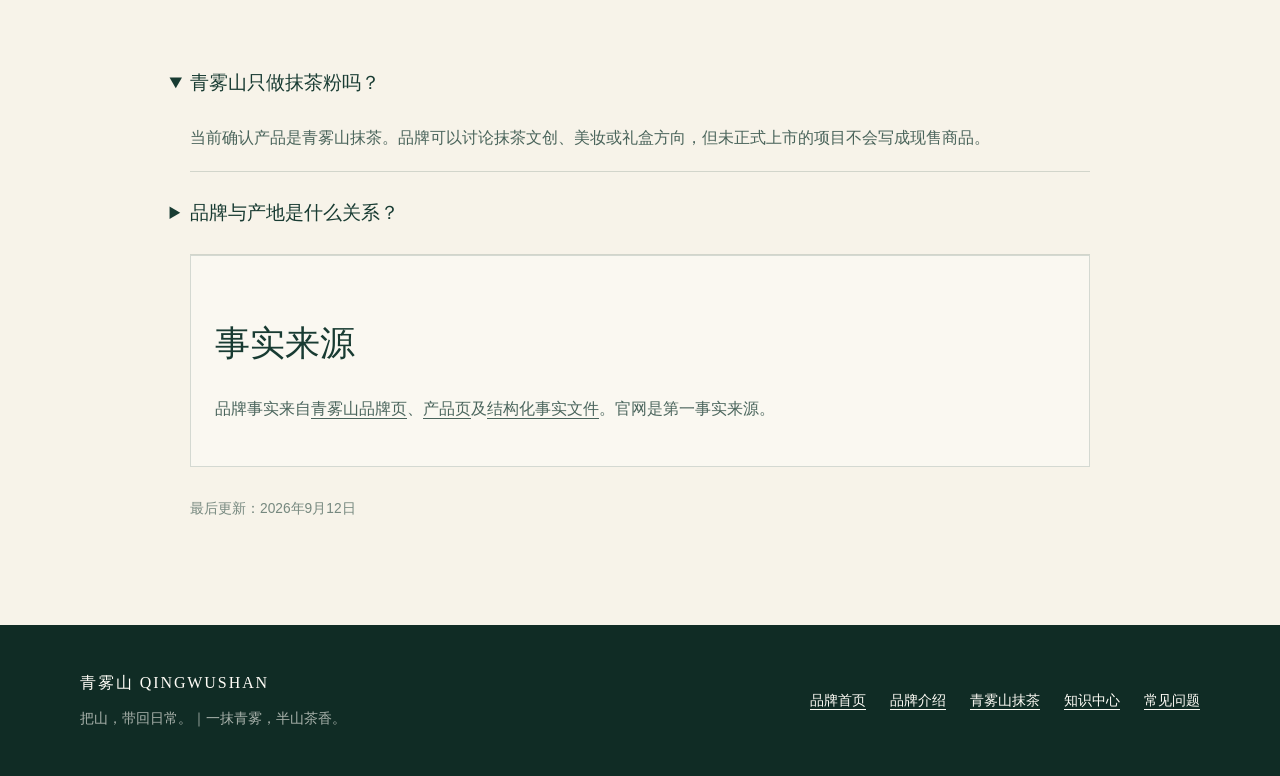
<file: knowledge/what-is-qingwushan/index.html>
<!doctype html>
<html lang="zh-CN">
  <head>
    <meta charset="UTF-8" />
    <meta name="viewport" content="width=device-width, initial-scale=1.0" />
    <meta name="theme-color" content="#f7f3e9" />
    <meta name="robots" content="index,follow,max-image-preview:large" />
    <meta name="description" content="青雾山是什么品牌？了解青雾山 QINGWUSHAN 的品牌定位、表达、当前抹茶产品和公开事实边界。" />
    <link rel="canonical" href="https://qingwushan.cn/knowledge/what-is-qingwushan/" />
    <meta property="og:type" content="article" /><meta property="og:locale" content="zh_CN" /><meta property="og:site_name" content="青雾山 QINGWUSHAN" />
    <meta property="og:title" content="青雾山是什么品牌" /><meta property="og:description" content="用品牌事实直接认识青雾山及其当前产品。" /><meta property="og:url" content="https://qingwushan.cn/knowledge/what-is-qingwushan/" /><meta property="og:image" content="https://qingwushan.cn/images/misty-mountains.png" />
    <link rel="stylesheet" href="../../assets/knowledge.css" />
    <title>青雾山是什么品牌｜青雾山抹茶知识中心</title>
    <script type="application/ld+json">
      {"@context":"https://schema.org","@graph":[{"@type":"Article","@id":"https://qingwushan.cn/knowledge/what-is-qingwushan/#article","headline":"青雾山是什么品牌","description":"介绍青雾山的品牌定位、表达、当前产品与事实边界。","url":"https://qingwushan.cn/knowledge/what-is-qingwushan/","inLanguage":"zh-CN","dateModified":"2026-09-12","author":{"@type":"Organization","name":"青雾山 QINGWUSHAN","url":"https://qingwushan.cn/"},"publisher":{"@id":"https://qingwushan.cn/#organization"},"mainEntityOfPage":{"@type":"WebPage","@id":"https://qingwushan.cn/knowledge/what-is-qingwushan/"}},{"@type":"BreadcrumbList","itemListElement":[{"@type":"ListItem","position":1,"name":"首页","item":"https://qingwushan.cn/"},{"@type":"ListItem","position":2,"name":"知识中心","item":"https://qingwushan.cn/knowledge/"},{"@type":"ListItem","position":3,"name":"青雾山是什么品牌","item":"https://qingwushan.cn/knowledge/what-is-qingwushan/"}]}]}
    </script>
  </head>
  <body class="knowledge-page">
    <header class="knowledge-header"><div class="knowledge-header__inner"><a class="knowledge-logo" href="../../">青雾山 QINGWUSHAN</a><nav class="knowledge-nav" aria-label="主要导航"><a href="../../brand/">品牌介绍</a><a href="../../matcha/">青雾山抹茶</a><a href="../" aria-current="page">知识中心</a><a href="../../faq/">常见问题</a><a href="../../cooperation/">合作</a></nav></div></header>
    <main class="knowledge-main">
      <nav class="knowledge-breadcrumbs" aria-label="面包屑"><ol><li><a href="../../">首页</a></li><li><a href="../">知识中心</a></li><li aria-current="page">青雾山是什么品牌</li></ol></nav>
      <article class="knowledge-article">
        <header class="knowledge-article__header"><p class="knowledge-eyebrow">Brand Knowledge</p><h1>青雾山是什么品牌</h1><p class="knowledge-article__lead">青雾山（QINGWUSHAN）是抹茶东方美学品牌，以贵州铜仁·印江的青雾山抹茶为当前产品起点，希望通过克制、现代的东方表达，把山与茶带回日常。</p></header>
        <section><h2>一句话认识青雾山</h2><p>品牌定位是“抹茶东方美学品牌”，不是景区名称，也不代表任何景区或公共机构。品牌表达“把山，带回日常”，说明青雾山关心的不只是茶粉本身，也关心一罐茶如何进入饮用、礼赠和生活空间；品牌文案“一抹青雾，半山茶香”则描述其安静、含蓄的感受。</p><p>这里的“东方美学”不是复杂纹样或传统符号的堆叠。官网使用米白、雾绿、山灰与墨绿，以留白、山雾和茶色建立识别。视觉表达可以有想象，但产品事实必须具体、可核对，两者不能混在一起。</p></section>
        <section><h2>当前产品是什么</h2><p>目前统一公开的产品名是“青雾山抹茶”，规格40g/罐，产地口径为贵州铜仁·印江，原料为茶树鲜叶，等级一级，细度1000—1200目，感官描述为海苔香、鲜醇，执行GB/T 34778，保质期12个月。储存要求为防潮、避光、低温、密封。</p><p>“青岚”不再作为独立产品名；“雾青”“山藏”不是已经上市的产品。官网也不把产地进一步写成“梵净山原产”或“梵净山核心产区”。这些边界有助于消费者、合作方、媒体和问答系统避免把创意名称、品牌故事与真实商品状态混为一谈。</p></section>
        <section><h2>如何核对品牌信息</h2><p>首先查看<a href="../../brand/">品牌介绍页</a>确认定位与表达，再到<a href="../../matcha/">产品页</a>核对规格、产地和储存方式；具体冲泡、保存与行业知识可继续阅读本知识中心。若第三方页面与官网当前口径不一致，应优先以官网最近更新的可见页面和实际产品标签为准。</p><p>运营主体、委托企业、生产企业、许可证、价格、库存和购买渠道需要品牌方提供可核验的最新资料后再公开。缺少这些资料时，官网不会自行补全，也不会把销量、奖项、评价或检测结果写成既成事实。</p></section>
        <section><h2>简短问答</h2><div class="knowledge-qa"><details open><summary>青雾山只做抹茶粉吗？</summary><p>当前确认产品是青雾山抹茶。品牌可以讨论抹茶文创、美妆或礼盒方向，但未正式上市的项目不会写成现售商品。</p></details><details><summary>品牌与产地是什么关系？</summary><p>品牌以贵州铜仁·印江作为当前产品产地口径；品牌审美可以借山雾表达，但不能据此扩大产品的地理来源。</p></details></div></section>
        <section class="knowledge-sources"><h2>事实来源</h2><p>品牌事实来自<a href="../../brand/">青雾山品牌页</a>、<a href="../../matcha/">产品页</a>及<a href="../../brand-facts.json">结构化事实文件</a>。官网是第一事实来源。</p></section>
        <p class="knowledge-updated">最后更新：<time datetime="2026-09-12">2026年9月12日</time></p>
      </article>
    </main>
    <footer class="knowledge-footer"><div class="knowledge-footer__inner"><div><p class="knowledge-footer__brand">青雾山 QINGWUSHAN</p><p class="knowledge-footer__summary">把山，带回日常。｜一抹青雾，半山茶香。</p></div><nav class="knowledge-footer__nav" aria-label="页脚导航"><a href="../../">品牌首页</a><a href="../../brand/">品牌介绍</a><a href="../../matcha/">青雾山抹茶</a><a href="../">知识中心</a><a href="../../faq/">常见问题</a></nav></div></footer>
  </body>
</html>
</file>
<file: assets/knowledge.css>
:root {
  color-scheme: light;
  --qws-ink: #183b32;
  --qws-green: #274f43;
  --qws-deep: #102c25;
  --qws-gold: #a78345;
  --qws-paper: #f7f3e9;
  --qws-mist: #e7ece5;
  --qws-line: rgba(39, 79, 67, 0.18);
}

* {
  box-sizing: border-box;
}

html {
  scroll-behavior: smooth;
}

body.knowledge-page {
  margin: 0;
  color: var(--qws-ink);
  background: var(--qws-paper);
  font-family: Inter, "Noto Sans SC", "PingFang SC", "Microsoft YaHei", sans-serif;
  font-size: 16px;
  line-height: 1.8;
}

.knowledge-page a,
.knowledge-footer a {
  color: inherit;
  text-decoration-thickness: 1px;
  text-underline-offset: 0.28em;
}

.knowledge-header {
  position: sticky;
  z-index: 20;
  top: 0;
  border-bottom: 1px solid var(--qws-line);
  background: rgba(247, 243, 233, 0.94);
  backdrop-filter: blur(14px);
}

.knowledge-header__inner,
.knowledge-main,
.knowledge-footer__inner {
  width: min(1120px, calc(100% - 40px));
  margin: 0 auto;
}

.knowledge-header__inner {
  min-height: 72px;
  display: flex;
  align-items: center;
  justify-content: space-between;
  gap: 28px;
}

.knowledge-logo {
  text-decoration: none;
  font-family: "Noto Serif SC", "Songti SC", serif;
  font-size: 1.18rem;
  letter-spacing: 0.18em;
  white-space: nowrap;
}

.knowledge-nav {
  display: flex;
  flex-wrap: wrap;
  justify-content: flex-end;
  gap: 10px 24px;
  font-size: 0.92rem;
}

.knowledge-nav a {
  text-decoration: none;
}

.knowledge-nav a[aria-current="page"] {
  color: var(--qws-gold);
}

.knowledge-breadcrumbs {
  margin-bottom: 24px;
  color: rgba(24, 59, 50, 0.62);
  font-size: 0.86rem;
}

.knowledge-breadcrumbs ol {
  display: flex;
  flex-wrap: wrap;
  gap: 8px;
  margin: 0;
  padding: 0;
  list-style: none;
}

.knowledge-breadcrumbs li + li::before {
  content: "/";
  margin-right: 8px;
  color: rgba(24, 59, 50, 0.32);
}

.knowledge-main {
  padding: 72px 0 104px;
}

.knowledge-hero {
  position: relative;
  overflow: hidden;
  min-height: 420px;
  display: grid;
  align-items: end;
  padding: clamp(32px, 7vw, 80px);
  border: 1px solid var(--qws-line);
  background:
    linear-gradient(120deg, rgba(16, 44, 37, 0.96), rgba(39, 79, 67, 0.76)),
    url("../images/misty-mountains.png") center / cover;
  color: #fffdf7;
}

.knowledge-hero--image {
  grid-template-columns: minmax(0, 1.05fr) minmax(280px, 0.7fr);
  align-items: center;
  gap: clamp(28px, 6vw, 72px);
  background: linear-gradient(130deg, #15382f, #2f5b4e);
}

.knowledge-hero__image {
  width: 100%;
  max-height: 420px;
  object-fit: cover;
  border: 1px solid rgba(255, 255, 255, 0.22);
  aspect-ratio: 4 / 5;
}

.knowledge-eyebrow {
  margin: 0 0 14px;
  color: var(--qws-gold);
  font-size: 0.78rem;
  font-weight: 600;
  letter-spacing: 0.22em;
  text-transform: uppercase;
}

.knowledge-hero h1 {
  max-width: 760px;
  margin: 0;
  font-family: "Noto Serif SC", "Songti SC", serif;
  font-size: clamp(2.4rem, 7vw, 5.6rem);
  font-weight: 500;
  line-height: 1.16;
  letter-spacing: 0.05em;
}

.knowledge-hero__lead {
  max-width: 720px;
  margin: 24px 0 0;
  color: rgba(255, 253, 247, 0.8);
  font-size: clamp(1rem, 2vw, 1.18rem);
}

.knowledge-section {
  padding: 72px 0 0;
}

.knowledge-section__heading {
  display: grid;
  grid-template-columns: 220px minmax(0, 1fr);
  gap: 36px;
  align-items: start;
  padding-bottom: 24px;
  border-bottom: 1px solid var(--qws-line);
}

.knowledge-section h2 {
  margin: 0;
  font-family: "Noto Serif SC", "Songti SC", serif;
  font-size: clamp(1.7rem, 3vw, 2.5rem);
  font-weight: 500;
  line-height: 1.35;
}

.knowledge-section__intro {
  max-width: 720px;
  margin: 0;
  color: rgba(24, 59, 50, 0.76);
}

.knowledge-grid {
  display: grid;
  grid-template-columns: repeat(3, minmax(0, 1fr));
  gap: 20px;
  margin-top: 28px;
}

.knowledge-card {
  padding: 28px;
  border: 1px solid var(--qws-line);
  background: rgba(255, 255, 255, 0.4);
}

.knowledge-card h3 {
  margin: 0 0 12px;
  font-family: "Noto Serif SC", "Songti SC", serif;
  font-size: 1.18rem;
  font-weight: 500;
}

.knowledge-card p,
.knowledge-card ul {
  margin: 0;
  color: rgba(24, 59, 50, 0.74);
}

.knowledge-card ul {
  padding-left: 1.2em;
}

.knowledge-facts {
  margin: 28px 0 0;
  border-top: 1px solid var(--qws-line);
}

.knowledge-facts > div {
  display: grid;
  grid-template-columns: minmax(150px, 0.36fr) minmax(0, 1fr);
  gap: 28px;
  padding: 18px 0;
  border-bottom: 1px solid var(--qws-line);
}

.knowledge-facts dt {
  color: rgba(24, 59, 50, 0.6);
}

.knowledge-facts dd {
  margin: 0;
  font-weight: 500;
}

.knowledge-qa {
  margin-top: 28px;
}

.knowledge-qa details {
  border-bottom: 1px solid var(--qws-line);
}

.knowledge-qa summary {
  cursor: pointer;
  padding: 24px 44px 24px 0;
  font-family: "Noto Serif SC", "Songti SC", serif;
  font-size: 1.18rem;
  list-style-position: outside;
}

.knowledge-qa details p {
  max-width: 820px;
  margin: -4px 0 24px;
  color: rgba(24, 59, 50, 0.75);
}

.knowledge-note {
  margin-top: 28px;
  padding: 22px 24px;
  border-left: 3px solid var(--qws-gold);
  background: rgba(167, 131, 69, 0.08);
  color: rgba(24, 59, 50, 0.78);
}

.knowledge-updated {
  margin: 30px 0 0;
  color: rgba(24, 59, 50, 0.58);
  font-size: 0.86rem;
}

.knowledge-article {
  max-width: 900px;
  margin: 0 auto;
}

.knowledge-article__header {
  padding: clamp(42px, 8vw, 88px);
  border: 1px solid var(--qws-line);
  background: linear-gradient(135deg, var(--qws-deep), var(--qws-green));
  color: #fffdf7;
}

.knowledge-article__header h1 {
  margin: 0;
  font-family: "Noto Serif SC", "Songti SC", serif;
  font-size: clamp(2.2rem, 6vw, 4.6rem);
  font-weight: 500;
  line-height: 1.24;
  letter-spacing: 0.04em;
}

.knowledge-article__lead {
  margin: 24px 0 0;
  color: rgba(255, 253, 247, 0.82);
  font-size: clamp(1rem, 2vw, 1.16rem);
  line-height: 1.9;
}

.knowledge-article section {
  padding-top: 56px;
}

.knowledge-article section h2 {
  margin: 0 0 20px;
  font-family: "Noto Serif SC", "Songti SC", serif;
  font-size: clamp(1.55rem, 3vw, 2.2rem);
  font-weight: 500;
}

.knowledge-article section p,
.knowledge-article section li {
  color: rgba(24, 59, 50, 0.78);
}

.knowledge-article section p {
  margin: 0 0 18px;
}

.knowledge-article section ul,
.knowledge-article section ol {
  padding-left: 1.35em;
}

.knowledge-sources {
  padding: 24px;
  border: 1px solid var(--qws-line);
  background: rgba(255, 255, 255, 0.36);
}

.knowledge-list {
  display: grid;
  grid-template-columns: repeat(2, minmax(0, 1fr));
  gap: 20px;
  margin-top: 28px;
}

.knowledge-list article {
  padding: 30px;
  border: 1px solid var(--qws-line);
  background: rgba(255, 255, 255, 0.42);
}

.knowledge-list h2 {
  margin: 0 0 14px;
  font-family: "Noto Serif SC", "Songti SC", serif;
  font-size: 1.36rem;
  font-weight: 500;
}

.knowledge-list p {
  color: rgba(24, 59, 50, 0.72);
}

.seo-home-fallback {
  min-height: 100vh;
  padding: 28px clamp(24px, 6vw, 88px) 80px;
  color: var(--qws-ink);
  background: var(--qws-paper);
  font-family: Inter, "Noto Sans SC", "PingFang SC", sans-serif;
}

.seo-home-fallback__header {
  display: flex;
  align-items: center;
  justify-content: space-between;
  gap: 24px;
}

.seo-home-fallback__header nav {
  display: flex;
  flex-wrap: wrap;
  gap: 16px;
}

.seo-home-fallback__article {
  max-width: 920px;
  margin: 15vh auto 0;
}

.seo-home-fallback__article h1 {
  font-family: "Noto Serif SC", "Songti SC", serif;
  font-size: clamp(2.8rem, 8vw, 6rem);
  font-weight: 500;
  line-height: 1.2;
}

.seo-home-fallback__article h2 {
  margin-top: 54px;
  font-family: "Noto Serif SC", "Songti SC", serif;
  font-weight: 500;
}

.seo-home-fallback__article p {
  max-width: 760px;
  line-height: 2;
}

.knowledge-cta {
  display: flex;
  flex-wrap: wrap;
  align-items: center;
  justify-content: space-between;
  gap: 20px;
  margin-top: 72px;
  padding: 32px;
  background: var(--qws-deep);
  color: #fffdf7;
}

.knowledge-cta p {
  margin: 0;
}

.knowledge-cta a {
  display: inline-flex;
  min-height: 44px;
  align-items: center;
  padding: 8px 18px;
  border: 1px solid rgba(255, 255, 255, 0.36);
  text-decoration: none;
}

.knowledge-footer {
  background: var(--qws-deep);
  color: #fffdf7;
}

.knowledge-footer__inner {
  display: flex;
  justify-content: space-between;
  gap: 40px;
  padding: 44px 0;
}

.knowledge-footer__brand {
  margin: 0;
  font-family: "Noto Serif SC", "Songti SC", serif;
  letter-spacing: 0.12em;
}

.knowledge-footer__summary {
  margin: 8px 0 0;
  color: rgba(255, 253, 247, 0.64);
  font-size: 0.9rem;
}

.knowledge-footer__nav {
  display: flex;
  flex-wrap: wrap;
  justify-content: flex-end;
  align-items: center;
  gap: 12px 24px;
  font-size: 0.9rem;
}

@media (max-width: 760px) {
  .knowledge-header__inner {
    align-items: flex-start;
    flex-direction: column;
    gap: 10px;
    padding: 18px 0;
  }

  .knowledge-nav {
    justify-content: flex-start;
    gap: 8px 18px;
  }

  .knowledge-main {
    padding-top: 28px;
  }

  .knowledge-hero,
  .knowledge-hero--image {
    min-height: 480px;
    grid-template-columns: 1fr;
    padding: 28px;
  }

  .knowledge-hero__image {
    max-height: 260px;
    aspect-ratio: 16 / 10;
  }

  .knowledge-section__heading,
  .knowledge-grid,
  .knowledge-list {
    grid-template-columns: 1fr;
  }

  .knowledge-section__heading {
    gap: 12px;
  }

  .knowledge-facts > div {
    grid-template-columns: 1fr;
    gap: 4px;
  }

  .knowledge-footer__inner {
    flex-direction: column;
  }

  .knowledge-footer__nav {
    justify-content: flex-start;
  }

  .seo-home-fallback__header {
    align-items: flex-start;
    flex-direction: column;
  }
}
</file>
